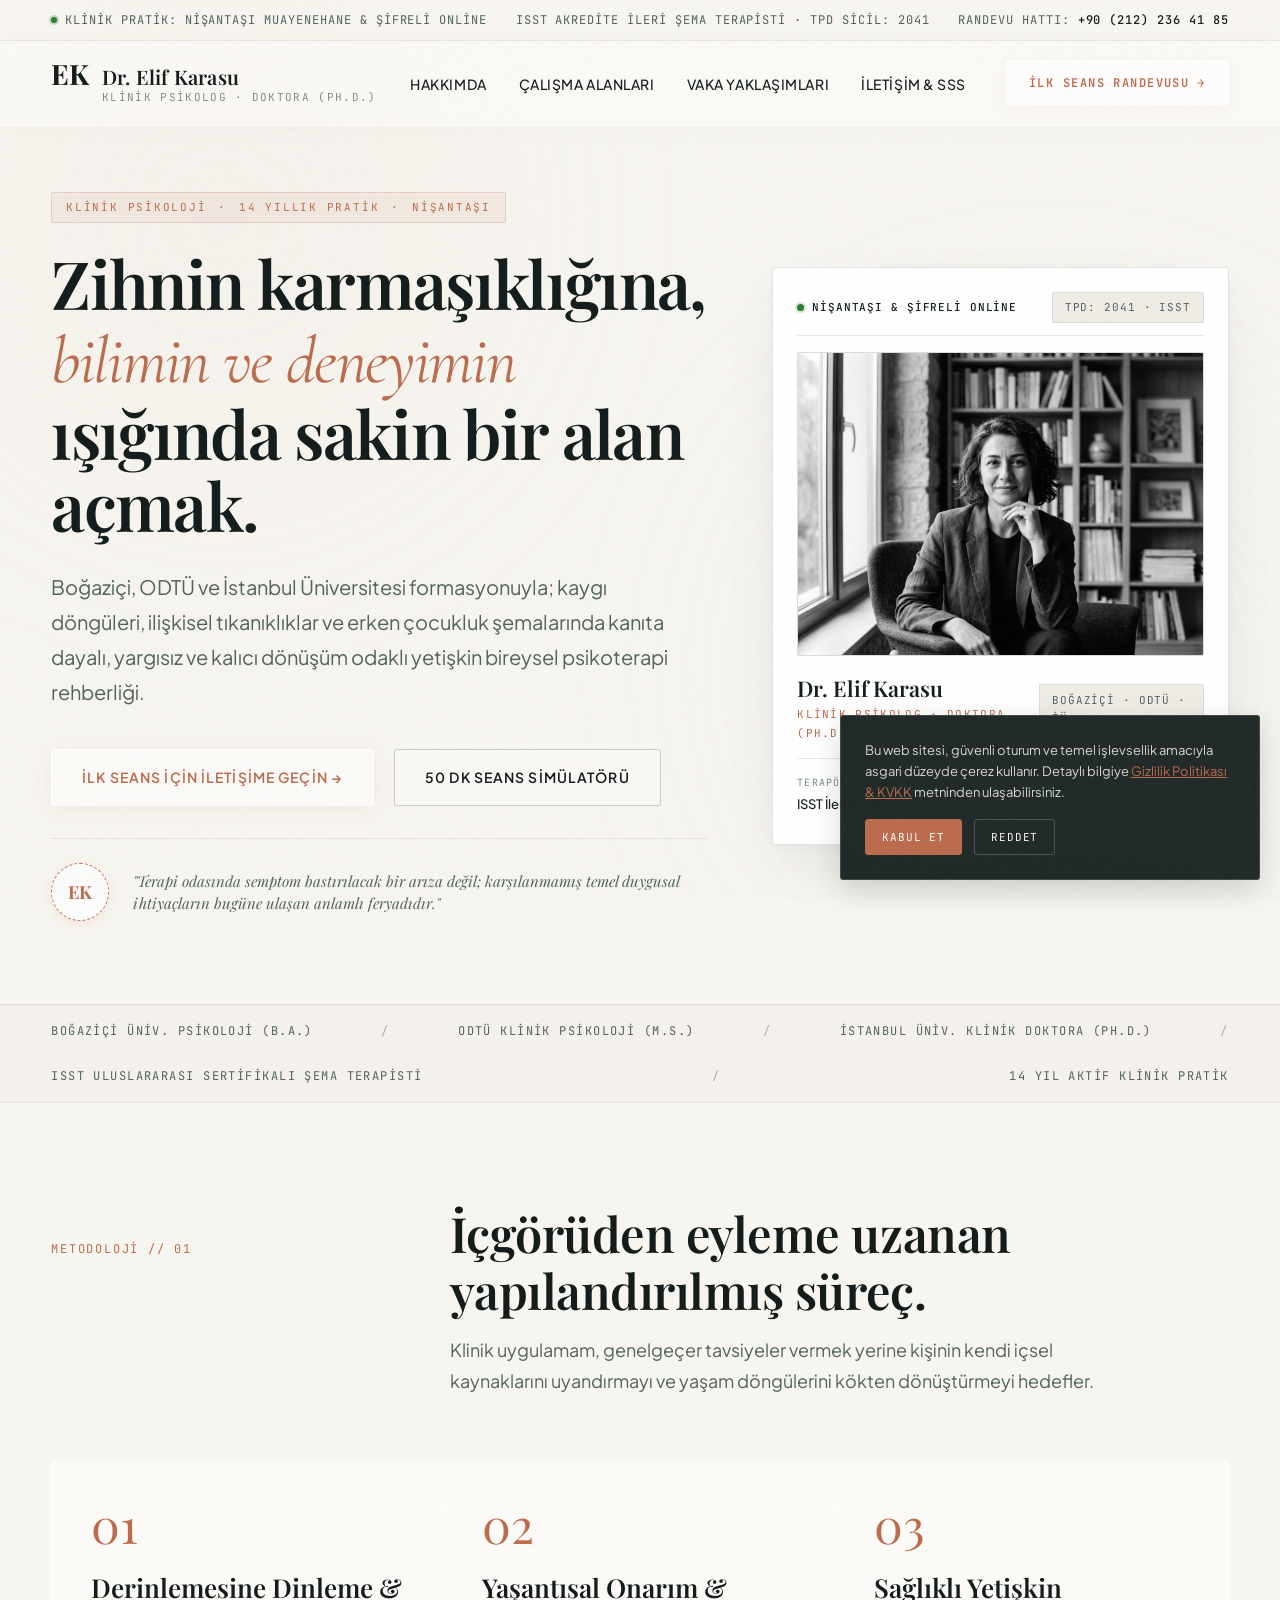
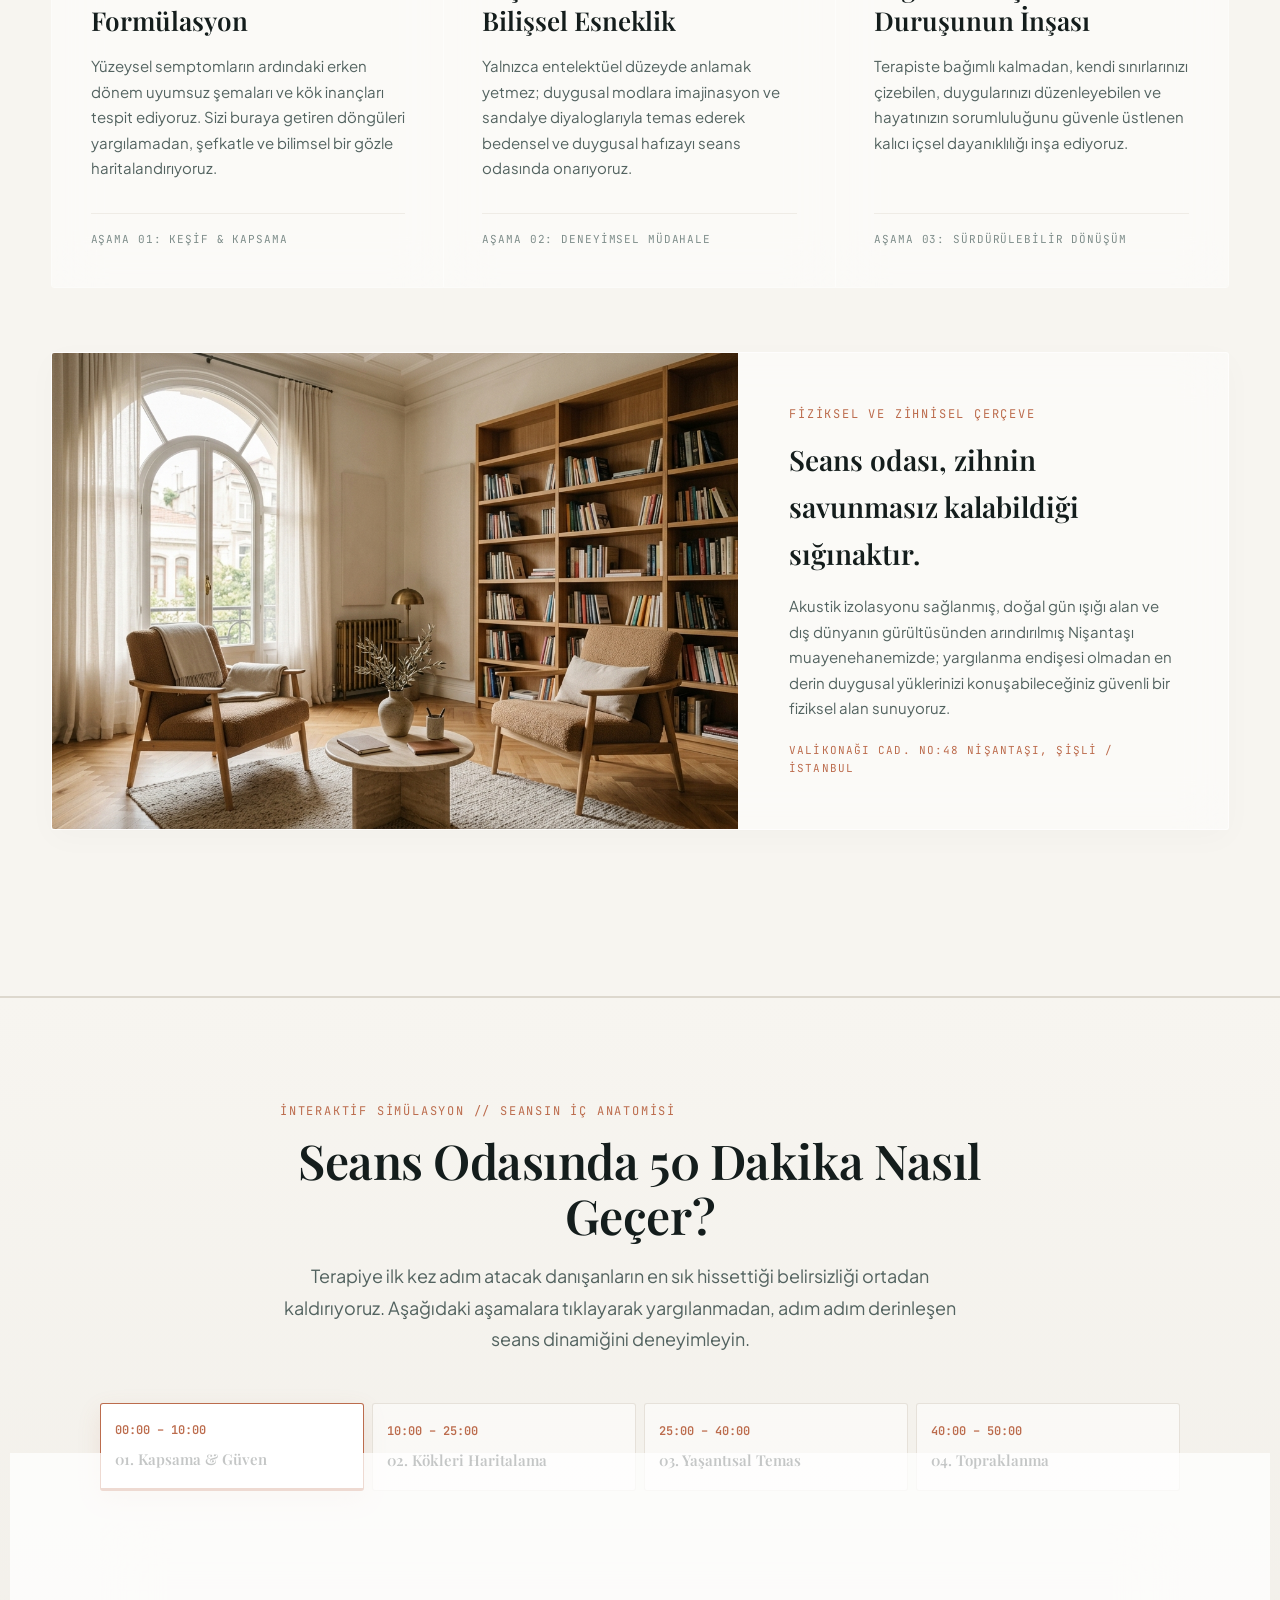
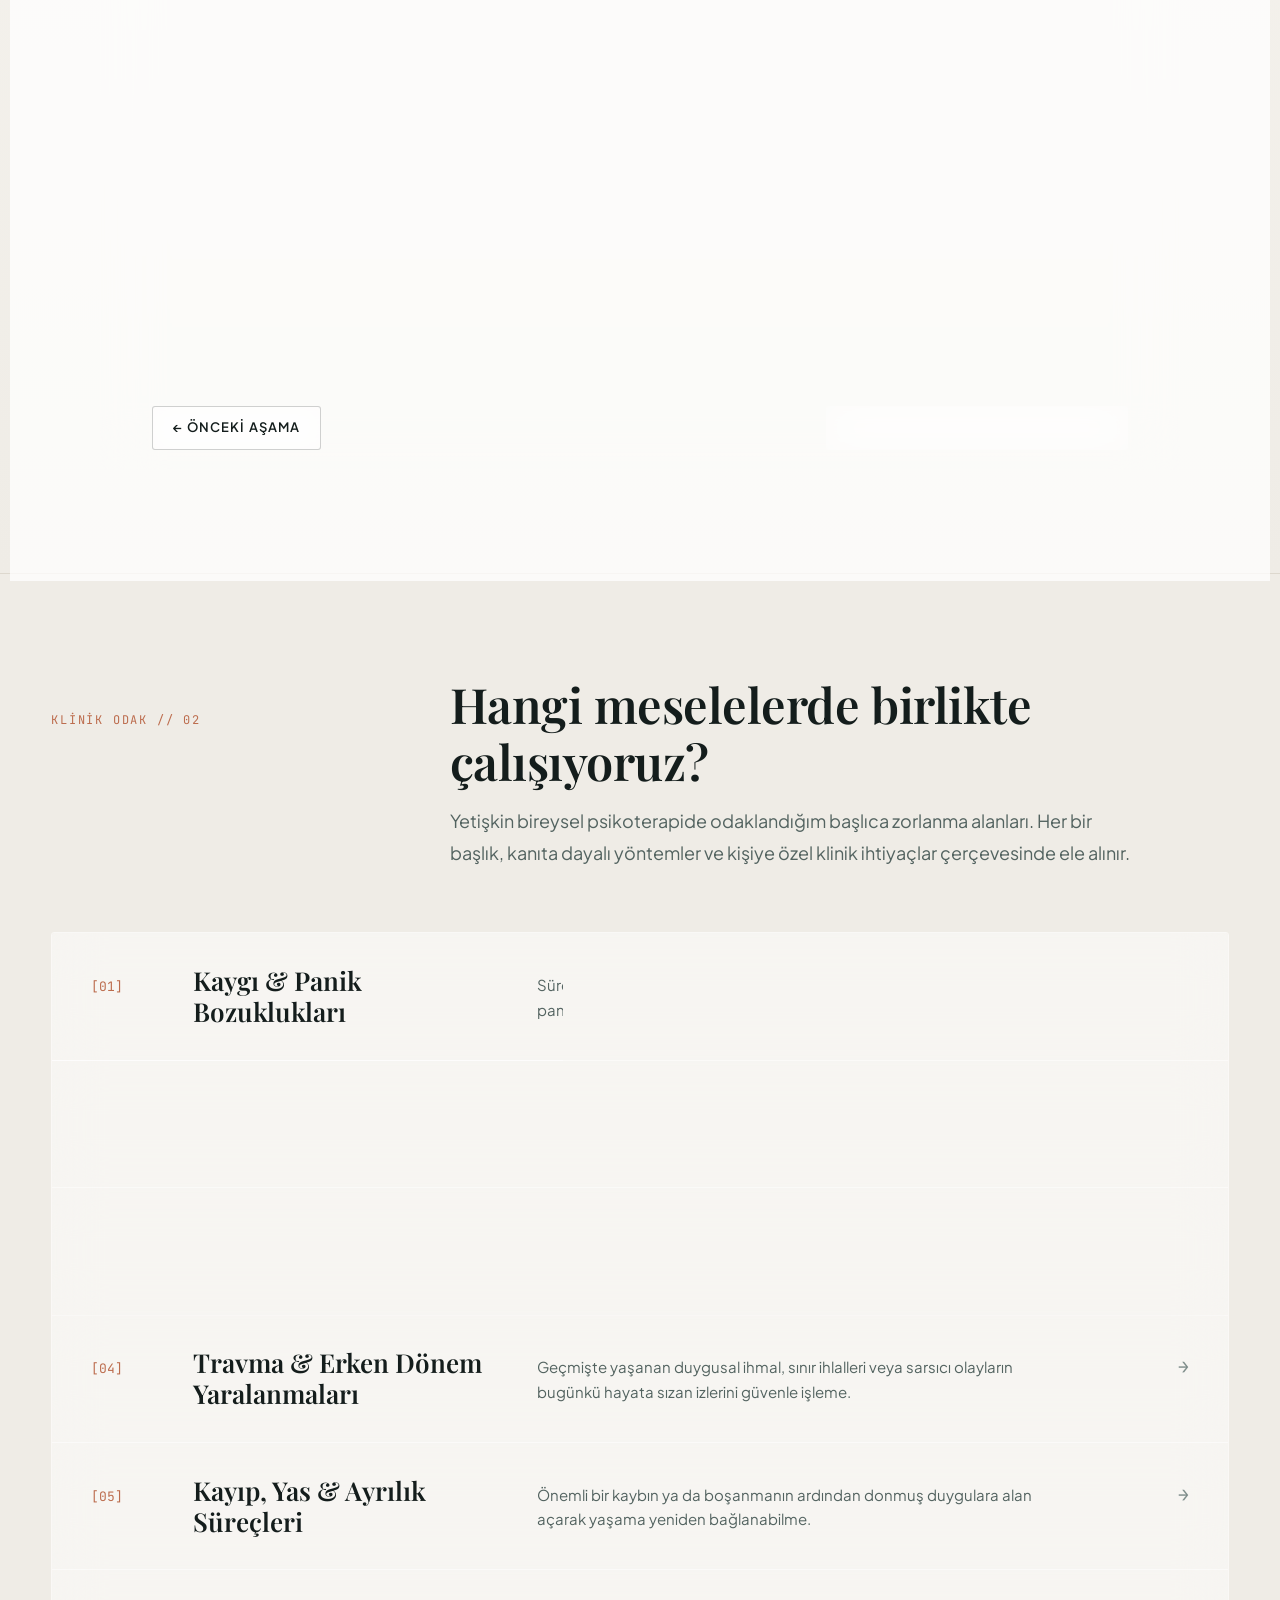
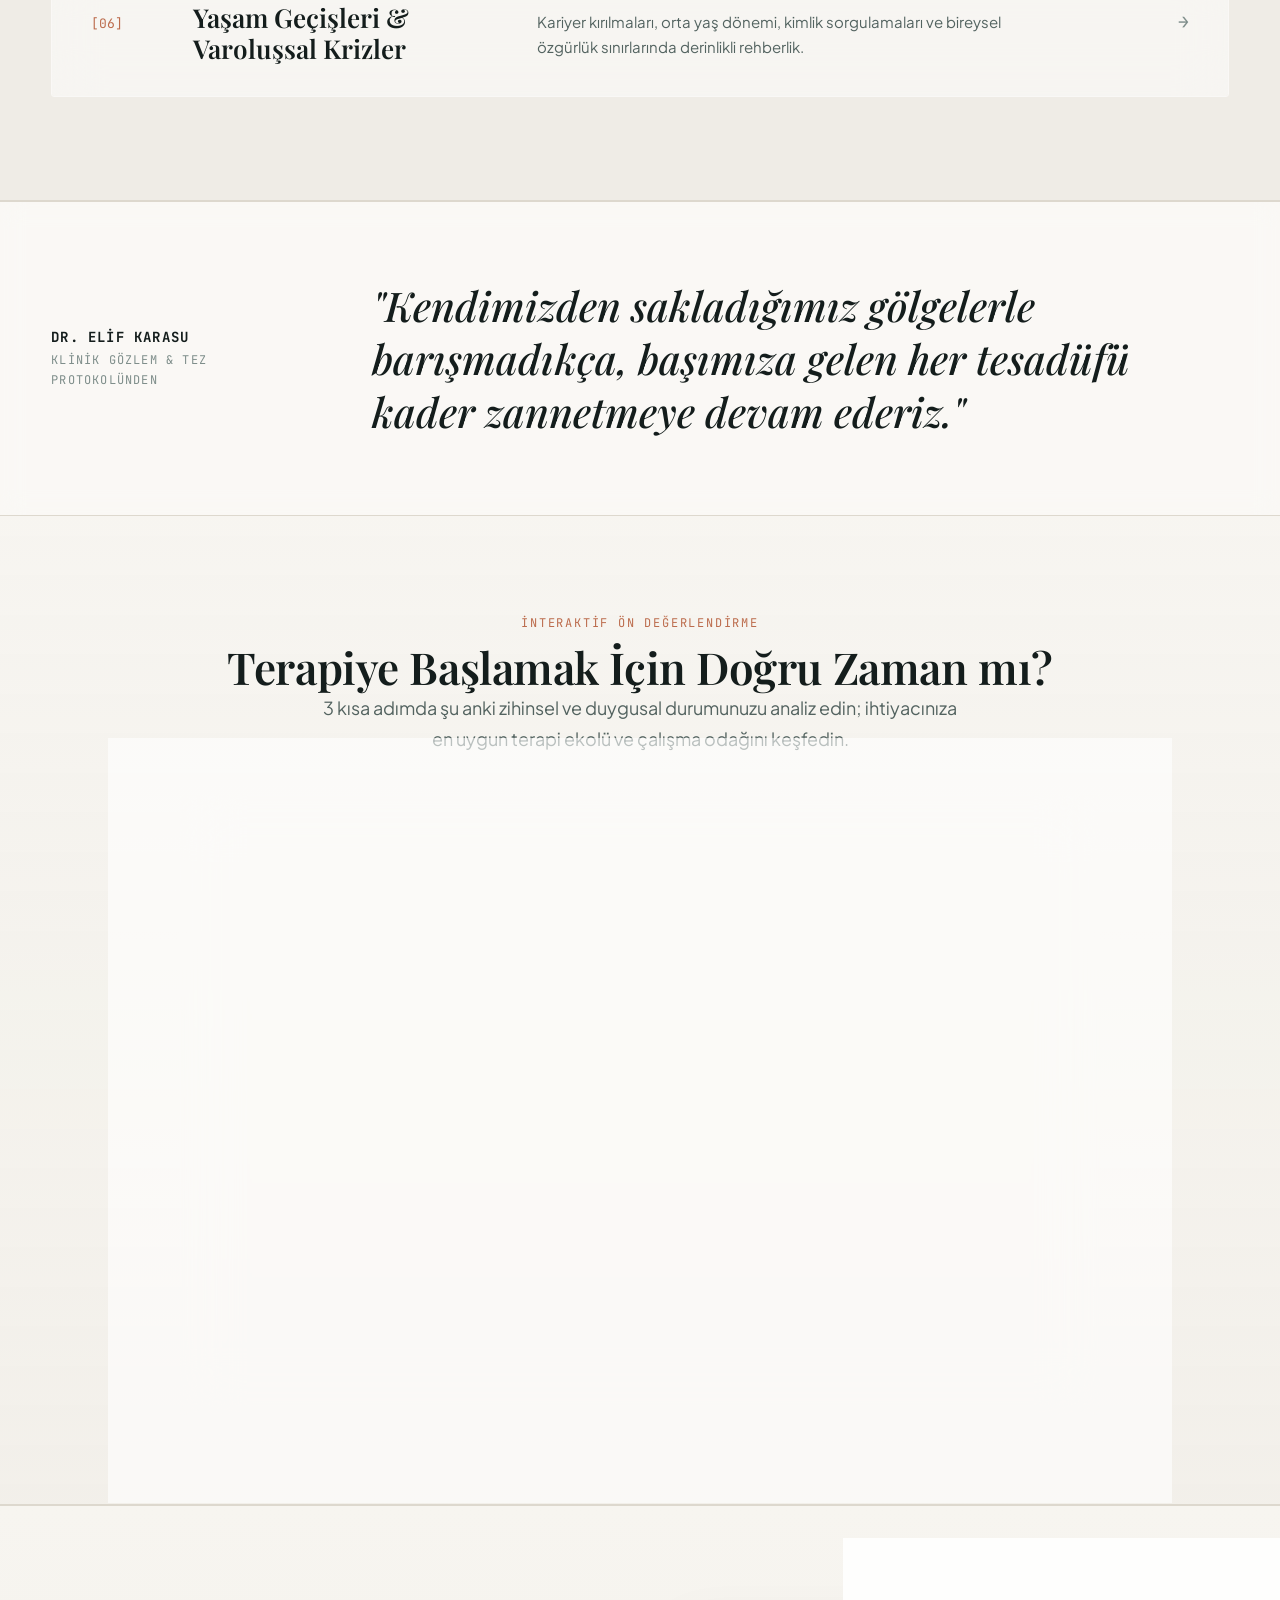
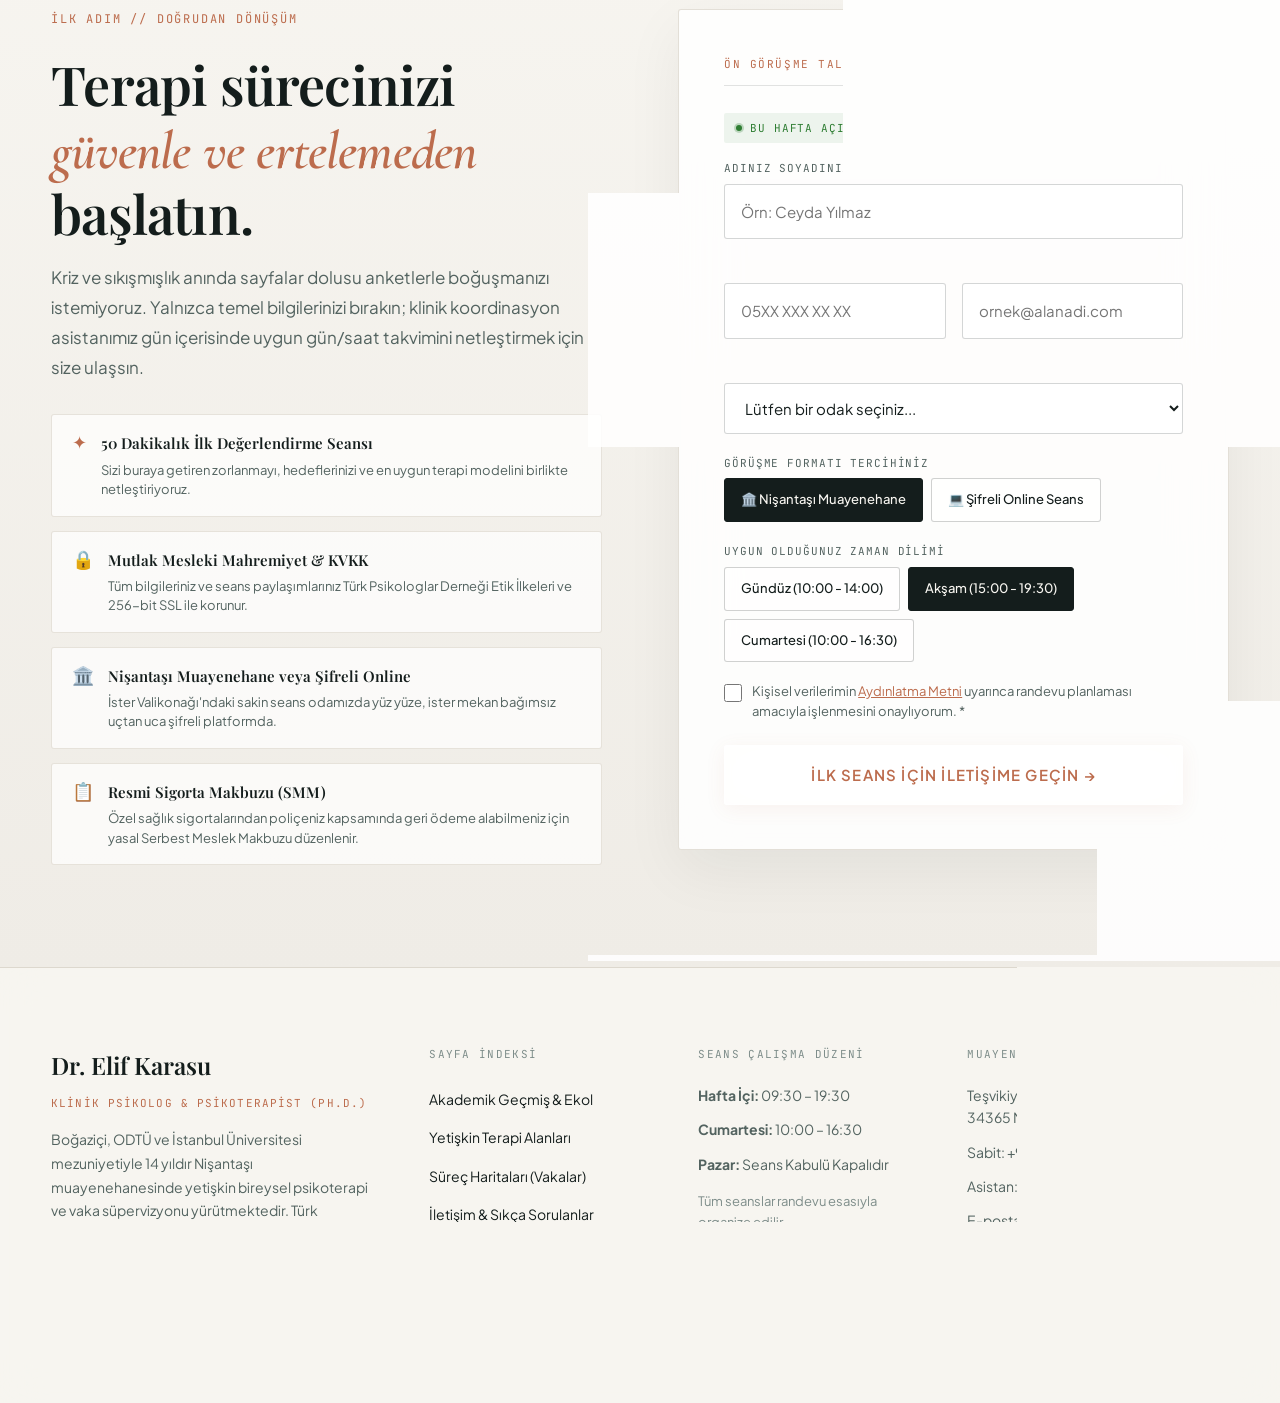
<file: index.html>
<!DOCTYPE html>
<html lang="tr">
<head>
  <meta charset="UTF-8">
  <meta name="viewport" content="width=device-width, initial-scale=1.0">
  <meta http-equiv="X-Content-Type-Options" content="nosniff">
  <meta http-equiv="X-Frame-Options" content="DENY">
  <meta name="referrer" content="strict-origin-when-cross-origin">
  
  <title>Dr. Elif Karasu | Kıdemli Klinik Psikolog & Şema Terapisti — Nişantaşı, İstanbul</title>
  <meta name="description" content="Kıdemli Klinik Psikolog Dr. Elif Karasu (Ph.D.). 14 yıllık klinik tecrübe, Boğaziçi-ODTÜ-İÜ akademik geçmişi ve ISST akreditasyonu ile Nişantaşı'nda yetişkin bireysel psikoterapi.">
  <link rel="canonical" href="https://www.elifkarasu.com/index.html">
  
  <!-- Open Graph / Meta -->
  <meta property="og:type" content="website">
  <meta property="og:title" content="Dr. Elif Karasu | Kıdemli Klinik Psikolog — Bireysel Psikoterapi">
  <meta property="og:description" content="Zihnin karmaşıklığına bilimin ve klinik deneyimin ışığında sakin, etik ve dönüştürücü bir alan açmak.">
  <meta property="og:url" content="https://www.elifkarasu.com/index.html">
  <meta property="og:locale" content="tr_TR">
  <meta property="og:site_name" content="Dr. Elif Karasu - Klinik Psikolog">
  
  <link rel="icon" type="image/svg+xml" href="favicon.svg">
  <link rel="manifest" href="site.webmanifest">
  
  <!-- Fonts & Stylesheet -->
  <link rel="preconnect" href="https://fonts.googleapis.com">
  <link rel="preconnect" href="https://fonts.gstatic.com" crossorigin>
  <link rel="stylesheet" href="css/style.css">
  
  <!-- Structured Data JSON-LD (MedicalBusiness) -->
  <script type="application/ld+json">
  {
    "@context": "https://schema.org",
    "@type": "MedicalBusiness",
    "name": "Dr. Elif Karasu — Klinik Psikoloji & Psikoterapi",
    "image": "https://www.elifkarasu.com/favicon.svg",
    "description": "Kıdemli Klinik Psikolog Dr. Elif Karasu, 14 yıllık klinik deneyimiyle Nişantaşı muayenehanesinde yetişkin bireysel psikoterapi ve Şema Terapi seansları yürütmektedir.",
    "url": "https://www.elifkarasu.com/index.html",
    "telephone": "+902122364185",
    "email": "iletisim@elifkarasu.com",
    "address": {
      "@type": "PostalAddress",
      "streetAddress": "Teşvikiye Cad. Belkıs Apt. No: 28/4",
      "addressLocality": "Nişantaşı, Şişli",
      "addressRegion": "İstanbul",
      "postalCode": "34365",
      "addressCountry": "TR"
    },
    "geo": {
      "@type": "GeoCoordinates",
      "latitude": 41.0504,
      "longitude": 28.9942
    },
    "openingHoursSpecification": [
      {
        "@type": "OpeningHoursSpecification",
        "dayOfWeek": ["Monday", "Tuesday", "Wednesday", "Thursday", "Friday"],
        "opens": "09:30",
        "closes": "19:30"
      },
      {
        "@type": "OpeningHoursSpecification",
        "dayOfWeek": ["Saturday"],
        "opens": "10:00",
        "closes": "16:30"
      }
    ],
    "priceRange": "₺₺₺",
    "medicalSpecialty": "Psychology"
  }
  </script>
  <script>
    try {
      if (sessionStorage.getItem("splash_shown_v1") === "true" || window.matchMedia("(prefers-reduced-motion: reduce)").matches) {
        document.documentElement.classList.add("splash-skip");
      }
    } catch (e) {}
  </script>
</head>
<body>
  <!-- EDITORIAL SPLASH SCREEN (ÖN YÜKLEME EKRANI) - CINEMATIC -->
  <div id="splash-screen" class="splash-screen" aria-hidden="true">
    <button type="button" class="splash-skip-btn" id="splash-skip-btn" aria-label="Giriş ekranını geç">
      <span>Atla</span>
      <kbd>ESC</kbd>
    </button>
    <div class="splash-inner">
      <div class="splash-emblem">
        <div class="splash-emblem-ring"></div>
        <span class="splash-emblem-text">EK</span>
      </div>
      <span class="splash-kicker">KLİNİK PSİKOLOJİ · İSTANBUL</span>
      <h2 class="splash-motto">zihnin sakin alanı&hellip;</h2>
      <span class="splash-author">Dr. Elif Karasu · Ph.D.</span>
      
      <div class="splash-progress-track" aria-hidden="true">
        <div class="splash-progress-bar"></div>
      </div>
      <div class="splash-counter-label" id="splash-counter">00%</div>
    </div>
  </div>

  <!-- AMBIENT GLOW (DERİNLİK IŞIKLARI) -->
  <div class="ambient-glow" aria-hidden="true">
    <div class="ambient-glow__light-1"></div>
    <div class="ambient-glow__light-2"></div>
  </div>
  <a href="#main-content" class="skip-link">Doğrudan ana içeriğe geç</a>
  <div class="nav-overlay" id="nav-overlay"></div>

  <!-- TOP RUNNING MASTHEAD BAR -->
  <aside class="top-meta-bar" aria-label="Klinik çalışma durumu ve lokasyon">
    <div class="container top-meta-inner">
      <div class="meta-status">
        <span class="status-dot"></span>
        <span>Klinik Pratik: Nişantaşı Muayenehane & Şifreli Online</span>
      </div>
      <div>
        <span>ISST Akredite İleri Şema Terapisti · TPD Sicil: 2041</span>
      </div>
      <div>
        <span>Randevu Hattı: <a href="tel:+902122364185" style="color: var(--text-main); font-weight: 500;">+90 (212) 236 41 85</a></span>
      </div>
    </div>
  </aside>

  <!-- MAIN EDITORIAL HEADER -->
  <header class="site-header" id="site-header">
    <div class="container header-inner">
      <a href="index.html" class="logo-lockup" aria-label="Ana Sayfa — Dr. Elif Karasu">
        <span class="logo-monogram">EK</span>
        <div class="logo-titles">
          <span class="logo-name">Dr. Elif Karasu</span>
          <span class="logo-sub">Klinik Psikolog · Doktora (Ph.D.)</span>
        </div>
      </a>

      <nav class="main-nav" id="main-nav" aria-label="Ana menü navigasyonu">
        <ul class="nav-links">
          <li><a href="hakkimda.html" class="nav-link">Hakkımda</a></li>
          <li><a href="calisma-alanlari.html" class="nav-link">Çalışma Alanları</a></li>
          <li><a href="vaka-yaklasimlari.html" class="nav-link">Vaka Yaklaşımları</a></li>
          <li><a href="iletisim.html" class="nav-link">İletişim & SSS</a></li>
        </ul>

        <a href="#ilk-seans" class="nav-cta">
          <span>İlk Seans Randevusu</span>
          <span aria-hidden="true">→</span>
        </a>
      </nav>

      <button class="menu-toggle" id="menu-toggle" aria-expanded="false" aria-controls="main-nav" aria-label="Navigasyon menüsünü aç">
        <span></span>
        <span></span>
        <span></span>
      </button>
    </div>
  </header>

  <main id="main-content" role="main">
    <!-- HERO: LUXURY EDITORIAL ART DIRECTION & ASYMMETRIC SPREAD -->
    <section class="hero-editorial--luxury">
      <div class="container">
        <div class="hero-spread-grid">
          <!-- Sol Kolon: Editoryal Tipografi ve Bildiri -->
          <div class="hero-content">
            <div class="hero-editorial-badge">
              <span>KLİNİK PSİKOLOJİ</span>
              <span>·</span>
              <span>14 YILLIK PRATİK</span>
              <span>·</span>
              <span>NİŞANTAŞI</span>
            </div>
            <h1 class="hero-headline--massive">
              Zihnin karmaşıklığına, <em>bilimin ve deneyimin</em> ışığında sakin bir alan açmak.
            </h1>
            <p class="hero-lead">
              Boğaziçi, ODTÜ ve İstanbul Üniversitesi formasyonuyla; kaygı döngüleri, ilişkisel tıkanıklıklar ve erken çocukluk şemalarında kanıta dayalı, yargısız ve kalıcı dönüşüm odaklı yetişkin bireysel psikoterapi rehberliği.
            </p>
            <div class="hero-action-group">
              <a href="#ilk-seans" class="btn btn-primary">İlk Seans İçin İletişime Geçin →</a>
              <a href="#seans-deneyimi" class="btn btn-secondary">50 Dk Seans Simülatörü</a>
            </div>

            <!-- Signature Quote Box with Seal -->
            <div class="hero-quote-signature">
              <div class="signature-seal" aria-hidden="true">EK</div>
              <p class="signature-text">
                "Terapi odasında semptom bastırılacak bir arıza değil; karşılanmamış temel duygusal ihtiyaçların bugüne ulaşan anlamlı feryadıdır."
              </p>
            </div>
          </div>

          <!-- Sağ Kolon: Exhibition-Grade Portrait Presentation (100% Okunabilir & Taşmasız) -->
          <div class="portrait-presentation-col">
            <div class="portrait-exhibition-frame">
              <div class="portrait-frame-topbar">
                <div class="status-indicator-inline">
                  <span class="pulse-indicator"></span>
                  <span>Nişantaşı & Şifreli Online</span>
                </div>
                <span class="portrait-degree-pill">TPD: 2041 · ISST</span>
              </div>

              <div class="portrait-img-wrap">
                <img src="assets/images/dr-elif-karasu.jpg" alt="Dr. Elif Karasu — Klinik Psikolog Portresi" width="480" height="580" loading="eager">
              </div>

              <div class="portrait-exhibition-meta">
                <div>
                  <h2 class="portrait-exhibition-title">Dr. Elif Karasu</h2>
                  <p class="portrait-exhibition-sub">Klinik Psikolog · Doktora (Ph.D.)</p>
                </div>
                <div class="portrait-degree-pill">
                  Boğaziçi · ODTÜ · İÜ
                </div>
              </div>

              <div class="portrait-specs-compact">
                <div class="spec-compact-item">
                  <span class="spec-c-label">TERAPÖTİK EKOL</span>
                  <span class="spec-c-val">ISST İleri Şema & BDT</span>
                </div>
                <div class="spec-compact-item">
                  <span class="spec-c-label">SEANS SÜRESİ</span>
                  <span class="spec-c-val">50 Dk · Bireysel Seans</span>
                </div>
              </div>
            </div>
          </div>
        </div>
      </div>
    </section>

    <!-- CREDENTIALS TICKER -->
    <section class="credentials-bar" aria-label="Akademik sertifikasyonlar">
      <div class="container">
        <div class="credentials-list">
          <div class="cred-item">Boğaziçi Üniv. Psikoloji (B.A.)</div>
          <span class="cred-sep">/</span>
          <div class="cred-item">ODTÜ Klinik Psikoloji (M.S.)</div>
          <span class="cred-sep">/</span>
          <div class="cred-item">İstanbul Üniv. Klinik Doktora (Ph.D.)</div>
          <span class="cred-sep">/</span>
          <div class="cred-item">ISST Uluslararası Sertifikalı Şema Terapisti</div>
          <span class="cred-sep">/</span>
          <div class="cred-item">14 Yıl Aktif Klinik Pratik</div>
        </div>
      </div>
    </section>

    <!-- 02. SECTION: KLİNİK YAKLAŞIMIN ÜÇ SACAYAĞI -->
    <section class="editorial-section">
      <div class="container">
        <div class="section-head-split">
          <div class="section-tag">METODOLOJİ // 01</div>
          <div>
            <h2 class="section-title-serif">İçgörüden eyleme uzanan yapılandırılmış süreç.</h2>
            <p class="section-desc-lead">
              Klinik uygulamam, genelgeçer tavsiyeler vermek yerine kişinin kendi içsel kaynaklarını uyandırmayı ve yaşam döngülerini kökten dönüştürmeyi hedefler.
            </p>
          </div>
        </div>

        <div class="approach-matrix">
          <article class="matrix-col fade-in delay-1">
            <div>
              <div class="matrix-num">01</div>
              <h3 class="matrix-title">Derinlemesine Dinleme & Formülasyon</h3>
              <p class="matrix-body">
                Yüzeysel semptomların ardındaki erken dönem uyumsuz şemaları ve kök inançları tespit ediyoruz. Sizi buraya getiren döngüleri yargılamadan, şefkatle ve bilimsel bir gözle haritalandırıyoruz.
              </p>
            </div>
            <div class="matrix-footnote">AŞAMA 01: KEŞİF & KAPSAMA</div>
          </article>

          <article class="matrix-col fade-in delay-2">
            <div>
              <div class="matrix-num">02</div>
              <h3 class="matrix-title">Yaşantısal Onarım & Bilişsel Esneklik</h3>
              <p class="matrix-body">
                Yalnızca entelektüel düzeyde anlamak yetmez; duygusal modlara imajinasyon ve sandalye diyaloglarıyla temas ederek bedensel ve duygusal hafızayı seans odasında onarıyoruz.
              </p>
            </div>
            <div class="matrix-footnote">AŞAMA 02: DENEYİMSEL MÜDAHALE</div>
          </article>

          <article class="matrix-col fade-in delay-3">
            <div>
              <div class="matrix-num">03</div>
              <h3 class="matrix-title">Sağlıklı Yetişkin Duruşunun İnşası</h3>
              <p class="matrix-body">
                Terapiste bağımlı kalmadan, kendi sınırlarınızı çizebilen, duygularınızı düzenleyebilen ve hayatınızın sorumluluğunu güvenle üstlenen kalıcı içsel dayanıklılığı inşa ediyoruz.
              </p>
            </div>
            <div class="matrix-footnote">AŞAMA 03: SÜRDÜRÜLEBİLİR DÖNÜŞÜM</div>
          </article>
        </div>

        <!-- KLİNİK ÇALIŞMA MEKANI: NİŞANTAŞI MUAYENEHANE -->
        <div class="room-feature-banner">
          <div class="room-feature-grid">
            <img src="assets/images/nisantasi-klinik-oda.jpg" alt="Nişantaşı Klinik Terapi Odası — Huzurlu, Akustik İzolasyonlu Danışan Alanı" class="room-feature-img" loading="lazy" width="700" height="480">
            <div class="room-feature-text">
              <div class="section-tag" style="margin-bottom: 0.75rem;">FİZİKSEL VE ZİHNİSEL ÇERÇEVE</div>
              <h3 style="font-family: var(--font-serif); font-size: 1.75rem; margin-bottom: 1rem; color: var(--text-main); font-weight: 600;">Seans odası, zihnin savunmasız kalabildiği sığınaktır.</h3>
              <p style="font-size: 0.9375rem; line-height: 1.7; color: var(--text-muted); margin-bottom: 1.25rem;">
                Akustik izolasyonu sağlanmış, doğal gün ışığı alan ve dış dünyanın gürültüsünden arındırılmış Nişantaşı muayenehanemizde; yargılanma endişesi olmadan en derin duygusal yüklerinizi konuşabileceğiniz güvenli bir fiziksel alan sunuyoruz.
              </p>
              <div style="font-family: var(--font-mono); font-size: 0.6875rem; letter-spacing: 0.1em; color: var(--accent); text-transform: uppercase;">
                Valikonağı Cad. No:48 Nişantaşı, Şişli / İstanbul
              </div>
            </div>
          </div>
        </div>
      </div>
    </section>

    <!-- 03. SECTION: 50 DAKİKALIK SEANS DENEYİMİ SİMÜLATÖRÜ -->
    <section class="session-simulator-section" id="seans-deneyimi">
      <div class="container">
        <div class="sim-container">
          <div class="sim-header">
            <div class="section-tag" style="margin-bottom: 0.75rem;">İNTERAKTİF SİMÜLASYON // SEANSIN İÇ ANATOMİSİ</div>
            <h2 class="section-title-serif" style="font-size: clamp(2.125rem, 3.8vw, 3rem); margin-bottom: 1rem;">Seans Odasında 50 Dakika Nasıl Geçer?</h2>
            <p class="section-desc-lead">
              Terapiye ilk kez adım atacak danışanların en sık hissettiği belirsizliği ortadan kaldırıyoruz. Aşağıdaki aşamalara tıklayarak yargılanmadan, adım adım derinleşen seans dinamiğini deneyimleyin.
            </p>
          </div>

          <!-- Time Tabs -->
          <div class="sim-nav" role="tablist" aria-label="Seans aşamaları navigasyonu">
            <button type="button" class="sim-nav-btn active" role="tab" aria-selected="true">
              <span class="sim-nav-time">00:00 – 10:00</span>
              <span class="sim-nav-label">01. Kapsama & Güven</span>
            </button>
            <button type="button" class="sim-nav-btn" role="tab" aria-selected="false">
              <span class="sim-nav-time">10:00 – 25:00</span>
              <span class="sim-nav-label">02. Kökleri Haritalama</span>
            </button>
            <button type="button" class="sim-nav-btn" role="tab" aria-selected="false">
              <span class="sim-nav-time">25:00 – 40:00</span>
              <span class="sim-nav-label">03. Yaşantısal Temas</span>
            </button>
            <button type="button" class="sim-nav-btn" role="tab" aria-selected="false">
              <span class="sim-nav-time">40:00 – 50:00</span>
              <span class="sim-nav-label">04. Topraklanma</span>
            </button>
          </div>

          <!-- Active Viewport Card -->
          <div class="sim-viewport-card">
            <div class="sim-viewport-grid">
              <!-- Sol Sütun: Süreç ve Rol Tanımları -->
              <div class="sim-viewport-left">
                <div>
                  <div class="sim-minute-badge">00:00 – 10:00 · AŞAMA 01</div>
                  <h3 class="sim-stage-title">Kapsama & Güvenli Alanın Kurulması</h3>
                  <p class="sim-stage-desc">
                    Seans kapısı kapanır, dış dünyanın hızı ve gürültüsü kapının ardında bırakılır. Yargılanma korkusu olmadan, terapist ile danışan arasında 'kapsayıcı ve etik sınırları net' bir güven bağı tesis edilir.
                  </p>
                </div>
                <div class="sim-role-tags">
                  <span class="sim-role-tag">Akustik Yalıtım</span>
                  <span class="sim-role-tag">Telefonlar Sessizde</span>
                  <span class="sim-role-tag">Çerçeve Sözleşmesi</span>
                </div>
              </div>

              <!-- Sağ Sütun: Odadaki Diyalog ve Not -->
              <div class="sim-viewport-right">
                <div class="sim-dialogue-box">
                  <div class="sim-dialogue-kicker">İLK ANIN KLİNİK PSİKOLOJİSİ</div>
                  <blockquote class="sim-dialogue-quote">
                    «Bugün buraya gelirken içinizdeki hangi parça en çok duyulmak ve yükünü indirmek istedi?»
                  </blockquote>
                </div>
                <p class="sim-clinician-note">
                  Dr. Elif Karasu Gözlemi: Danışanın ilk dakikalarda hissettiği kaygı son derece doğaldır. Bu aşamada asla aceleci sorular sorulmaz; zihnin kendi ritminde açılmasına saygı gösterilir.
                </p>
              </div>
            </div>

            <!-- Kontrol Butonları -->
            <div class="sim-controls-row">
              <button type="button" id="sim-prev-btn" class="btn btn-secondary" style="min-height: 44px; padding: 0.5rem 1.25rem; font-size: 0.8125rem;" disabled>
                ← Önceki Aşama
              </button>
              <button type="button" id="sim-next-btn" class="btn btn-primary" style="min-height: 44px; padding: 0.5rem 1.5rem; font-size: 0.8125rem;">
                Sonraki Aşama (10:00) →
              </button>
            </div>
          </div>
        </div>
      </div>
    </section>

    <!-- 04. SECTION: ÇALIŞMA ALANLARI EDİTORYAL İNDEKSİ -->
    <section class="editorial-section" style="background-color: var(--bg-subtle);">
      <div class="container">
        <div class="section-head-split">
          <div class="section-tag">KLİNİK ODAK // 02</div>
          <div>
            <h2 class="section-title-serif">Hangi meselelerde birlikte çalışıyoruz?</h2>
            <p class="section-desc-lead">
              Yetişkin bireysel psikoterapide odaklandığım başlıca zorlanma alanları. Her bir başlık, kanıta dayalı yöntemler ve kişiye özel klinik ihtiyaçlar çerçevesinde ele alınır.
            </p>
          </div>
        </div>

        <div class="areas-directory">
          <a href="calisma-alanlari.html#kaygi" class="area-row">
            <span class="area-index">[01]</span>
            <h3 class="area-name">Kaygı & Panik Bozuklukları</h3>
            <p class="area-desc">Sürekli felaket beklentisi, performans endişesi, agorafobi ve bedensel panik belirtilerini anlamlandırma ve yatıştırma.</p>
            <span class="area-arrow">→</span>
          </a>

          <a href="calisma-alanlari.html#depresyon" class="area-row">
            <span class="area-index">[02]</span>
            <h3 class="area-name">Depresyon & Kronik Tükenmişlik</h3>
            <p class="area-desc">Hayattan keyif alamama, kronik yorgunluk, anlamsızlık hissi ve mesleki tükenmişlik döngülerini kırma.</p>
            <span class="area-arrow">→</span>
          </a>

          <a href="calisma-alanlari.html#iliski" class="area-row">
            <span class="area-index">[03]</span>
            <h3 class="area-name">İlişki Dinamikleri & Şemalar</h3>
            <p class="area-desc">Terk edilme korkusu, duygusal yoksunluk, aşırı fedakarlık ve tekrarlayan yıkıcı ilişki kalıplarını dönüştürme.</p>
            <span class="area-arrow">→</span>
          </a>

          <a href="calisma-alanlari.html#travma" class="area-row">
            <span class="area-index">[04]</span>
            <h3 class="area-name">Travma & Erken Dönem Yaralanmaları</h3>
            <p class="area-desc">Geçmişte yaşanan duygusal ihmal, sınır ihlalleri veya sarsıcı olayların bugünkü hayata sızan izlerini güvenle işleme.</p>
            <span class="area-arrow">→</span>
          </a>

          <a href="calisma-alanlari.html#yas" class="area-row">
            <span class="area-index">[05]</span>
            <h3 class="area-name">Kayıp, Yas & Ayrılık Süreçleri</h3>
            <p class="area-desc">Önemli bir kaybın ya da boşanmanın ardından donmuş duygulara alan açarak yaşama yeniden bağlanabilme.</p>
            <span class="area-arrow">→</span>
          </a>

          <a href="calisma-alanlari.html#varolus" class="area-row">
            <span class="area-index">[06]</span>
            <h3 class="area-name">Yaşam Geçişleri & Varoluşsal Krizler</h3>
            <p class="area-desc">Kariyer kırılmaları, orta yaş dönemi, kimlik sorgulamaları ve bireysel özgürlük sınırlarında derinlikli rehberlik.</p>
            <span class="area-arrow">→</span>
          </a>
        </div>
      </div>
    </section>

    <!-- 04. SECTION: EDITORIAL PULL QUOTE SPREAD -->
    <section class="quote-spread">
      <div class="container">
        <div class="quote-inner">
          <div class="quote-citation">
            <strong>DR. ELİF KARASU</strong>
            <span>KLİNİK GÖZLEM & TEZ PROTOKOLÜNDEN</span>
          </div>
          <blockquote class="quote-text-large">
            "Kendimizden sakladığımız gölgelerle barışmadıkça, başımıza gelen her tesadüfü kader zannetmeye devam ederiz."
          </blockquote>
        </div>
      </div>
    </section>

    <!-- 05. SECTION: KLİNİK DEĞERLENDİRME VE HAZIRLIK TESTİ (CRO) -->
    <section class="assessment-section" id="klinik-test">
      <div class="container">
        <div class="assessment-container">
          <div style="text-align: center; margin-bottom: 2.5rem;">
            <span class="section-tag" style="display: inline-block; margin-bottom: 0.5rem;">İNTERAKTİF ÖN DEĞERLENDİRME</span>
            <h2 class="section-title-serif" style="font-size: clamp(2rem, 3.5vw, 2.75rem);">Terapiye Başlamak İçin Doğru Zaman mı?</h2>
            <p class="section-desc-lead" style="max-width: 640px; margin: 0 auto;">
              3 kısa adımda şu anki zihinsel ve duygusal durumunuzu analiz edin; ihtiyacınıza en uygun terapi ekolü ve çalışma odağını keşfedin.
            </p>
          </div>

          <div class="assessment-card" id="clinical-assessment">
            <div class="assessment-progress-bar" aria-hidden="true">
              <div class="progress-pill active"></div>
              <div class="progress-pill"></div>
              <div class="progress-pill"></div>
            </div>

            <!-- Adım 1 -->
            <div class="assessment-step active" data-step-index="1">
              <div class="assessment-question-kicker">ADIM 1 / 3 · MEVCUT BELİRTİ VE ZORLANMA</div>
              <h3 class="assessment-question">Son dönemde zihninizi en çok hangi durum meşgul ediyor veya tüketiyor?</h3>
              <div class="assessment-options-grid">
                <button type="button" class="assessment-option-btn" data-step="1" data-value="kaygi" data-category="Kaygı & Panik Bozukluk">
                  <span>Sürekli kötü bir şey olacak hissi, nefes darlığı, çarpıntı veya kontrolü kaybetme korkusu.</span>
                  <span aria-hidden="true">→</span>
                </button>
                <button type="button" class="assessment-option-btn" data-step="1" data-value="depresyon" data-category="Depresyon & Tükenmişlik">
                  <span>Sabahları uyanmakta zorlanma, hiçbir şeyden keyif alamama, derin anlamsızlık ve yorgunluk.</span>
                  <span aria-hidden="true">→</span>
                </button>
                <button type="button" class="assessment-option-btn" data-step="1" data-value="iliski" data-category="İlişki & Bağlanma Sorunları">
                  <span>İlişkilerde terk edilme kaygısı, sınır koyamama, aşırı fedakarlık ve hayır diyememe döngüsü.</span>
                  <span aria-hidden="true">→</span>
                </button>
                <button type="button" class="assessment-option-btn" data-step="1" data-value="travma" data-category="Geçmiş Yaşantılar & Travma">
                  <span>Geçmişte yaşanan kırıcı anıların, duygusal ihmalin veya beklenmedik kayıpların bugüne sızması.</span>
                  <span aria-hidden="true">→</span>
                </button>
              </div>
            </div>

            <!-- Adım 2 -->
            <div class="assessment-step" data-step-index="2">
              <div class="assessment-question-kicker">ADIM 2 / 3 · GÜNLÜK İŞLEVSELLİK</div>
              <h3 class="assessment-question">Bu durum iş, sosyal veya özel yaşamınızın akışını nasıl etkiliyor?</h3>
              <div class="assessment-options-grid">
                <button type="button" class="assessment-option-btn" data-step="2" data-value="yuksek">
                  <span>İşlerimi aksatmaya başladım, sorumluluklarımı yerine getirmekte ciddi şekilde zorlanıyorum.</span>
                  <span aria-hidden="true">→</span>
                </button>
                <button type="button" class="assessment-option-btn" data-step="2" data-value="orta">
                  <span>Dışarıdan idare ediyor gibi görünsem de içeride çok büyük bir zihinsel efor ve tükenmişlik yaşıyorum.</span>
                  <span aria-hidden="true">→</span>
                </button>
                <button type="button" class="assessment-option-btn" data-step="2" data-value="hafif">
                  <span>Belirli kriz anlarında veya belirli insanlarla karşılaştığımda tetiklenip kontrolü kaybediyorum.</span>
                  <span aria-hidden="true">→</span>
                </button>
              </div>
            </div>

            <!-- Adım 3 -->
            <div class="assessment-step" data-step-index="3">
              <div class="assessment-question-kicker">ADIM 3 / 3 · TERAPÖTİK BEKLENTİ</div>
              <h3 class="assessment-question">Psikoterapi sürecinden birincil beklentiniz nedir?</h3>
              <div class="assessment-options-grid">
                <button type="button" class="assessment-option-btn" data-step="3" data-value="beceri">
                  <span>Akut kriz anlarını yönetebileceğim bilimsel ve pratik regülasyon becerileri kazanmak.</span>
                  <span aria-hidden="true">→</span>
                </button>
                <button type="button" class="assessment-option-btn" data-step="3" data-value="koken">
                  <span>Bu kalıpların çocukluğumdaki ve erken dönemimdeki köklerini anlayıp içsel olarak onarmak.</span>
                  <span aria-hidden="true">→</span>
                </button>
                <button type="button" class="assessment-option-btn" data-step="3" data-value="karar">
                  <span>Önemli bir yaşam eşiğinde (ayrılık, kariyer değişimi, kayıp) netlik kazanıp sağlıklı kararlar almak.</span>
                  <span aria-hidden="true">→</span>
                </button>
              </div>
            </div>

            <!-- Sonuç Paneli -->
            <div class="assessment-result">
              <span class="result-badge">KİŞİYE ÖZEL FORMÜLASYON RAPORU</span>
              <h4 class="result-heading">Klinik Öneri: Kaygı & Panik Bozukluk</h4>
              <p class="result-text">
                Deneyimlediğiniz belirtiler, zihnin felaket senaryoları ve bedensel alarm sisteminin aşırı uyarılmasıyla ilişkili görünüyor.
              </p>
              <div style="display: flex; gap: 1rem; flex-wrap: wrap;">
                <button type="button" id="btn-prefill-booking" class="btn btn-primary">
                  Bu Odakla Ön Görüşme Formunu Otomatik Doldur →
                </button>
                <a href="tel:+902122364185" class="btn btn-secondary">
                  Doğrudan Asistanla Görüş
                </a>
              </div>
            </div>
          </div>
        </div>
      </div>
    </section>

    <!-- 06. SECTION: PRIMARY CRO — SÜRTÜNMESİZ DOĞRUDAN BAŞVURU KARTI -->
    <section class="booking-section" id="ilk-seans">
      <div class="container">
        <div class="booking-grid">
          <!-- Sol Açıklama -->
          <div>
            <div class="section-tag" style="color: var(--accent); margin-bottom: 1.5rem;">İLK ADIM // DOĞRUDAN DÖNÜŞÜM</div>
            <h2 class="booking-title">
              Terapi sürecinizi <em>güvenle ve ertelemeden</em> başlatın.
            </h2>
            <p class="booking-copy">
              Kriz ve sıkışmışlık anında sayfalar dolusu anketlerle boğuşmanızı istemiyoruz. Yalnızca temel bilgilerinizi bırakın; klinik koordinasyon asistanımız gün içerisinde uygun gün/saat takvimini netleştirmek için size ulaşsın.
            </p>

            <div class="booking-trust-list">
              <div class="booking-trust-card">
                <span class="booking-trust-icon" aria-hidden="true">✦</span>
                <div>
                  <h3 class="booking-trust-title">50 Dakikalık İlk Değerlendirme Seansı</h3>
                  <p class="booking-trust-desc">Sizi buraya getiren zorlanmayı, hedeflerinizi ve en uygun terapi modelini birlikte netleştiriyoruz.</p>
                </div>
              </div>

              <div class="booking-trust-card">
                <span class="booking-trust-icon" aria-hidden="true">🔒</span>
                <div>
                  <h3 class="booking-trust-title">Mutlak Mesleki Mahremiyet & KVKK</h3>
                  <p class="booking-trust-desc">Tüm bilgileriniz ve seans paylaşımlarınız Türk Psikologlar Derneği Etik İlkeleri ve 256-bit SSL ile korunur.</p>
                </div>
              </div>

              <div class="booking-trust-card">
                <span class="booking-trust-icon" aria-hidden="true">🏛️</span>
                <div>
                  <h3 class="booking-trust-title">Nişantaşı Muayenehane veya Şifreli Online</h3>
                  <p class="booking-trust-desc">İster Valikonağı'ndaki sakin seans odamızda yüz yüze, ister mekan bağımsız uçtan uca şifreli platformda.</p>
                </div>
              </div>

              <div class="booking-trust-card">
                <span class="booking-trust-icon" aria-hidden="true">📋</span>
                <div>
                  <h3 class="booking-trust-title">Resmi Sigorta Makbuzu (SMM)</h3>
                  <p class="booking-trust-desc">Özel sağlık sigortalarından poliçeniz kapsamında geri ödeme alabilmeniz için yasal Serbest Meslek Makbuzu düzenlenir.</p>
                </div>
              </div>
            </div>
          </div>

          <!-- Sağ: Sürtünmesiz Form Kartı -->
          <div class="booking-card">
            <div class="booking-card-head">
              <span>ÖN GÖRÜŞME TALEBİ</span>
              <span>256-BIT SSL ENCRYPTED</span>
            </div>

            <div class="live-slot-badge">
              <span class="status-dot"></span>
              <span>Bu Hafta Açık Kontenjan: 3 Danışan Seansı</span>
            </div>

            <form id="hero-booking-form" action="#" method="POST" novalidate>
              <div class="form-hp" aria-hidden="true" style="display:none;">
                <input type="text" name="website" tabindex="-1" autocomplete="off">
              </div>

              <div class="form-field">
                <label for="book-name" class="field-label">Adınız Soyadınız *</label>
                <input type="text" id="book-name" name="name" class="field-input" required autocomplete="name" placeholder="Örn: Ceyda Yılmaz">
                <span class="field-error-msg">Lütfen adınızı ve soyadınızı belirtiniz.</span>
              </div>

              <div style="display: grid; grid-template-columns: 1fr 1fr; gap: 1rem;">
                <div class="form-field">
                  <label for="book-phone" class="field-label">Telefon Numaranız *</label>
                  <input type="tel" id="book-phone" name="phone" class="field-input" required autocomplete="tel" placeholder="05XX XXX XX XX">
                  <span class="field-error-msg">Geçerli bir telefon giriniz.</span>
                </div>
                <div class="form-field">
                  <label for="book-email" class="field-label">E-posta Adresiniz *</label>
                  <input type="email" id="book-email" name="email" class="field-input" required autocomplete="email" placeholder="ornek@alanadi.com">
                  <span class="field-error-msg">Geçerli bir e-posta giriniz.</span>
                </div>
              </div>

              <div class="form-field">
                <label for="book-interest" class="field-label">Genel Başvuru Alanı *</label>
                <select id="book-interest" name="interest" class="field-select" required>
                  <option value="" disabled selected>Lütfen bir odak seçiniz...</option>
                  <option value="Kaygı & Panik Bozukluk">Kaygı, Panik & Yoğun Endişe</option>
                  <option value="Depresyon & Tükenmişlik">Depresyon, Keyifsizlik & Tükenmişlik</option>
                  <option value="İlişki & Bağlanma Sorunları">İlişki Dinamikleri & Bağlanma</option>
                  <option value="Kayıp, Yas & Ayrılık">Kayıp, Yas & Ayrılık Süreci</option>
                  <option value="Geçmiş Yaşantılar & Travma">Geçmiş Travmalar & Şema Terapi</option>
                  <option value="İlk Seansta Birlikte Belirleme">İlk Seansta Birlikte Belirleme</option>
                </select>
                <span class="field-error-msg">Lütfen bir başvuru konusu seçiniz.</span>
              </div>

              <div class="form-field">
                <label class="field-label">Görüşme Formatı Tercihiniz</label>
                <div class="slot-chips-group" data-multi="false">
                  <input type="hidden" name="format_preference" value="Yüz Yüze (Nişantaşı)">
                  <div class="slot-chip selected" data-value="Yüz Yüze (Nişantaşı)">🏛️ Nişantaşı Muayenehane</div>
                  <div class="slot-chip" data-value="Online (Şifreli Video)">💻 Şifreli Online Seans</div>
                </div>
              </div>

              <div class="form-field">
                <label class="field-label">Uygun Olduğunuz Zaman Dilimi</label>
                <div class="slot-chips-group" data-multi="true">
                  <input type="hidden" name="time_slots" value="Hafta İçi Akşam">
                  <div class="slot-chip" data-value="Hafta İçi Gündüz (10:00 - 14:00)">Gündüz (10:00 - 14:00)</div>
                  <div class="slot-chip selected" data-value="Hafta İçi Akşam (15:00 - 19:30)">Akşam (15:00 - 19:30)</div>
                  <div class="slot-chip" data-value="Cumartesi">Cumartesi (10:00 - 16:30)</div>
                </div>
              </div>

              <div class="field-checkbox-row">
                <input type="checkbox" id="book-kvkk" name="kvkk" required>
                <label for="book-kvkk">
                  Kişisel verilerimin <a href="gizlilik-politikasi.html" target="_blank" rel="noopener">Aydınlatma Metni</a> uyarınca randevu planlaması amacıyla işlenmesini onaylıyorum. *
                </label>
              </div>

              <button type="submit" class="btn btn-primary" style="width: 100%; min-height: 56px; font-size: 0.9375rem;">
                İlk Seans İçin İletişime Geçin →
              </button>

              <div class="form-status" role="alert"></div>
            </form>
          </div>
        </div>
      </div>
    </section>
  </main>

  <!-- MONOGRAPHIC ARCHITECTURAL FOOTER -->
  <footer class="site-footer" role="contentinfo">
    <div class="container">
      <div class="footer-main-grid">
        <!-- Biyografi Kolonu -->
        <div>
          <p class="footer-bio-title">Dr. Elif Karasu</p>
          <p class="footer-bio-sub">Klinik Psikolog & Psikoterapist (Ph.D.)</p>
          <p class="footer-bio-text">
            Boğaziçi, ODTÜ ve İstanbul Üniversitesi mezuniyetiyle 14 yıldır Nişantaşı muayenehanesinde yetişkin bireysel psikoterapi ve vaka süpervizyonu yürütmektedir. Türk Psikologlar Derneği ve ISST üyesidir.
          </p>
        </div>

        <!-- Hızlı Navigasyon -->
        <div>
          <p class="footer-col-header">SAYFA İNDEKSİ</p>
          <ul class="footer-nav-list">
            <li><a href="hakkimda.html">Akademik Geçmiş & Ekol</a></li>
            <li><a href="calisma-alanlari.html">Yetişkin Terapi Alanları</a></li>
            <li><a href="vaka-yaklasimlari.html">Süreç Haritaları (Vakalar)</a></li>
            <li><a href="iletisim.html">İletişim & Sıkça Sorulanlar</a></li>
          </ul>
        </div>

        <!-- Çalışma Saatleri -->
        <div>
          <p class="footer-col-header">SEANS ÇALIŞMA DÜZENİ</p>
          <div class="footer-contact-specs">
            <p><strong>Hafta İçi:</strong> 09:30 – 19:30</p>
            <p><strong>Cumartesi:</strong> 10:00 – 16:30</p>
            <p><strong>Pazar:</strong> Seans Kabulü Kapalıdır</p>
            <p style="font-size: 0.8125rem; color: var(--text-light); margin-top: 4px;">Tüm seanslar randevu esasıyla organize edilir.</p>
          </div>
        </div>

        <!-- Muayenehane Lokasyonu -->
        <div>
          <p class="footer-col-header">MUAYENEHANE & İLETİŞİM</p>
          <div class="footer-contact-specs">
            <p>Teşvikiye Cad. Belkıs Apt. No: 28/4<br>34365 Nişantaşı, Şişli / İstanbul</p>
            <p>Sabit: <a href="tel:+902122364185">+90 (212) 236 41 85</a></p>
            <p>Asistan: <a href="tel:+905324182095">+90 (532) 418 20 95</a></p>
            <p>E-posta: <a href="mailto:iletisim@elifkarasu.com">iletisim@elifkarasu.com</a></p>
          </div>
        </div>
      </div>

      <div class="footer-bottom-row">
        <p>&copy; 2026 Dr. Elif Karasu. Tüm hakları saklıdır. TPD Etik İlkeleri ve KVKK güvencesindedir.</p>
        <div>
          <a href="gizlilik-politikasi.html" style="margin-right: 1.5rem;">Gizlilik Politikası & KVKK</a>
          <a href="sitemap.xml">Site Haritası</a>
        </div>
      </div>
    </div>
  </footer>

  <!-- ÇEREZ BİLDİRİMİ -->
  <div class="cookie-banner" id="cookie-banner" role="dialog" aria-label="Çerez bildirimi">
    <p class="cookie-text">
      Bu web sitesi, güvenli oturum ve temel işlevsellik amacıyla asgari düzeyde çerez kullanır. Detaylı bilgiye <a href="gizlilik-politikasi.html">Gizlilik Politikası & KVKK</a> metninden ulaşabilirsiniz.
    </p>
    <div class="cookie-actions">
      <button class="cookie-btn cookie-btn-accept" id="cookie-accept">Kabul Et</button>
      <button class="cookie-btn cookie-btn-reject" id="cookie-reject">Reddet</button>
    </div>
  </div>

  <script src="js/main.js"></script>
</body>
</html>
</file>
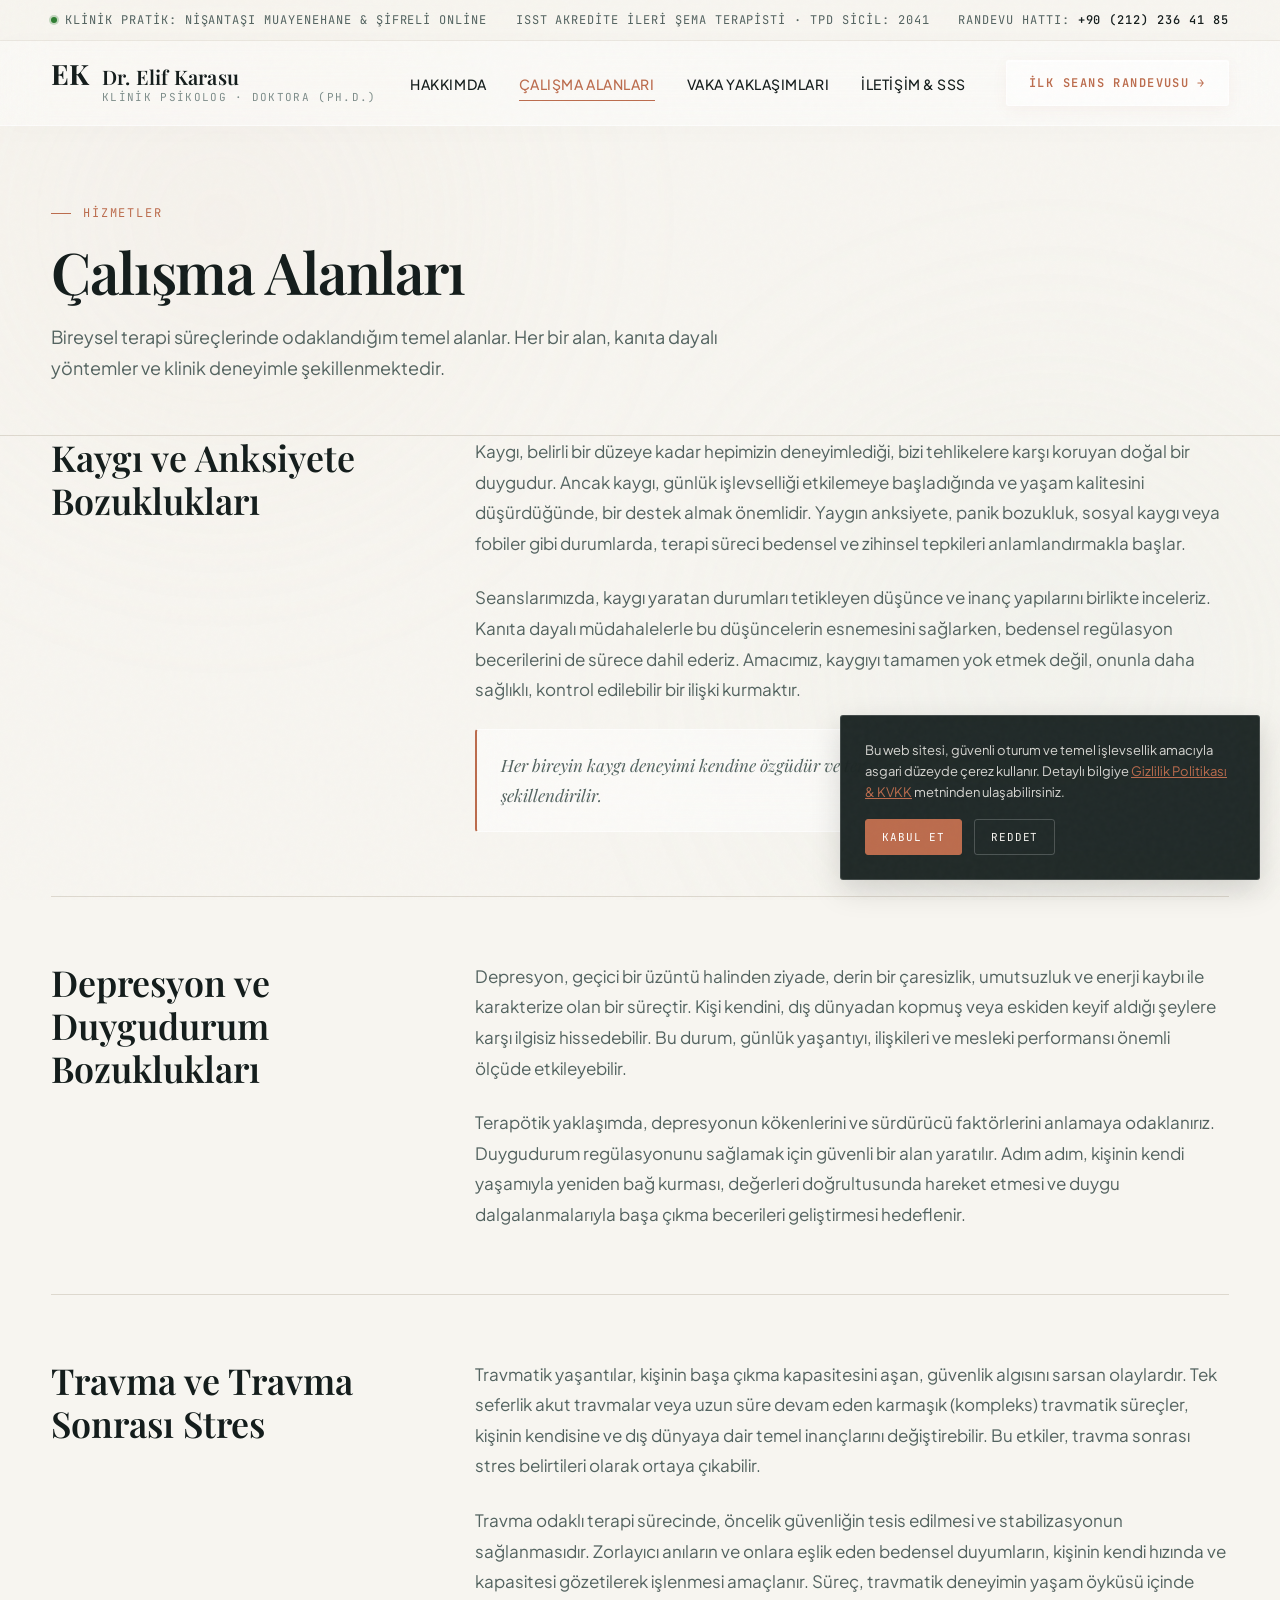
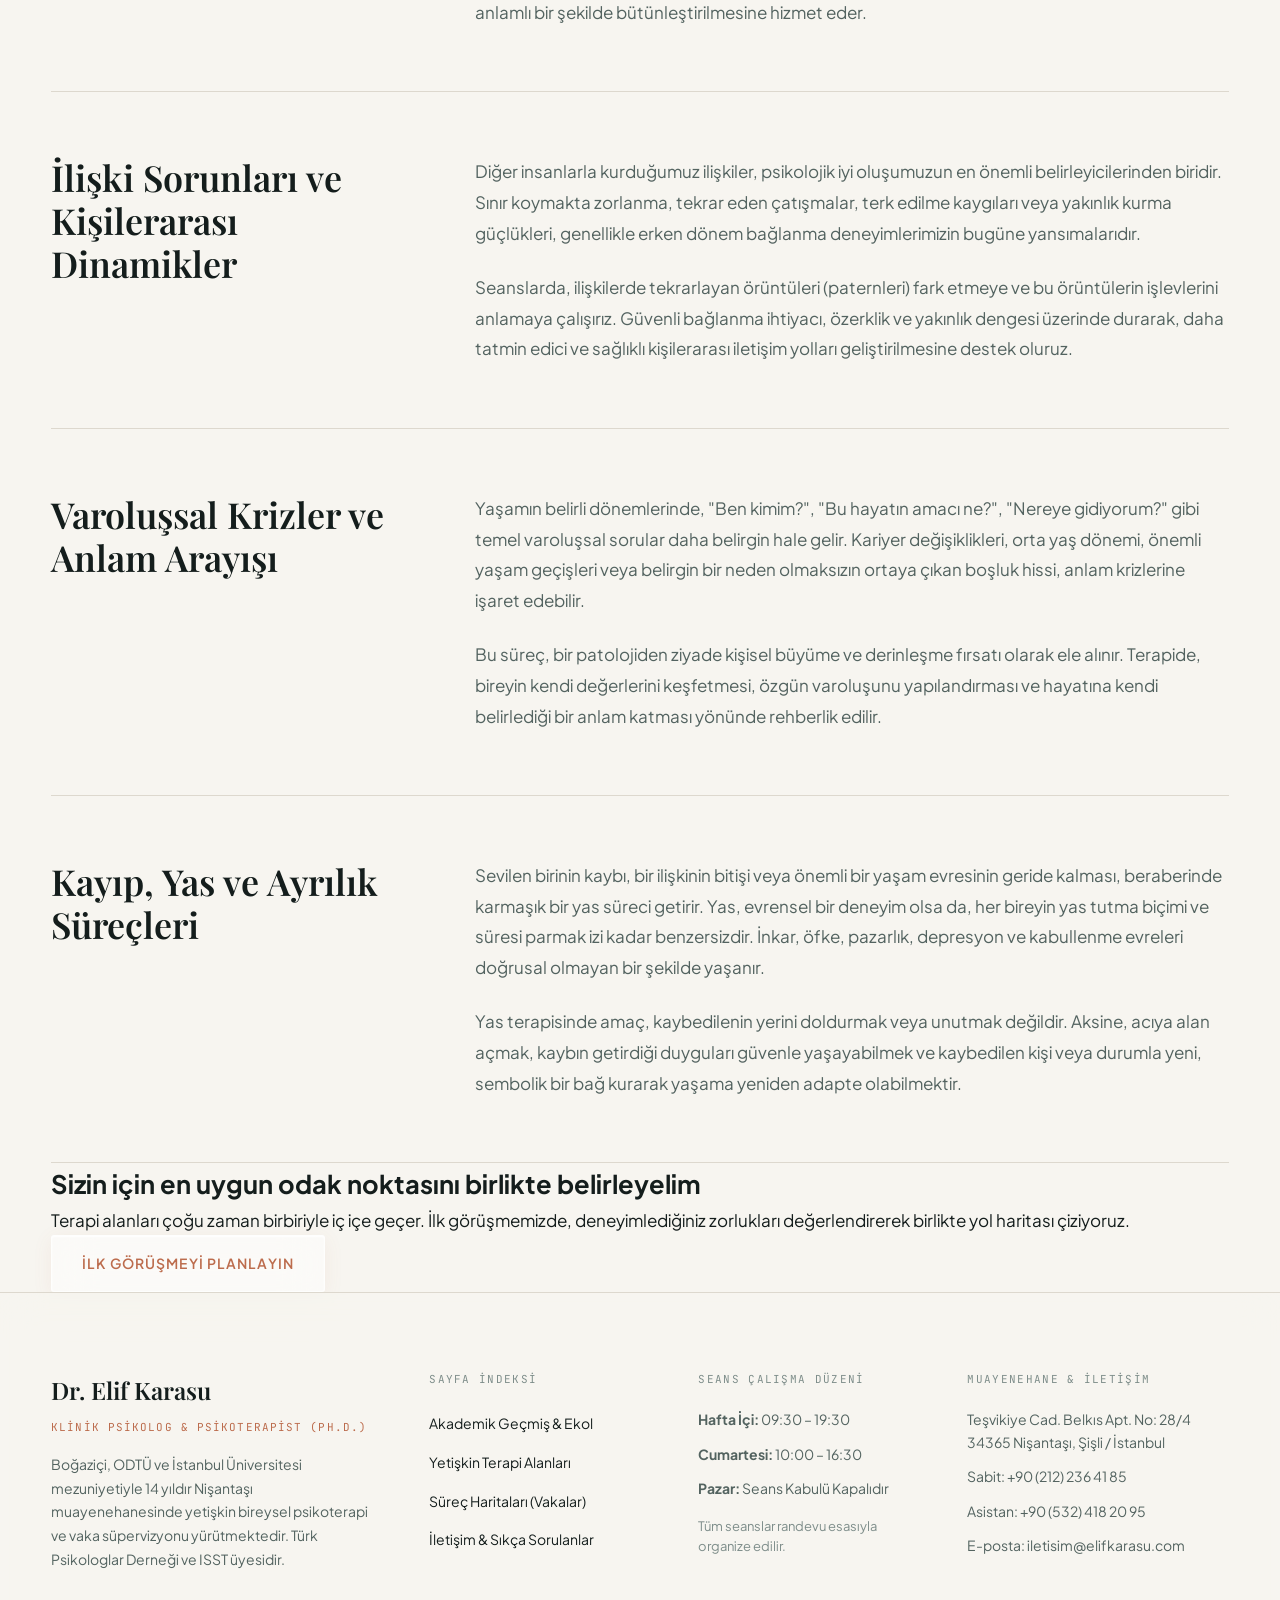
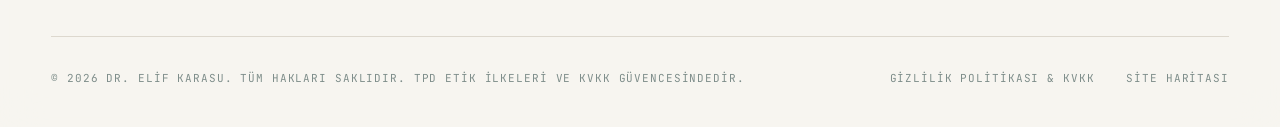
<file: calisma-alanlari.html>
<!DOCTYPE html>
<html lang="tr">
<head>
<meta charset="UTF-8">
<meta name="viewport" content="width=device-width, initial-scale=1.0">
<meta http-equiv="X-Content-Type-Options" content="nosniff">
<meta http-equiv="X-Frame-Options" content="DENY">
<meta name="referrer" content="strict-origin-when-cross-origin">
<title>Çalışma Alanları — Dr. Elif Karasu | Klinik Psikolog</title>
<meta name="description" content="Dr. Elif Karasu'nun kaygı bozuklukları, depresyon, travma, ilişki sorunları ve varoluşsal krizler alanlarındaki bireysel terapi hizmetleri.">
<link rel="canonical" href="https://www.elifkarasu.com/calisma-alanlari.html">
<meta property="og:type" content="website">
<meta property="og:locale" content="tr_TR">
<meta property="og:site_name" content="Dr. Elif Karasu - Klinik Psikolog">
<link rel="preconnect" href="https://fonts.googleapis.com">
<link rel="preconnect" href="https://fonts.gstatic.com" crossorigin>
<link href="https://fonts.googleapis.com/css2?family=Inter:wght@400;500;600;700&family=Playfair+Display:ital,wght@0,400;0,600;0,700;1,400&display=swap" rel="stylesheet">
<link rel="stylesheet" href="css/style.css">
  <link rel="icon" type="image/svg+xml" href="favicon.svg">
  <link rel="manifest" href="site.webmanifest">
  <script>
    try {
      if (sessionStorage.getItem("splash_shown_v1") === "true" || window.matchMedia("(prefers-reduced-motion: reduce)").matches) {
        document.documentElement.classList.add("splash-skip");
      }
    } catch (e) {}
  </script>
</head>
<body>
  <!-- EDITORIAL SPLASH SCREEN (ÖN YÜKLEME EKRANI) - CINEMATIC -->
  <div id="splash-screen" class="splash-screen" aria-hidden="true">
    <button type="button" class="splash-skip-btn" id="splash-skip-btn" aria-label="Giriş ekranını geç">
      <span>Atla</span>
      <kbd>ESC</kbd>
    </button>
    <div class="splash-inner">
      <div class="splash-emblem">
        <div class="splash-emblem-ring"></div>
        <span class="splash-emblem-text">EK</span>
      </div>
      <span class="splash-kicker">KLİNİK PSİKOLOJİ · İSTANBUL</span>
      <h2 class="splash-motto">zihnin sakin alanı&hellip;</h2>
      <span class="splash-author">Dr. Elif Karasu · Ph.D.</span>
      
      <div class="splash-progress-track" aria-hidden="true">
        <div class="splash-progress-bar"></div>
      </div>
      <div class="splash-counter-label" id="splash-counter">00%</div>
    </div>
  </div>

  <!-- AMBIENT GLOW (DERİNLİK IŞIKLARI) -->
  <div class="ambient-glow" aria-hidden="true">
    <div class="ambient-glow__light-1"></div>
    <div class="ambient-glow__light-2"></div>
  </div>
  <a href="#main-content" class="skip-link">Doğrudan ana içeriğe geç</a>
  <div class="nav-overlay" id="nav-overlay"></div>

  <!-- TOP RUNNING MASTHEAD BAR -->
  <aside class="top-meta-bar" aria-label="Klinik çalışma durumu ve lokasyon">
    <div class="container top-meta-inner">
      <div class="meta-status">
        <span class="status-dot"></span>
        <span>Klinik Pratik: Nişantaşı Muayenehane & Şifreli Online</span>
      </div>
      <div>
        <span>ISST Akredite İleri Şema Terapisti · TPD Sicil: 2041</span>
      </div>
      <div>
        <span>Randevu Hattı: <a href="tel:+902122364185" style="color: var(--text-main); font-weight: 500;">+90 (212) 236 41 85</a></span>
      </div>
    </div>
  </aside>

  <!-- MAIN EDITORIAL HEADER -->
  <header class="site-header" id="site-header">
    <div class="container header-inner">
      <a href="index.html" class="logo-lockup" aria-label="Ana Sayfa — Dr. Elif Karasu">
        <span class="logo-monogram">EK</span>
        <div class="logo-titles">
          <span class="logo-name">Dr. Elif Karasu</span>
          <span class="logo-sub">Klinik Psikolog · Doktora (Ph.D.)</span>
        </div>
      </a>

      <nav class="main-nav" id="main-nav" aria-label="Ana menü navigasyonu">
        <ul class="nav-links">
          <li><a href="hakkimda.html" class="nav-link">Hakkımda</a></li>
          <li><a href="calisma-alanlari.html" class="nav-link active">Çalışma Alanları</a></li>
          <li><a href="vaka-yaklasimlari.html" class="nav-link">Vaka Yaklaşımları</a></li>
          <li><a href="iletisim.html" class="nav-link">İletişim & SSS</a></li>
        </ul>

        <a href="iletisim.html" class="nav-cta">
          <span>İlk Seans Randevusu</span>
          <span aria-hidden="true">→</span>
        </a>
      </nav>

      <button class="menu-toggle" id="menu-toggle" aria-expanded="false" aria-controls="main-nav" aria-label="Navigasyon menüsünü aç">
        <span></span>
        <span></span>
        <span></span>
      </button>
    </div>
  </header>

  <main id="main-content">
  <section class="page-header">
    <div class="container">
      <p class="page-header__label">HİZMETLER</p>
      <h1 class="page-header__title">Çalışma Alanları</h1>
      <p class="page-header__desc">Bireysel terapi süreçlerinde odaklandığım temel alanlar. Her bir alan, kanıta dayalı yöntemler ve klinik deneyimle şekillenmektedir.</p>
    </div>
  </section>

  <section class="section service-list">
    <div class="container">
      
      <article class="service-item fade-in-up" id="kaygi">
        <div class="service-item__name">
          <h2>Kaygı ve Anksiyete Bozuklukları</h2>
        </div>
        <div class="service-item__body">
          <p>Kaygı, belirli bir düzeye kadar hepimizin deneyimlediği, bizi tehlikelere karşı koruyan doğal bir duygudur. Ancak kaygı, günlük işlevselliği etkilemeye başladığında ve yaşam kalitesini düşürdüğünde, bir destek almak önemlidir. Yaygın anksiyete, panik bozukluk, sosyal kaygı veya fobiler gibi durumlarda, terapi süreci bedensel ve zihinsel tepkileri anlamlandırmakla başlar.</p>
          <p>Seanslarımızda, kaygı yaratan durumları tetikleyen düşünce ve inanç yapılarını birlikte inceleriz. Kanıta dayalı müdahalelerle bu düşüncelerin esnemesini sağlarken, bedensel regülasyon becerilerini de sürece dahil ederiz. Amacımız, kaygıyı tamamen yok etmek değil, onunla daha sağlıklı, kontrol edilebilir bir ilişki kurmaktır.</p>
          <p class="service-note">Her bireyin kaygı deneyimi kendine özgüdür ve terapi süreci de bu biricik yapıya uygun olarak şekillendirilir.</p>
        </div>
      </article>

      <article class="service-item fade-in-up" id="depresyon">
        <div class="service-item__name">
          <h2>Depresyon ve Duygudurum Bozuklukları</h2>
        </div>
        <div class="service-item__body">
          <p>Depresyon, geçici bir üzüntü halinden ziyade, derin bir çaresizlik, umutsuzluk ve enerji kaybı ile karakterize olan bir süreçtir. Kişi kendini, dış dünyadan kopmuş veya eskiden keyif aldığı şeylere karşı ilgisiz hissedebilir. Bu durum, günlük yaşantıyı, ilişkileri ve mesleki performansı önemli ölçüde etkileyebilir.</p>
          <p>Terapötik yaklaşımda, depresyonun kökenlerini ve sürdürücü faktörlerini anlamaya odaklanırız. Duygudurum regülasyonunu sağlamak için güvenli bir alan yaratılır. Adım adım, kişinin kendi yaşamıyla yeniden bağ kurması, değerleri doğrultusunda hareket etmesi ve duygu dalgalanmalarıyla başa çıkma becerileri geliştirmesi hedeflenir.</p>
        </div>
      </article>

      <article class="service-item fade-in-up" id="travma">
        <div class="service-item__name">
          <h2>Travma ve Travma Sonrası Stres</h2>
        </div>
        <div class="service-item__body">
          <p>Travmatik yaşantılar, kişinin başa çıkma kapasitesini aşan, güvenlik algısını sarsan olaylardır. Tek seferlik akut travmalar veya uzun süre devam eden karmaşık (kompleks) travmatik süreçler, kişinin kendisine ve dış dünyaya dair temel inançlarını değiştirebilir. Bu etkiler, travma sonrası stres belirtileri olarak ortaya çıkabilir.</p>
          <p>Travma odaklı terapi sürecinde, öncelik güvenliğin tesis edilmesi ve stabilizasyonun sağlanmasıdır. Zorlayıcı anıların ve onlara eşlik eden bedensel duyumların, kişinin kendi hızında ve kapasitesi gözetilerek işlenmesi amaçlanır. Süreç, travmatik deneyimin yaşam öyküsü içinde anlamlı bir şekilde bütünleştirilmesine hizmet eder.</p>
        </div>
      </article>

      <article class="service-item fade-in-up" id="iliski">
        <div class="service-item__name">
          <h2>İlişki Sorunları ve Kişilerarası Dinamikler</h2>
        </div>
        <div class="service-item__body">
          <p>Diğer insanlarla kurduğumuz ilişkiler, psikolojik iyi oluşumuzun en önemli belirleyicilerinden biridir. Sınır koymakta zorlanma, tekrar eden çatışmalar, terk edilme kaygıları veya yakınlık kurma güçlükleri, genellikle erken dönem bağlanma deneyimlerimizin bugüne yansımalarıdır.</p>
          <p>Seanslarda, ilişkilerde tekrarlayan örüntüleri (paternleri) fark etmeye ve bu örüntülerin işlevlerini anlamaya çalışırız. Güvenli bağlanma ihtiyacı, özerklik ve yakınlık dengesi üzerinde durarak, daha tatmin edici ve sağlıklı kişilerarası iletişim yolları geliştirilmesine destek oluruz.</p>
        </div>
      </article>

      <article class="service-item fade-in-up" id="varolus">
        <div class="service-item__name">
          <h2>Varoluşsal Krizler ve Anlam Arayışı</h2>
        </div>
        <div class="service-item__body">
          <p>Yaşamın belirli dönemlerinde, "Ben kimim?", "Bu hayatın amacı ne?", "Nereye gidiyorum?" gibi temel varoluşsal sorular daha belirgin hale gelir. Kariyer değişiklikleri, orta yaş dönemi, önemli yaşam geçişleri veya belirgin bir neden olmaksızın ortaya çıkan boşluk hissi, anlam krizlerine işaret edebilir.</p>
          <p>Bu süreç, bir patolojiden ziyade kişisel büyüme ve derinleşme fırsatı olarak ele alınır. Terapide, bireyin kendi değerlerini keşfetmesi, özgün varoluşunu yapılandırması ve hayatına kendi belirlediği bir anlam katması yönünde rehberlik edilir.</p>
        </div>
      </article>

      <article class="service-item fade-in-up" id="yas">
        <div class="service-item__name">
          <h2>Kayıp, Yas ve Ayrılık Süreçleri</h2>
        </div>
        <div class="service-item__body">
          <p>Sevilen birinin kaybı, bir ilişkinin bitişi veya önemli bir yaşam evresinin geride kalması, beraberinde karmaşık bir yas süreci getirir. Yas, evrensel bir deneyim olsa da, her bireyin yas tutma biçimi ve süresi parmak izi kadar benzersizdir. İnkar, öfke, pazarlık, depresyon ve kabullenme evreleri doğrusal olmayan bir şekilde yaşanır.</p>
          <p>Yas terapisinde amaç, kaybedilenin yerini doldurmak veya unutmak değildir. Aksine, acıya alan açmak, kaybın getirdiği duyguları güvenle yaşayabilmek ve kaybedilen kişi veya durumla yeni, sembolik bir bağ kurarak yaşama yeniden adapte olabilmektir.</p>
        </div>
      </article>

    </div>
  </section>

  <section class="cta-banner fade-in-up">
    <div class="container">
      <div class="cta-banner__inner">
        <div>
          <h2 class="cta-banner__title">Sizin için en uygun odak noktasını birlikte belirleyelim</h2>
          <p class="cta-banner__text">Terapi alanları çoğu zaman birbiriyle iç içe geçer. İlk görüşmemizde, deneyimlediğiniz zorlukları değerlendirerek birlikte yol haritası çiziyoruz.</p>
        </div>
        <div class="cta-banner__action">
          <a href="iletisim.html" class="btn btn-primary">İlk Görüşmeyi Planlayın</a>
        </div>
      </div>
    </div>
  </section>
</main>

<!-- MONOGRAPHIC ARCHITECTURAL FOOTER -->
  <footer class="site-footer" role="contentinfo">
    <div class="container">
      <div class="footer-main-grid">
        <!-- Biyografi Kolonu -->
        <div>
          <p class="footer-bio-title">Dr. Elif Karasu</p>
          <p class="footer-bio-sub">Klinik Psikolog & Psikoterapist (Ph.D.)</p>
          <p class="footer-bio-text">
            Boğaziçi, ODTÜ ve İstanbul Üniversitesi mezuniyetiyle 14 yıldır Nişantaşı muayenehanesinde yetişkin bireysel psikoterapi ve vaka süpervizyonu yürütmektedir. Türk Psikologlar Derneği ve ISST üyesidir.
          </p>
        </div>

        <!-- Hızlı Navigasyon -->
        <div>
          <p class="footer-col-header">SAYFA İNDEKSİ</p>
          <ul class="footer-nav-list">
            <li><a href="hakkimda.html">Akademik Geçmiş & Ekol</a></li>
            <li><a href="calisma-alanlari.html">Yetişkin Terapi Alanları</a></li>
            <li><a href="vaka-yaklasimlari.html">Süreç Haritaları (Vakalar)</a></li>
            <li><a href="iletisim.html">İletişim & Sıkça Sorulanlar</a></li>
          </ul>
        </div>

        <!-- Çalışma Saatleri -->
        <div>
          <p class="footer-col-header">SEANS ÇALIŞMA DÜZENİ</p>
          <div class="footer-contact-specs">
            <p><strong>Hafta İçi:</strong> 09:30 – 19:30</p>
            <p><strong>Cumartesi:</strong> 10:00 – 16:30</p>
            <p><strong>Pazar:</strong> Seans Kabulü Kapalıdır</p>
            <p style="font-size: 0.8125rem; color: var(--text-light); margin-top: 4px;">Tüm seanslar randevu esasıyla organize edilir.</p>
          </div>
        </div>

        <!-- Muayenehane Lokasyonu -->
        <div>
          <p class="footer-col-header">MUAYENEHANE & İLETİŞİM</p>
          <div class="footer-contact-specs">
            <p>Teşvikiye Cad. Belkıs Apt. No: 28/4<br>34365 Nişantaşı, Şişli / İstanbul</p>
            <p>Sabit: <a href="tel:+902122364185">+90 (212) 236 41 85</a></p>
            <p>Asistan: <a href="tel:+905324182095">+90 (532) 418 20 95</a></p>
            <p>E-posta: <a href="mailto:iletisim@elifkarasu.com">iletisim@elifkarasu.com</a></p>
          </div>
        </div>
      </div>

      <div class="footer-bottom-row">
        <p>&copy; 2026 Dr. Elif Karasu. Tüm hakları saklıdır. TPD Etik İlkeleri ve KVKK güvencesindedir.</p>
        <div>
          <a href="gizlilik-politikasi.html" style="margin-right: 1.5rem;">Gizlilik Politikası & KVKK</a>
          <a href="sitemap.xml">Site Haritası</a>
        </div>
      </div>
    </div>
  </footer>

  <!-- ÇEREZ BİLDİRİMİ -->
  <div class="cookie-banner" id="cookie-banner" role="dialog" aria-label="Çerez bildirimi">
    <p class="cookie-text">
      Bu web sitesi, güvenli oturum ve temel işlevsellik amacıyla asgari düzeyde çerez kullanır. Detaylı bilgiye <a href="gizlilik-politikasi.html">Gizlilik Politikası & KVKK</a> metninden ulaşabilirsiniz.
    </p>
    <div class="cookie-actions">
      <button class="cookie-btn cookie-btn-accept" id="cookie-accept">Kabul Et</button>
      <button class="cookie-btn cookie-btn-reject" id="cookie-reject">Reddet</button>
    </div>
  </div>

  <script src="js/main.js"></script>
</body>
</html>
</file>
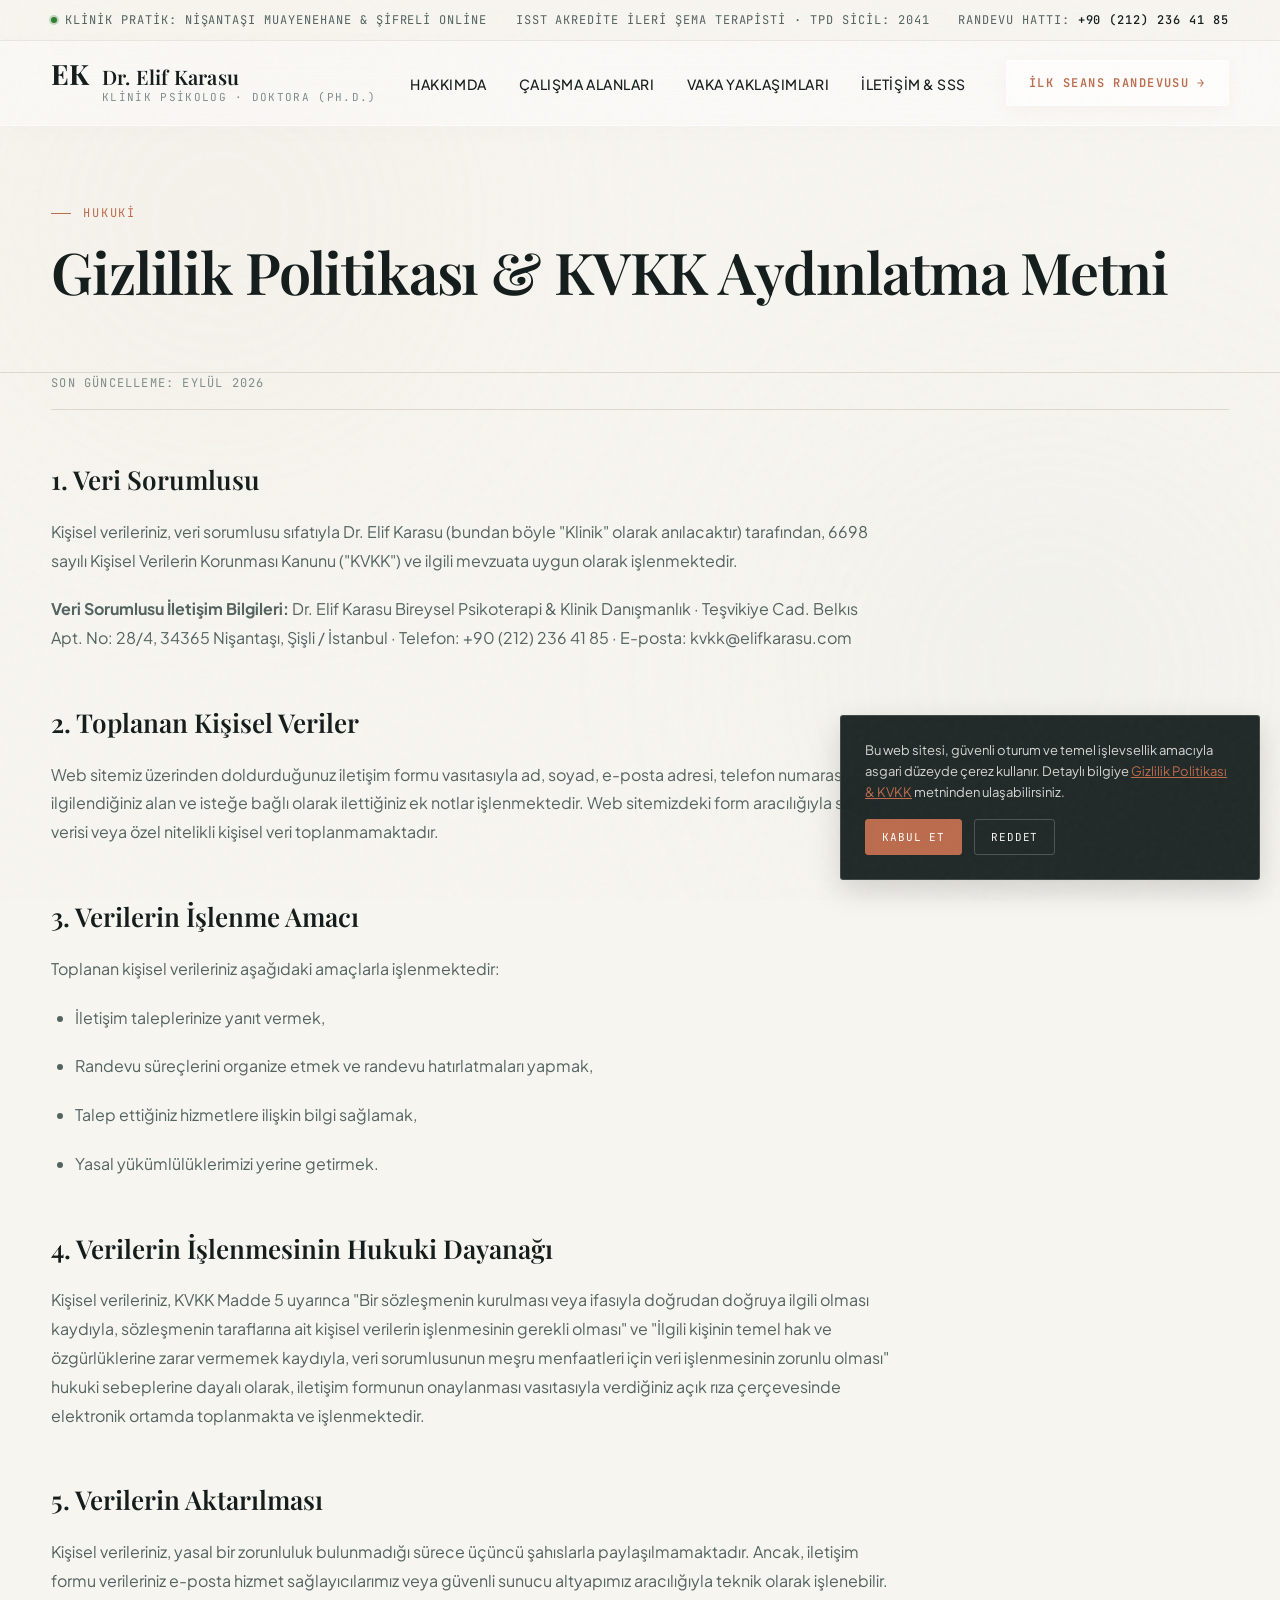
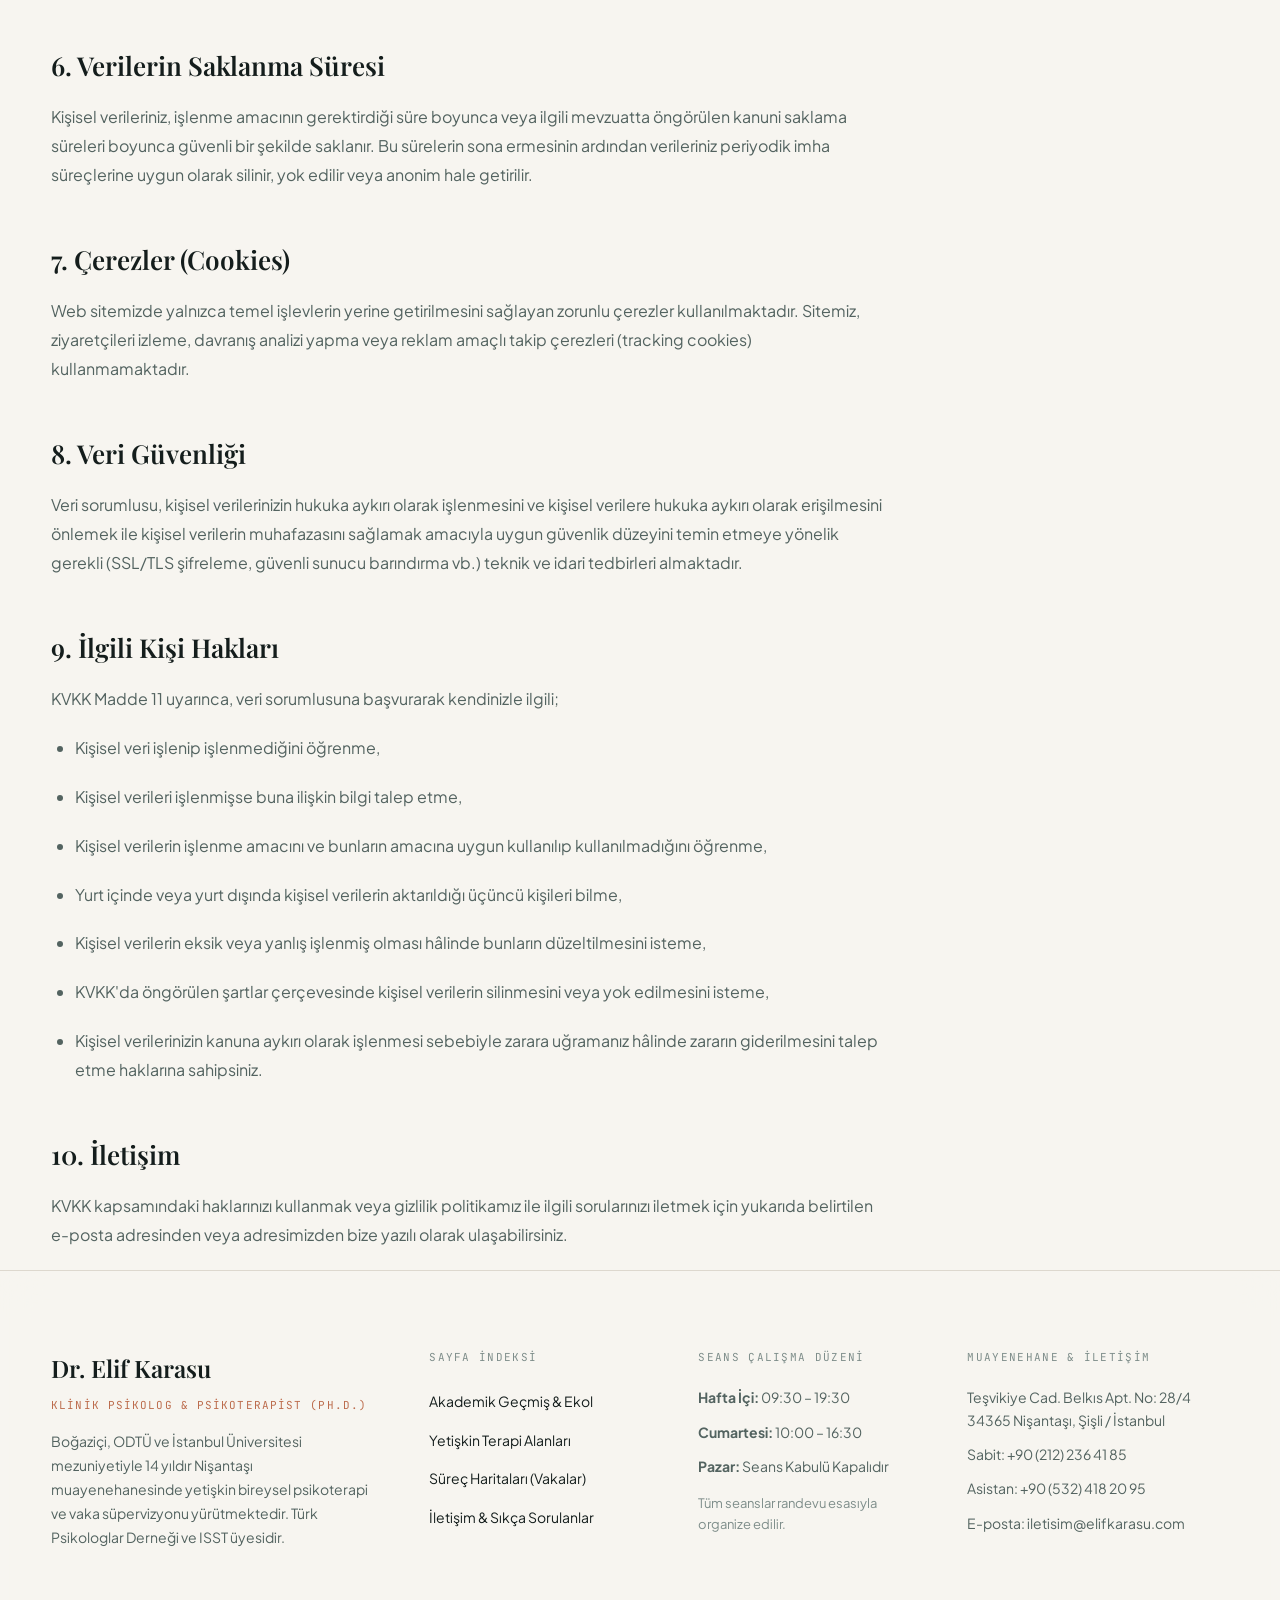
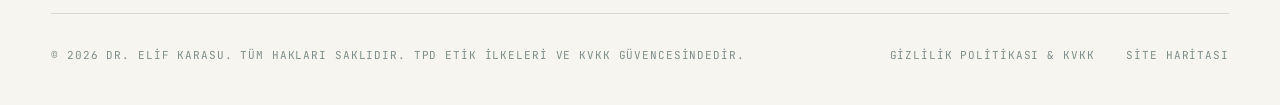
<file: gizlilik-politikasi.html>
<!DOCTYPE html>
<html lang="tr">
<head>
  <meta charset="UTF-8">
  <meta name="viewport" content="width=device-width, initial-scale=1.0">
  <title>Gizlilik Politikası & KVKK — Dr. Elif Karasu</title>
  <meta name="description" content="Dr. Elif Karasu'nun kişisel verilerin korunması, KVKK ve GDPR uyumlu gizlilik politikası.">
  <meta http-equiv="X-Content-Type-Options" content="nosniff">
  <meta http-equiv="X-Frame-Options" content="DENY">
  <meta name="referrer" content="strict-origin-when-cross-origin">
  <link rel="canonical" href="https://www.elifkarasu.com/gizlilik-politikasi.html">
  <meta property="og:type" content="website">
  <meta property="og:locale" content="tr_TR">
  <meta property="og:site_name" content="Dr. Elif Karasu - Klinik Psikolog">
  <link rel="preconnect" href="https://fonts.googleapis.com">
  <link rel="preconnect" href="https://fonts.gstatic.com" crossorigin>
  <link href="https://fonts.googleapis.com/css2?family=Inter:wght@400;500;600;700&family=Playfair+Display:ital,wght@0,400;0,600;0,700;1,400&display=swap" rel="stylesheet">
  <link rel="stylesheet" href="css/style.css">
  <link rel="icon" type="image/svg+xml" href="favicon.svg">
  <link rel="manifest" href="site.webmanifest">
  <script>
    try {
      if (sessionStorage.getItem("splash_shown_v1") === "true" || window.matchMedia("(prefers-reduced-motion: reduce)").matches) {
        document.documentElement.classList.add("splash-skip");
      }
    } catch (e) {}
  </script>
</head>
<body>
  <!-- EDITORIAL SPLASH SCREEN (ÖN YÜKLEME EKRANI) -->
  <div id="splash-screen" class="splash-screen" aria-hidden="true">
    <div class="splash-inner">
      <span class="splash-kicker">KLİNİK PSİKOLOJİ</span>
      <h2 class="splash-motto">zihnin sakin alanı&hellip;</h2>
      <span class="splash-author">Dr. Elif Karasu</span>
    </div>
  </div>

  <!-- AMBIENT GLOW (DERİNLİK IŞIKLARI) -->
  <div class="ambient-glow" aria-hidden="true">
    <div class="ambient-glow__light-1"></div>
    <div class="ambient-glow__light-2"></div>
  </div>
  <a href="#main-content" class="skip-link">Doğrudan ana içeriğe geç</a>
  <div class="nav-overlay" id="nav-overlay"></div>

  <!-- TOP RUNNING MASTHEAD BAR -->
  <aside class="top-meta-bar" aria-label="Klinik çalışma durumu ve lokasyon">
    <div class="container top-meta-inner">
      <div class="meta-status">
        <span class="status-dot"></span>
        <span>Klinik Pratik: Nişantaşı Muayenehane & Şifreli Online</span>
      </div>
      <div>
        <span>ISST Akredite İleri Şema Terapisti · TPD Sicil: 2041</span>
      </div>
      <div>
        <span>Randevu Hattı: <a href="tel:+902122364185" style="color: var(--text-main); font-weight: 500;">+90 (212) 236 41 85</a></span>
      </div>
    </div>
  </aside>

  <!-- MAIN EDITORIAL HEADER -->
  <header class="site-header" id="site-header">
    <div class="container header-inner">
      <a href="index.html" class="logo-lockup" aria-label="Ana Sayfa — Dr. Elif Karasu">
        <span class="logo-monogram">EK</span>
        <div class="logo-titles">
          <span class="logo-name">Dr. Elif Karasu</span>
          <span class="logo-sub">Klinik Psikolog · Doktora (Ph.D.)</span>
        </div>
      </a>

      <nav class="main-nav" id="main-nav" aria-label="Ana menü navigasyonu">
        <ul class="nav-links">
          <li><a href="hakkimda.html" class="nav-link">Hakkımda</a></li>
          <li><a href="calisma-alanlari.html" class="nav-link">Çalışma Alanları</a></li>
          <li><a href="vaka-yaklasimlari.html" class="nav-link">Vaka Yaklaşımları</a></li>
          <li><a href="iletisim.html" class="nav-link">İletişim & SSS</a></li>
        </ul>
        <a href="iletisim.html" class="nav-cta">
          <span>İlk Seans Randevusu</span>
          <span aria-hidden="true">→</span>
        </a>
      </nav>

      <button class="menu-toggle" id="menu-toggle" aria-expanded="false" aria-controls="main-nav" aria-label="Navigasyon menüsünü aç">
        <span></span>
        <span></span>
        <span></span>
      </button>
    </div>
  </header>

  <main id="main-content" class="fade-in-up">
    <section class="page-header">
      <div class="container">
        <span class="page-header__label">HUKUKİ</span>
        <h1 class="page-header__title">Gizlilik Politikası & KVKK Aydınlatma Metni</h1>
      </div>
    </section>

    <section class="section">
      <div class="container">
        <p class="legal-meta">Son güncelleme: Eylül 2026</p>
        <div class="legal-content">
          <h2>1. Veri Sorumlusu</h2>
          <p>Kişisel verileriniz, veri sorumlusu sıfatıyla Dr. Elif Karasu (bundan böyle "Klinik" olarak anılacaktır) tarafından, 6698 sayılı Kişisel Verilerin Korunması Kanunu ("KVKK") ve ilgili mevzuata uygun olarak işlenmektedir.</p>
          <p><strong>Veri Sorumlusu İletişim Bilgileri:</strong> Dr. Elif Karasu Bireysel Psikoterapi & Klinik Danışmanlık · Teşvikiye Cad. Belkıs Apt. No: 28/4, 34365 Nişantaşı, Şişli / İstanbul · Telefon: +90 (212) 236 41 85 · E-posta: <a href="mailto:kvkk@elifkarasu.com">kvkk@elifkarasu.com</a></p>

          <h2>2. Toplanan Kişisel Veriler</h2>
          <p>Web sitemiz üzerinden doldurduğunuz iletişim formu vasıtasıyla ad, soyad, e-posta adresi, telefon numarası, ilgilendiğiniz alan ve isteğe bağlı olarak ilettiğiniz ek notlar işlenmektedir. Web sitemizdeki form aracılığıyla sağlık verisi veya özel nitelikli kişisel veri toplanmamaktadır.</p>

          <h2>3. Verilerin İşlenme Amacı</h2>
          <p>Toplanan kişisel verileriniz aşağıdaki amaçlarla işlenmektedir:</p>
          <ul>
            <li>İletişim taleplerinize yanıt vermek,</li>
            <li>Randevu süreçlerini organize etmek ve randevu hatırlatmaları yapmak,</li>
            <li>Talep ettiğiniz hizmetlere ilişkin bilgi sağlamak,</li>
            <li>Yasal yükümlülüklerimizi yerine getirmek.</li>
          </ul>

          <h2>4. Verilerin İşlenmesinin Hukuki Dayanağı</h2>
          <p>Kişisel verileriniz, KVKK Madde 5 uyarınca "Bir sözleşmenin kurulması veya ifasıyla doğrudan doğruya ilgili olması kaydıyla, sözleşmenin taraflarına ait kişisel verilerin işlenmesinin gerekli olması" ve "İlgili kişinin temel hak ve özgürlüklerine zarar vermemek kaydıyla, veri sorumlusunun meşru menfaatleri için veri işlenmesinin zorunlu olması" hukuki sebeplerine dayalı olarak, iletişim formunun onaylanması vasıtasıyla verdiğiniz açık rıza çerçevesinde elektronik ortamda toplanmakta ve işlenmektedir.</p>

          <h2>5. Verilerin Aktarılması</h2>
          <p>Kişisel verileriniz, yasal bir zorunluluk bulunmadığı sürece üçüncü şahıslarla paylaşılmamaktadır. Ancak, iletişim formu verileriniz e-posta hizmet sağlayıcılarımız veya güvenli sunucu altyapımız aracılığıyla teknik olarak işlenebilir.</p>

          <h2>6. Verilerin Saklanma Süresi</h2>
          <p>Kişisel verileriniz, işlenme amacının gerektirdiği süre boyunca veya ilgili mevzuatta öngörülen kanuni saklama süreleri boyunca güvenli bir şekilde saklanır. Bu sürelerin sona ermesinin ardından verileriniz periyodik imha süreçlerine uygun olarak silinir, yok edilir veya anonim hale getirilir.</p>

          <h2>7. Çerezler (Cookies)</h2>
          <p>Web sitemizde yalnızca temel işlevlerin yerine getirilmesini sağlayan zorunlu çerezler kullanılmaktadır. Sitemiz, ziyaretçileri izleme, davranış analizi yapma veya reklam amaçlı takip çerezleri (tracking cookies) kullanmamaktadır.</p>

          <h2>8. Veri Güvenliği</h2>
          <p>Veri sorumlusu, kişisel verilerinizin hukuka aykırı olarak işlenmesini ve kişisel verilere hukuka aykırı olarak erişilmesini önlemek ile kişisel verilerin muhafazasını sağlamak amacıyla uygun güvenlik düzeyini temin etmeye yönelik gerekli (SSL/TLS şifreleme, güvenli sunucu barındırma vb.) teknik ve idari tedbirleri almaktadır.</p>

          <h2>9. İlgili Kişi Hakları</h2>
          <p>KVKK Madde 11 uyarınca, veri sorumlusuna başvurarak kendinizle ilgili;</p>
          <ul>
            <li>Kişisel veri işlenip işlenmediğini öğrenme,</li>
            <li>Kişisel verileri işlenmişse buna ilişkin bilgi talep etme,</li>
            <li>Kişisel verilerin işlenme amacını ve bunların amacına uygun kullanılıp kullanılmadığını öğrenme,</li>
            <li>Yurt içinde veya yurt dışında kişisel verilerin aktarıldığı üçüncü kişileri bilme,</li>
            <li>Kişisel verilerin eksik veya yanlış işlenmiş olması hâlinde bunların düzeltilmesini isteme,</li>
            <li>KVKK'da öngörülen şartlar çerçevesinde kişisel verilerin silinmesini veya yok edilmesini isteme,</li>
            <li>Kişisel verilerinizin kanuna aykırı olarak işlenmesi sebebiyle zarara uğramanız hâlinde zararın giderilmesini talep etme haklarına sahipsiniz.</li>
          </ul>

          <h2>10. İletişim</h2>
          <p>KVKK kapsamındaki haklarınızı kullanmak veya gizlilik politikamız ile ilgili sorularınızı iletmek için yukarıda belirtilen e-posta adresinden veya adresimizden bize yazılı olarak ulaşabilirsiniz.</p>
        </div>
      </div>
    </section>
  </main>

  <!-- MONOGRAPHIC ARCHITECTURAL FOOTER -->
  <footer class="site-footer" role="contentinfo">
    <div class="container">
      <div class="footer-main-grid">
        <!-- Biyografi Kolonu -->
        <div>
          <p class="footer-bio-title">Dr. Elif Karasu</p>
          <p class="footer-bio-sub">Klinik Psikolog & Psikoterapist (Ph.D.)</p>
          <p class="footer-bio-text">
            Boğaziçi, ODTÜ ve İstanbul Üniversitesi mezuniyetiyle 14 yıldır Nişantaşı muayenehanesinde yetişkin bireysel psikoterapi ve vaka süpervizyonu yürütmektedir. Türk Psikologlar Derneği ve ISST üyesidir.
          </p>
        </div>

        <!-- Hızlı Navigasyon -->
        <div>
          <p class="footer-col-header">SAYFA İNDEKSİ</p>
          <ul class="footer-nav-list">
            <li><a href="hakkimda.html">Akademik Geçmiş & Ekol</a></li>
            <li><a href="calisma-alanlari.html">Yetişkin Terapi Alanları</a></li>
            <li><a href="vaka-yaklasimlari.html">Süreç Haritaları (Vakalar)</a></li>
            <li><a href="iletisim.html">İletişim & Sıkça Sorulanlar</a></li>
          </ul>
        </div>

        <!-- Çalışma Saatleri -->
        <div>
          <p class="footer-col-header">SEANS ÇALIŞMA DÜZENİ</p>
          <div class="footer-contact-specs">
            <p><strong>Hafta İçi:</strong> 09:30 – 19:30</p>
            <p><strong>Cumartesi:</strong> 10:00 – 16:30</p>
            <p><strong>Pazar:</strong> Seans Kabulü Kapalıdır</p>
            <p style="font-size: 0.8125rem; color: var(--text-light); margin-top: 4px;">Tüm seanslar randevu esasıyla organize edilir.</p>
          </div>
        </div>

        <!-- Muayenehane Lokasyonu -->
        <div>
          <p class="footer-col-header">MUAYENEHANE & İLETİŞİM</p>
          <div class="footer-contact-specs">
            <p>Teşvikiye Cad. Belkıs Apt. No: 28/4<br>34365 Nişantaşı, Şişli / İstanbul</p>
            <p>Sabit: <a href="tel:+902122364185">+90 (212) 236 41 85</a></p>
            <p>Asistan: <a href="tel:+905324182095">+90 (532) 418 20 95</a></p>
            <p>E-posta: <a href="mailto:iletisim@elifkarasu.com">iletisim@elifkarasu.com</a></p>
          </div>
        </div>
      </div>

      <div class="footer-bottom-row">
        <p>&copy; 2026 Dr. Elif Karasu. Tüm hakları saklıdır. TPD Etik İlkeleri ve KVKK güvencesindedir.</p>
        <div>
          <a href="gizlilik-politikasi.html" style="margin-right: 1.5rem;">Gizlilik Politikası & KVKK</a>
          <a href="sitemap.xml">Site Haritası</a>
        </div>
      </div>
    </div>
  </footer>

  <!-- ÇEREZ BİLDİRİMİ -->
  <div class="cookie-banner" id="cookie-banner" role="dialog" aria-label="Çerez bildirimi">
    <p class="cookie-text">
      Bu web sitesi, güvenli oturum ve temel işlevsellik amacıyla asgari düzeyde çerez kullanır. Detaylı bilgiye <a href="gizlilik-politikasi.html">Gizlilik Politikası & KVKK</a> metninden ulaşabilirsiniz.
    </p>
    <div class="cookie-actions">
      <button class="cookie-btn cookie-btn-accept" id="cookie-accept">Kabul Et</button>
      <button class="cookie-btn cookie-btn-reject" id="cookie-reject">Reddet</button>
    </div>
  </div>

  <script src="js/main.js"></script>
</body>
</html>
</file>
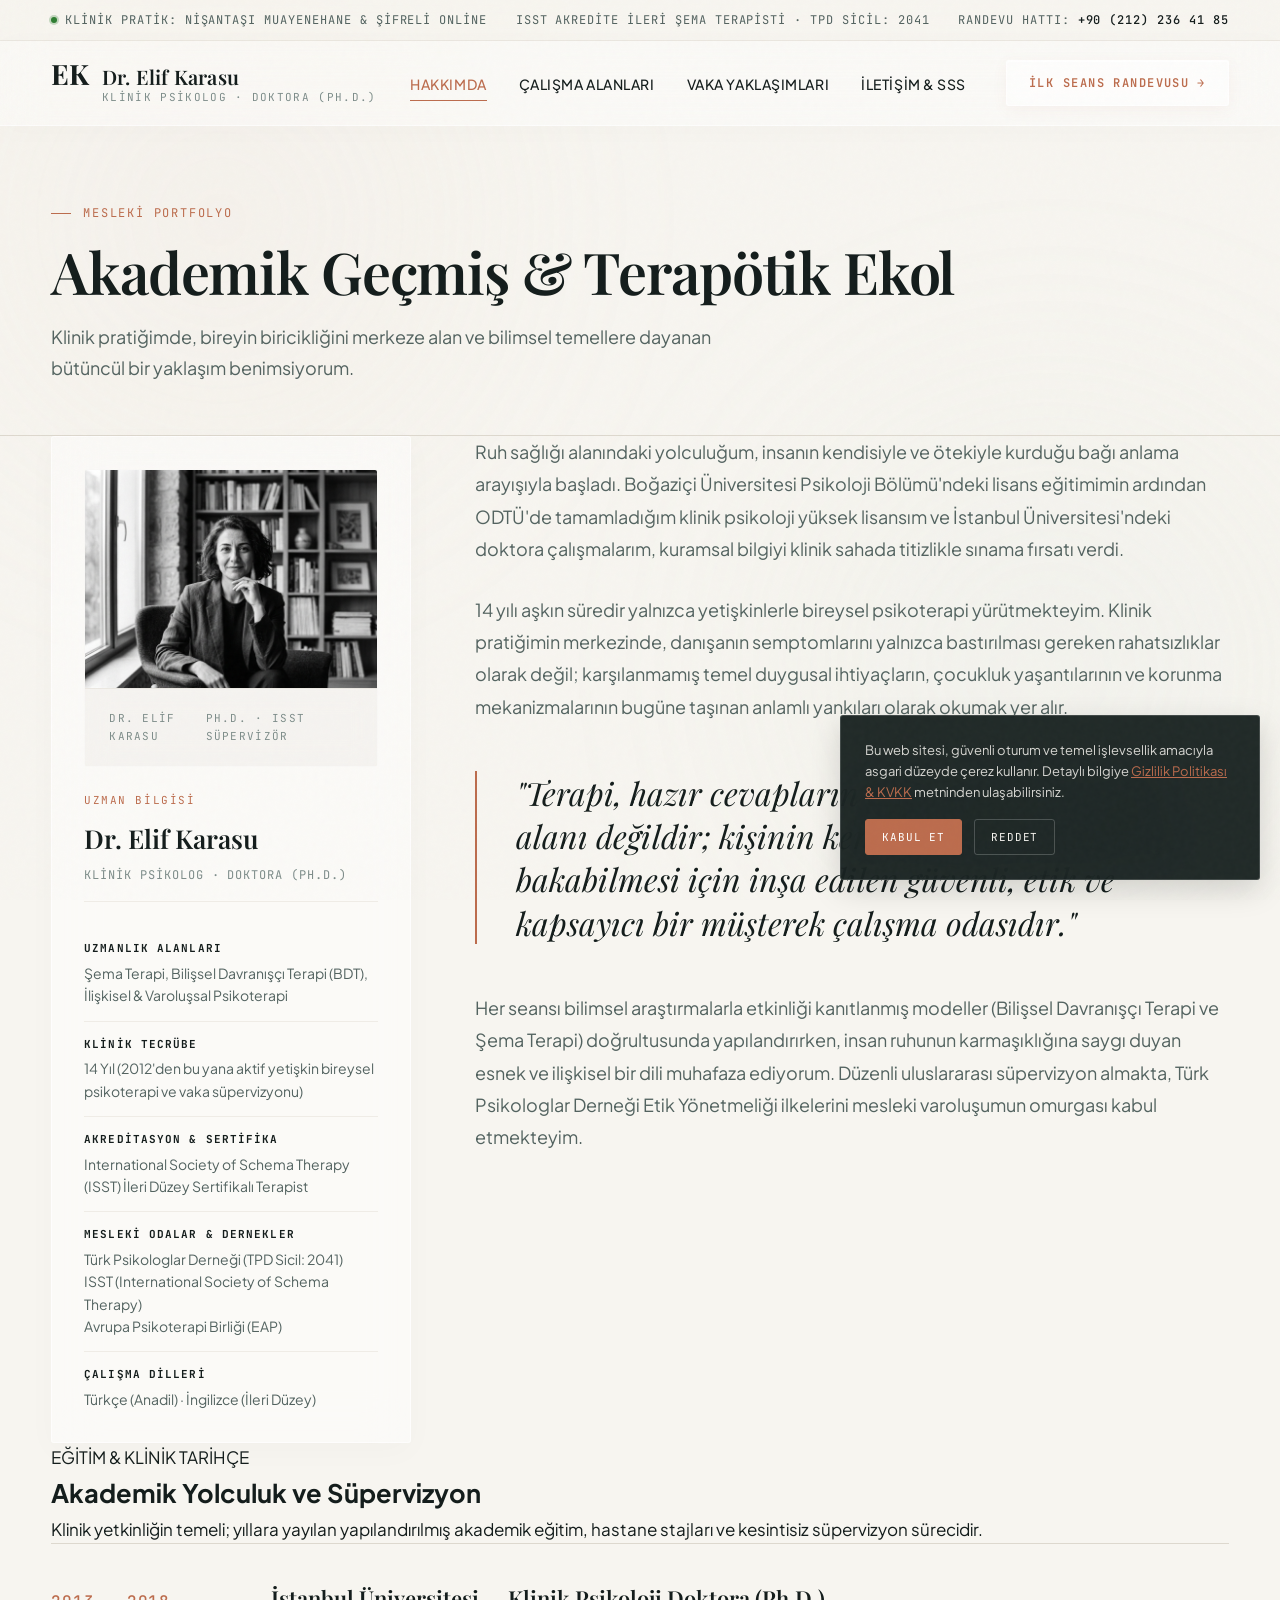
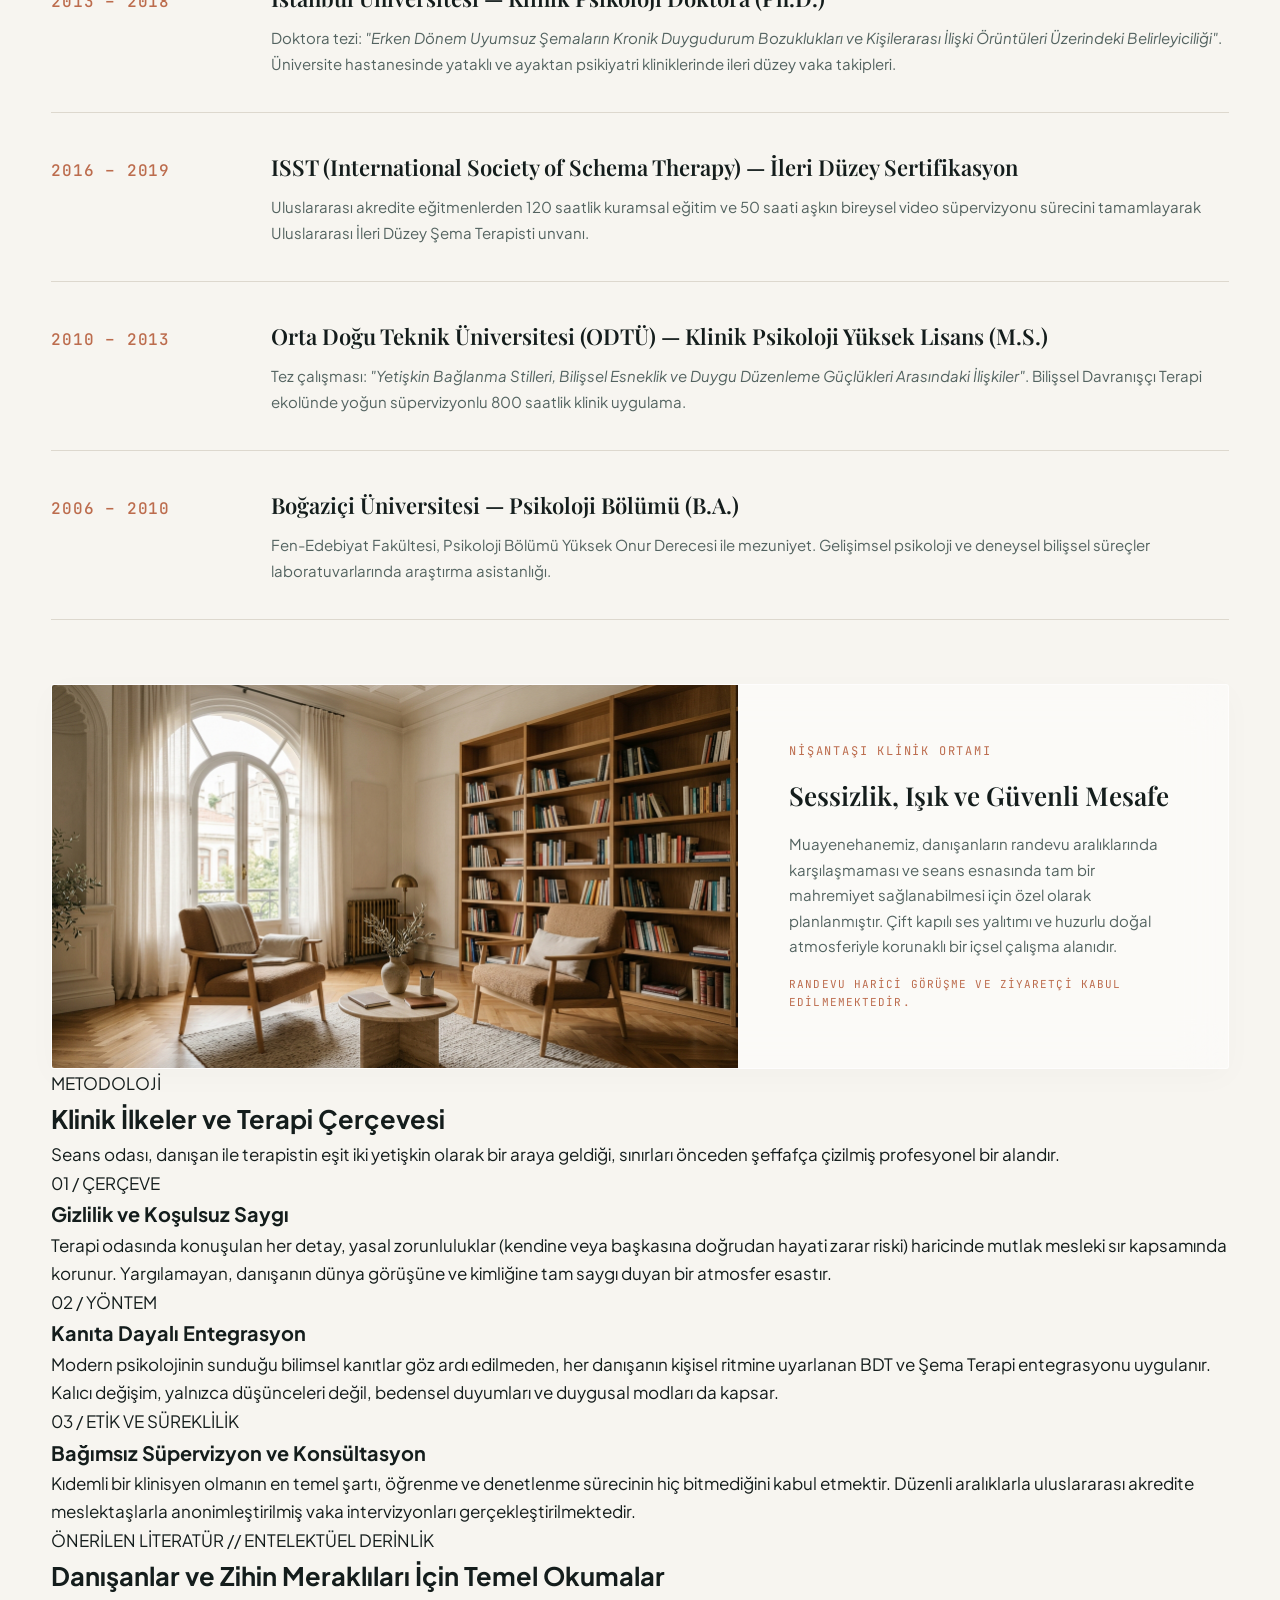
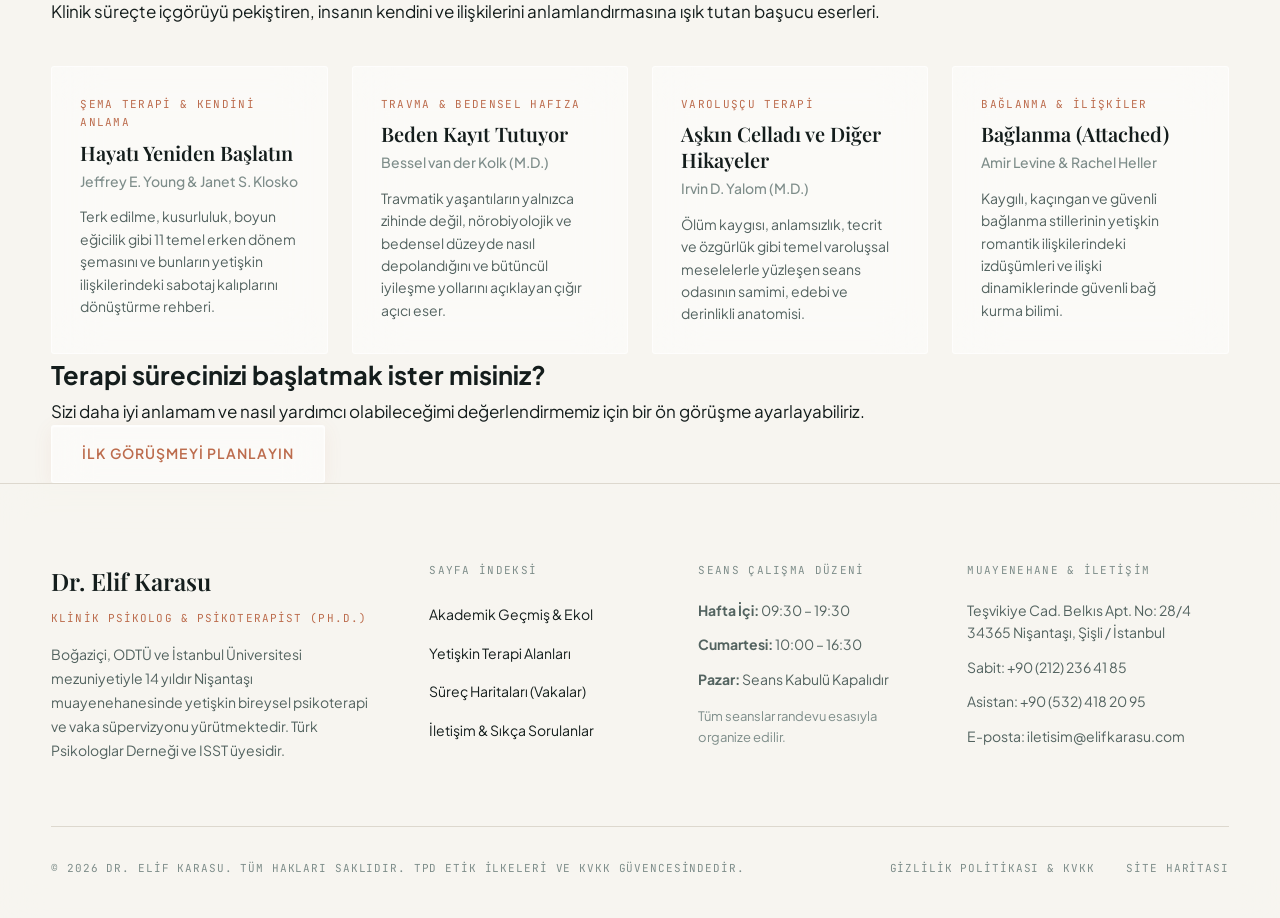
<file: hakkimda.html>
<!DOCTYPE html>
<html lang="tr">
<head>
  <meta charset="UTF-8">
  <meta name="viewport" content="width=device-width, initial-scale=1.0">
  <meta http-equiv="X-Content-Type-Options" content="nosniff">
  <meta http-equiv="X-Frame-Options" content="DENY">
  <meta name="referrer" content="strict-origin-when-cross-origin">
  <title>Hakkımda & Akademik Geçmiş — Dr. Elif Karasu | Klinik Psikolog</title>
  <meta name="description" content="Kıdemli Klinik Psikolog Dr. Elif Karasu'nun Boğaziçi, ODTÜ ve İstanbul Üniversitesi kökenli 14 yıllık akademik eğitimi, ISST şema terapi uzmanlığı ve klinik felsefesi.">
  <link rel="canonical" href="https://www.elifkarasu.com/hakkimda.html">
  <meta property="og:type" content="profile">
  <meta property="og:title" content="Hakkımda & Akademik Geçmiş — Dr. Elif Karasu">
  <meta property="og:description" content="14 yıllık klinik tecrübe, kanıta dayalı yöntemler ve mesleki etik sınırlarında bireysel psikoterapi anlayışı.">
  <meta property="og:url" content="https://www.elifkarasu.com/hakkimda.html">
  <meta property="og:locale" content="tr_TR">
  <meta property="og:site_name" content="Dr. Elif Karasu - Klinik Psikolog">
  <link rel="icon" type="image/svg+xml" href="favicon.svg">
  <link rel="manifest" href="site.webmanifest">
  <link rel="preconnect" href="https://fonts.googleapis.com">
  <link rel="preconnect" href="https://fonts.gstatic.com" crossorigin>
  <link href="https://fonts.googleapis.com/css2?family=Inter:wght@400;500;600;700&family=Playfair+Display:ital,wght@0,400;0,600;0,700;1,400&display=swap" rel="stylesheet">
  <link rel="stylesheet" href="css/style.css">
  <script>
    try {
      if (sessionStorage.getItem("splash_shown_v1") === "true" || window.matchMedia("(prefers-reduced-motion: reduce)").matches) {
        document.documentElement.classList.add("splash-skip");
      }
    } catch (e) {}
  </script>
</head>
<body>
  <!-- EDITORIAL SPLASH SCREEN (ÖN YÜKLEME EKRANI) - CINEMATIC -->
  <div id="splash-screen" class="splash-screen" aria-hidden="true">
    <button type="button" class="splash-skip-btn" id="splash-skip-btn" aria-label="Giriş ekranını geç">
      <span>Atla</span>
      <kbd>ESC</kbd>
    </button>
    <div class="splash-inner">
      <div class="splash-emblem">
        <div class="splash-emblem-ring"></div>
        <span class="splash-emblem-text">EK</span>
      </div>
      <span class="splash-kicker">KLİNİK PSİKOLOJİ · İSTANBUL</span>
      <h2 class="splash-motto">zihnin sakin alanı&hellip;</h2>
      <span class="splash-author">Dr. Elif Karasu · Ph.D.</span>
      
      <div class="splash-progress-track" aria-hidden="true">
        <div class="splash-progress-bar"></div>
      </div>
      <div class="splash-counter-label" id="splash-counter">00%</div>
    </div>
  </div>

  <!-- AMBIENT GLOW (DERİNLİK IŞIKLARI) -->
  <div class="ambient-glow" aria-hidden="true">
    <div class="ambient-glow__light-1"></div>
    <div class="ambient-glow__light-2"></div>
  </div>
  <a href="#main-content" class="skip-link">Doğrudan ana içeriğe geç</a>
  <div class="nav-overlay" id="nav-overlay"></div>

  <!-- TOP RUNNING MASTHEAD BAR -->
  <aside class="top-meta-bar" aria-label="Klinik çalışma durumu ve lokasyon">
    <div class="container top-meta-inner">
      <div class="meta-status">
        <span class="status-dot"></span>
        <span>Klinik Pratik: Nişantaşı Muayenehane & Şifreli Online</span>
      </div>
      <div>
        <span>ISST Akredite İleri Şema Terapisti · TPD Sicil: 2041</span>
      </div>
      <div>
        <span>Randevu Hattı: <a href="tel:+902122364185" style="color: var(--text-main); font-weight: 500;">+90 (212) 236 41 85</a></span>
      </div>
    </div>
  </aside>

  <!-- MAIN EDITORIAL HEADER -->
  <header class="site-header" id="site-header">
    <div class="container header-inner">
      <a href="index.html" class="logo-lockup" aria-label="Ana Sayfa — Dr. Elif Karasu">
        <span class="logo-monogram">EK</span>
        <div class="logo-titles">
          <span class="logo-name">Dr. Elif Karasu</span>
          <span class="logo-sub">Klinik Psikolog · Doktora (Ph.D.)</span>
        </div>
      </a>

      <nav class="main-nav" id="main-nav" aria-label="Ana menü navigasyonu">
        <ul class="nav-links">
          <li><a href="hakkimda.html" class="nav-link active">Hakkımda</a></li>
          <li><a href="calisma-alanlari.html" class="nav-link">Çalışma Alanları</a></li>
          <li><a href="vaka-yaklasimlari.html" class="nav-link">Vaka Yaklaşımları</a></li>
          <li><a href="iletisim.html" class="nav-link">İletişim & SSS</a></li>
        </ul>

        <a href="iletisim.html" class="nav-cta">
          <span>İlk Seans Randevusu</span>
          <span aria-hidden="true">→</span>
        </a>
      </nav>

      <button class="menu-toggle" id="menu-toggle" aria-expanded="false" aria-controls="main-nav" aria-label="Navigasyon menüsünü aç">
        <span></span>
        <span></span>
        <span></span>
      </button>
    </div>
  </header>

  <main id="main-content" role="main">
    <section class="page-header">
      <div class="container">
        <p class="page-header__label">MESLEKİ PORTFOLYO</p>
        <h1 class="page-header__title">Akademik Geçmiş & Terapötik Ekol</h1>
        <p class="page-header__desc">Klinik pratiğimde, bireyin biricikliğini merkeze alan ve bilimsel temellere dayanan bütüncül bir yaklaşım benimsiyorum.</p>
      </div>
    </section>

    <section class="section">
      <div class="container">
        <div class="about-intro">
          <aside class="about-sidebar">
            <div class="portrait-editorial" style="margin-bottom: 1.5rem;">
              <img src="assets/images/dr-elif-karasu.jpg" alt="Dr. Elif Karasu — Klinik Psikolog Portresi" width="480" height="580" loading="eager">
              <div class="portrait-caption">
                <span class="portrait-name">Dr. Elif Karasu</span>
                <span class="portrait-role">Ph.D. · ISST Süpervizör</span>
              </div>
            </div>

            <p class="about-sidebar__label">UZMAN BİLGİSİ</p>
            <h2 class="about-sidebar__name">Dr. Elif Karasu</h2>
            <p class="about-sidebar__title">Klinik Psikolog · Doktora (Ph.D.)</p>
            <div>
              <div class="about-sidebar__detail">
                <strong>Uzmanlık Alanları</strong>
                Şema Terapi, Bilişsel Davranışçı Terapi (BDT), İlişkisel & Varoluşsal Psikoterapi
              </div>
              <div class="about-sidebar__detail">
                <strong>Klinik Tecrübe</strong>
                14 Yıl (2012'den bu yana aktif yetişkin bireysel psikoterapi ve vaka süpervizyonu)
              </div>
              <div class="about-sidebar__detail">
                <strong>Akreditasyon & Sertifika</strong>
                International Society of Schema Therapy (ISST) İleri Düzey Sertifikalı Terapist
              </div>
              <div class="about-sidebar__detail">
                <strong>Mesleki Odalar & Dernekler</strong>
                Türk Psikologlar Derneği (TPD Sicil: 2041)<br>
                ISST (International Society of Schema Therapy)<br>
                Avrupa Psikoterapi Birliği (EAP)
              </div>
              <div class="about-sidebar__detail">
                <strong>Çalışma Dilleri</strong>
                Türkçe (Anadil) · İngilizce (İleri Düzey)
              </div>
            </div>
          </aside>
          
          <div class="about-content">
            <p>Ruh sağlığı alanındaki yolculuğum, insanın kendisiyle ve ötekiyle kurduğu bağı anlama arayışıyla başladı. Boğaziçi Üniversitesi Psikoloji Bölümü'ndeki lisans eğitimimin ardından ODTÜ'de tamamladığım klinik psikoloji yüksek lisansım ve İstanbul Üniversitesi'ndeki doktora çalışmalarım, kuramsal bilgiyi klinik sahada titizlikle sınama fırsatı verdi.</p>
            <p>14 yılı aşkın süredir yalnızca yetişkinlerle bireysel psikoterapi yürütmekteyim. Klinik pratiğimin merkezinde, danışanın semptomlarını yalnızca bastırılması gereken rahatsızlıklar olarak değil; karşılanmamış temel duygusal ihtiyaçların, çocukluk yaşantılarının ve korunma mekanizmalarının bugüne taşınan anlamlı yankıları olarak okumak yer alır.</p>
            
            <blockquote class="pull-quote fade-in-up">
              "Terapi, hazır cevapların dikte edildiği bir öğüt alanı değildir; kişinin kendi hakikatine dürüstçe bakabilmesi için inşa edilen güvenli, etik ve kapsayıcı bir müşterek çalışma odasıdır."
            </blockquote>
            
            <p>Her seansı bilimsel araştırmalarla etkinliği kanıtlanmış modeller (Bilişsel Davranışçı Terapi ve Şema Terapi) doğrultusunda yapılandırırken, insan ruhunun karmaşıklığına saygı duyan esnek ve ilişkisel bir dili muhafaza ediyorum. Düzenli uluslararası süpervizyon almakta, Türk Psikologlar Derneği Etik Yönetmeliği ilkelerini mesleki varoluşumun omurgası kabul etmekteyim.</p>
          </div>
        </div>
      </div>
    </section>

    <section class="section section--alt">
      <div class="container fade-in-up">
        <p class="section-label">EĞİTİM & KLİNİK TARİHÇE</p>
        <h2 class="section-title">Akademik Yolculuk ve Süpervizyon</h2>
        <p class="section-desc">Klinik yetkinliğin temeli; yıllara yayılan yapılandırılmış akademik eğitim, hastane stajları ve kesintisiz süpervizyon sürecidir.</p>
        
        <div class="timeline" style="margin-top: var(--space-6);">
          <div class="timeline-item fade-in-up">
            <div class="timeline-year">2013 – 2018</div>
            <div>
              <h3 class="timeline-title">İstanbul Üniversitesi — Klinik Psikoloji Doktora (Ph.D.)</h3>
              <p class="timeline-desc">Doktora tezi: <em>"Erken Dönem Uyumsuz Şemaların Kronik Duygudurum Bozuklukları ve Kişilerarası İlişki Örüntüleri Üzerindeki Belirleyiciliği"</em>. Üniversite hastanesinde yataklı ve ayaktan psikiyatri kliniklerinde ileri düzey vaka takipleri.</p>
            </div>
          </div>
          <div class="timeline-item fade-in-up">
            <div class="timeline-year">2016 – 2019</div>
            <div>
              <h3 class="timeline-title">ISST (International Society of Schema Therapy) — İleri Düzey Sertifikasyon</h3>
              <p class="timeline-desc">Uluslararası akredite eğitmenlerden 120 saatlik kuramsal eğitim ve 50 saati aşkın bireysel video süpervizyonu sürecini tamamlayarak Uluslararası İleri Düzey Şema Terapisti unvanı.</p>
            </div>
          </div>
          <div class="timeline-item fade-in-up">
            <div class="timeline-year">2010 – 2013</div>
            <div>
              <h3 class="timeline-title">Orta Doğu Teknik Üniversitesi (ODTÜ) — Klinik Psikoloji Yüksek Lisans (M.S.)</h3>
              <p class="timeline-desc">Tez çalışması: <em>"Yetişkin Bağlanma Stilleri, Bilişsel Esneklik ve Duygu Düzenleme Güçlükleri Arasındaki İlişkiler"</em>. Bilişsel Davranışçı Terapi ekolünde yoğun süpervizyonlu 800 saatlik klinik uygulama.</p>
            </div>
          </div>
          <div class="timeline-item fade-in-up">
            <div class="timeline-year">2006 – 2010</div>
            <div>
              <h3 class="timeline-title">Boğaziçi Üniversitesi — Psikoloji Bölümü (B.A.)</h3>
              <p class="timeline-desc">Fen-Edebiyat Fakültesi, Psikoloji Bölümü Yüksek Onur Derecesi ile mezuniyet. Gelişimsel psikoloji ve deneysel bilişsel süreçler laboratuvarlarında araştırma asistanlığı.</p>
            </div>
          </div>
        </div>

        <!-- KLİNİK ODA TANITIMI -->
        <div class="room-feature-banner" style="margin-top: 4rem; margin-bottom: 0;">
          <div class="room-feature-grid">
            <img src="assets/images/nisantasi-klinik-oda.jpg" alt="Nişantaşı Terapi Odası — Sessiz, Konforlu ve Mahrem Danışan Mekanı" class="room-feature-img" loading="lazy" width="700" height="480">
            <div class="room-feature-text">
              <div class="section-tag" style="margin-bottom: 0.75rem;">NİŞANTAŞI KLİNİK ORTAMI</div>
              <h3 style="font-family: var(--font-serif); font-size: 1.625rem; margin-bottom: 0.875rem; color: var(--text-main); font-weight: 600;">Sessizlik, Işık ve Güvenli Mesafe</h3>
              <p style="font-size: 0.9375rem; line-height: 1.7; color: var(--text-muted); margin-bottom: 1rem;">
                Muayenehanemiz, danışanların randevu aralıklarında karşılaşmaması ve seans esnasında tam bir mahremiyet sağlanabilmesi için özel olarak planlanmıştır. Çift kapılı ses yalıtımı ve huzurlu doğal atmosferiyle korunaklı bir içsel çalışma alanıdır.
              </p>
              <div style="font-family: var(--font-mono); font-size: 0.6875rem; letter-spacing: 0.1em; color: var(--accent); text-transform: uppercase;">
                Randevu Harici Görüşme ve Ziyaretçi Kabul Edilmemektedir.
              </div>
            </div>
          </div>
        </div>
      </div>
    </section>

    <section class="section">
      <div class="container fade-in-up">
        <p class="section-label">METODOLOJİ</p>
        <div class="editorial-grid editorial-grid--asym" style="align-items: start;">
          <div>
            <h2 class="section-title">Klinik İlkeler ve Terapi Çerçevesi</h2>
            <p class="section-desc">Seans odası, danışan ile terapistin eşit iki yetişkin olarak bir araya geldiği, sınırları önceden şeffafça çizilmiş profesyonel bir alandır.</p>
          </div>
          <div>
            <div class="editorial-item" style="border-top: none; padding-top: 0;">
              <span class="editorial-item__label">01 / ÇERÇEVE</span>
              <h3 class="editorial-item__title">Gizlilik ve Koşulsuz Saygı</h3>
              <p class="editorial-item__text">Terapi odasında konuşulan her detay, yasal zorunluluklar (kendine veya başkasına doğrudan hayati zarar riski) haricinde mutlak mesleki sır kapsamında korunur. Yargılamayan, danışanın dünya görüşüne ve kimliğine tam saygı duyan bir atmosfer esastır.</p>
            </div>
            <div class="editorial-item">
              <span class="editorial-item__label">02 / YÖNTEM</span>
              <h3 class="editorial-item__title">Kanıta Dayalı Entegrasyon</h3>
              <p class="editorial-item__text">Modern psikolojinin sunduğu bilimsel kanıtlar göz ardı edilmeden, her danışanın kişisel ritmine uyarlanan BDT ve Şema Terapi entegrasyonu uygulanır. Kalıcı değişim, yalnızca düşünceleri değil, bedensel duyumları ve duygusal modları da kapsar.</p>
            </div>
            <div class="editorial-item">
              <span class="editorial-item__label">03 / ETİK VE SÜREKLİLİK</span>
              <h3 class="editorial-item__title">Bağımsız Süpervizyon ve Konsültasyon</h3>
              <p class="editorial-item__text">Kıdemli bir klinisyen olmanın en temel şartı, öğrenme ve denetlenme sürecinin hiç bitmediğini kabul etmektir. Düzenli aralıklarla uluslararası akredite meslektaşlarla anonimleştirilmiş vaka intervizyonları gerçekleştirilmektedir.</p>
            </div>
          </div>
        </div>
      </div>
    </section>

    <!-- KÜRATÖRYAL OKUMA LİSTESİ & AKADEMİK YAYINLAR -->
    <section class="section section--alt">
      <div class="container fade-in-up">
        <p class="section-label">ÖNERİLEN LİTERATÜR // ENTELEKTÜEL DERİNLİK</p>
        <h2 class="section-title">Danışanlar ve Zihin Meraklıları İçin Temel Okumalar</h2>
        <p class="section-desc">Klinik süreçte içgörüyü pekiştiren, insanın kendini ve ilişkilerini anlamlandırmasına ışık tutan başucu eserleri.</p>

        <div class="reading-list-grid">
          <article class="book-card">
            <div class="book-tag">ŞEMA TERAPİ & KENDİNİ ANLAMA</div>
            <h3 class="book-title">Hayatı Yeniden Başlatın</h3>
            <div class="book-author">Jeffrey E. Young & Janet S. Klosko</div>
            <p class="book-desc">
              Terk edilme, kusurluluk, boyun eğicilik gibi 11 temel erken dönem şemasını ve bunların yetişkin ilişkilerindeki sabotaj kalıplarını dönüştürme rehberi.
            </p>
          </article>

          <article class="book-card">
            <div class="book-tag">TRAVMA & BEDENSEL HAFIZA</div>
            <h3 class="book-title">Beden Kayıt Tutuyor</h3>
            <div class="book-author">Bessel van der Kolk (M.D.)</div>
            <p class="book-desc">
              Travmatik yaşantıların yalnızca zihinde değil, nörobiyolojik ve bedensel düzeyde nasıl depolandığını ve bütüncül iyileşme yollarını açıklayan çığır açıcı eser.
            </p>
          </article>

          <article class="book-card">
            <div class="book-tag">VAROLUŞÇU TERAPİ</div>
            <h3 class="book-title">Aşkın Celladı ve Diğer Hikayeler</h3>
            <div class="book-author">Irvin D. Yalom (M.D.)</div>
            <p class="book-desc">
              Ölüm kaygısı, anlamsızlık, tecrit ve özgürlük gibi temel varoluşsal meselelerle yüzleşen seans odasının samimi, edebi ve derinlikli anatomisi.
            </p>
          </article>

          <article class="book-card">
            <div class="book-tag">BAĞLANMA & İLİŞKİLER</div>
            <h3 class="book-title">Bağlanma (Attached)</h3>
            <div class="book-author">Amir Levine & Rachel Heller</div>
            <p class="book-desc">
              Kaygılı, kaçıngan ve güvenli bağlanma stillerinin yetişkin romantik ilişkilerindeki izdüşümleri ve ilişki dinamiklerinde güvenli bağ kurma bilimi.
            </p>
          </article>
        </div>
      </div>
    </section>

    <section class="cta-banner fade-in-up">
      <div class="container">
        <div class="cta-banner__inner">
          <div>
            <h2 class="cta-banner__title">Terapi sürecinizi başlatmak ister misiniz?</h2>
            <p class="cta-banner__text">Sizi daha iyi anlamam ve nasıl yardımcı olabileceğimi değerlendirmemiz için bir ön görüşme ayarlayabiliriz.</p>
          </div>
          <div class="cta-banner__action">
            <a href="iletisim.html" class="btn btn-primary">İlk Görüşmeyi Planlayın</a>
          </div>
        </div>
      </div>
    </section>
  </main>

  <!-- MONOGRAPHIC ARCHITECTURAL FOOTER -->
  <footer class="site-footer" role="contentinfo">
    <div class="container">
      <div class="footer-main-grid">
        <!-- Biyografi Kolonu -->
        <div>
          <p class="footer-bio-title">Dr. Elif Karasu</p>
          <p class="footer-bio-sub">Klinik Psikolog & Psikoterapist (Ph.D.)</p>
          <p class="footer-bio-text">
            Boğaziçi, ODTÜ ve İstanbul Üniversitesi mezuniyetiyle 14 yıldır Nişantaşı muayenehanesinde yetişkin bireysel psikoterapi ve vaka süpervizyonu yürütmektedir. Türk Psikologlar Derneği ve ISST üyesidir.
          </p>
        </div>

        <!-- Hızlı Navigasyon -->
        <div>
          <p class="footer-col-header">SAYFA İNDEKSİ</p>
          <ul class="footer-nav-list">
            <li><a href="hakkimda.html">Akademik Geçmiş & Ekol</a></li>
            <li><a href="calisma-alanlari.html">Yetişkin Terapi Alanları</a></li>
            <li><a href="vaka-yaklasimlari.html">Süreç Haritaları (Vakalar)</a></li>
            <li><a href="iletisim.html">İletişim & Sıkça Sorulanlar</a></li>
          </ul>
        </div>

        <!-- Çalışma Saatleri -->
        <div>
          <p class="footer-col-header">SEANS ÇALIŞMA DÜZENİ</p>
          <div class="footer-contact-specs">
            <p><strong>Hafta İçi:</strong> 09:30 – 19:30</p>
            <p><strong>Cumartesi:</strong> 10:00 – 16:30</p>
            <p><strong>Pazar:</strong> Seans Kabulü Kapalıdır</p>
            <p style="font-size: 0.8125rem; color: var(--text-light); margin-top: 4px;">Tüm seanslar randevu esasıyla organize edilir.</p>
          </div>
        </div>

        <!-- Muayenehane Lokasyonu -->
        <div>
          <p class="footer-col-header">MUAYENEHANE & İLETİŞİM</p>
          <div class="footer-contact-specs">
            <p>Teşvikiye Cad. Belkıs Apt. No: 28/4<br>34365 Nişantaşı, Şişli / İstanbul</p>
            <p>Sabit: <a href="tel:+902122364185">+90 (212) 236 41 85</a></p>
            <p>Asistan: <a href="tel:+905324182095">+90 (532) 418 20 95</a></p>
            <p>E-posta: <a href="mailto:iletisim@elifkarasu.com">iletisim@elifkarasu.com</a></p>
          </div>
        </div>
      </div>

      <div class="footer-bottom-row">
        <p>&copy; 2026 Dr. Elif Karasu. Tüm hakları saklıdır. TPD Etik İlkeleri ve KVKK güvencesindedir.</p>
        <div>
          <a href="gizlilik-politikasi.html" style="margin-right: 1.5rem;">Gizlilik Politikası & KVKK</a>
          <a href="sitemap.xml">Site Haritası</a>
        </div>
      </div>
    </div>
  </footer>

  <!-- ÇEREZ BİLDİRİMİ -->
  <div class="cookie-banner" id="cookie-banner" role="dialog" aria-label="Çerez bildirimi">
    <p class="cookie-text">
      Bu web sitesi, güvenli oturum ve temel işlevsellik amacıyla asgari düzeyde çerez kullanır. Detaylı bilgiye <a href="gizlilik-politikasi.html">Gizlilik Politikası & KVKK</a> metninden ulaşabilirsiniz.
    </p>
    <div class="cookie-actions">
      <button class="cookie-btn cookie-btn-accept" id="cookie-accept">Kabul Et</button>
      <button class="cookie-btn cookie-btn-reject" id="cookie-reject">Reddet</button>
    </div>
  </div>

  <script src="js/main.js"></script>
</body>
</html>
</file>
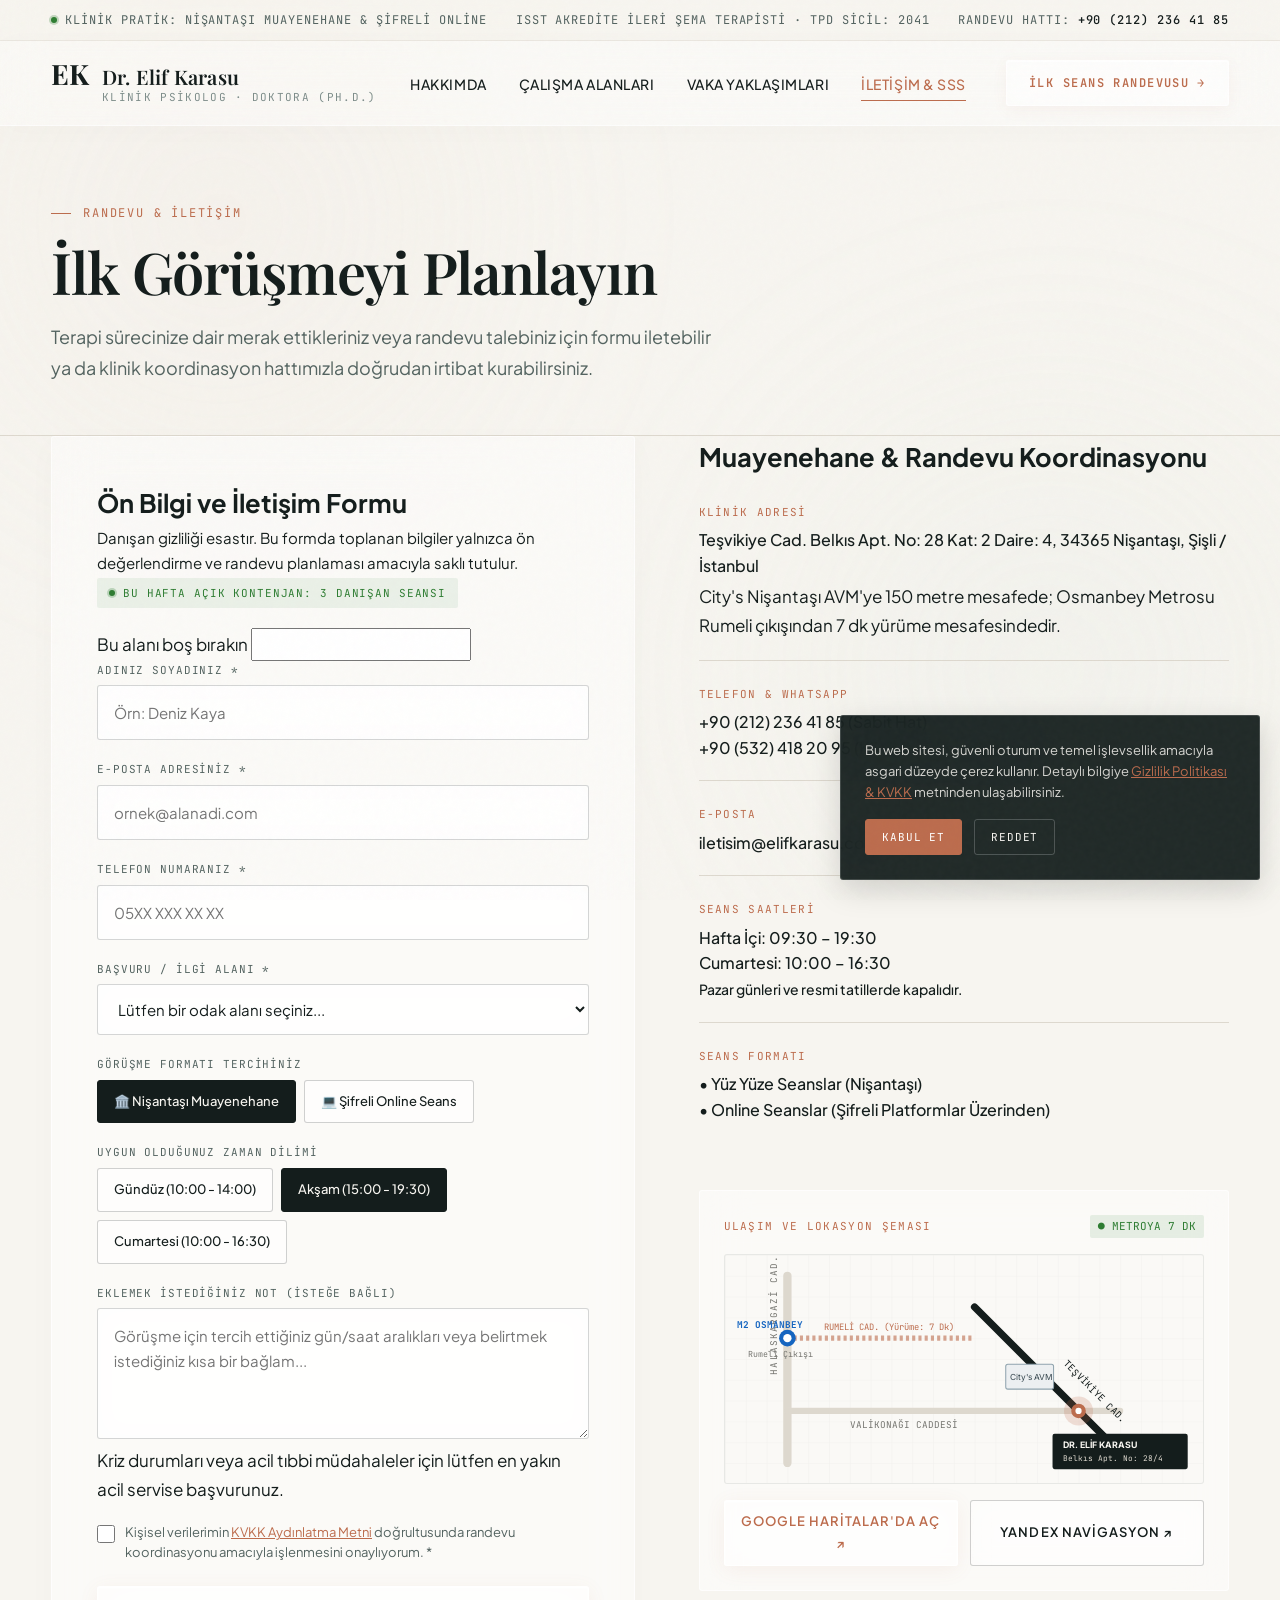
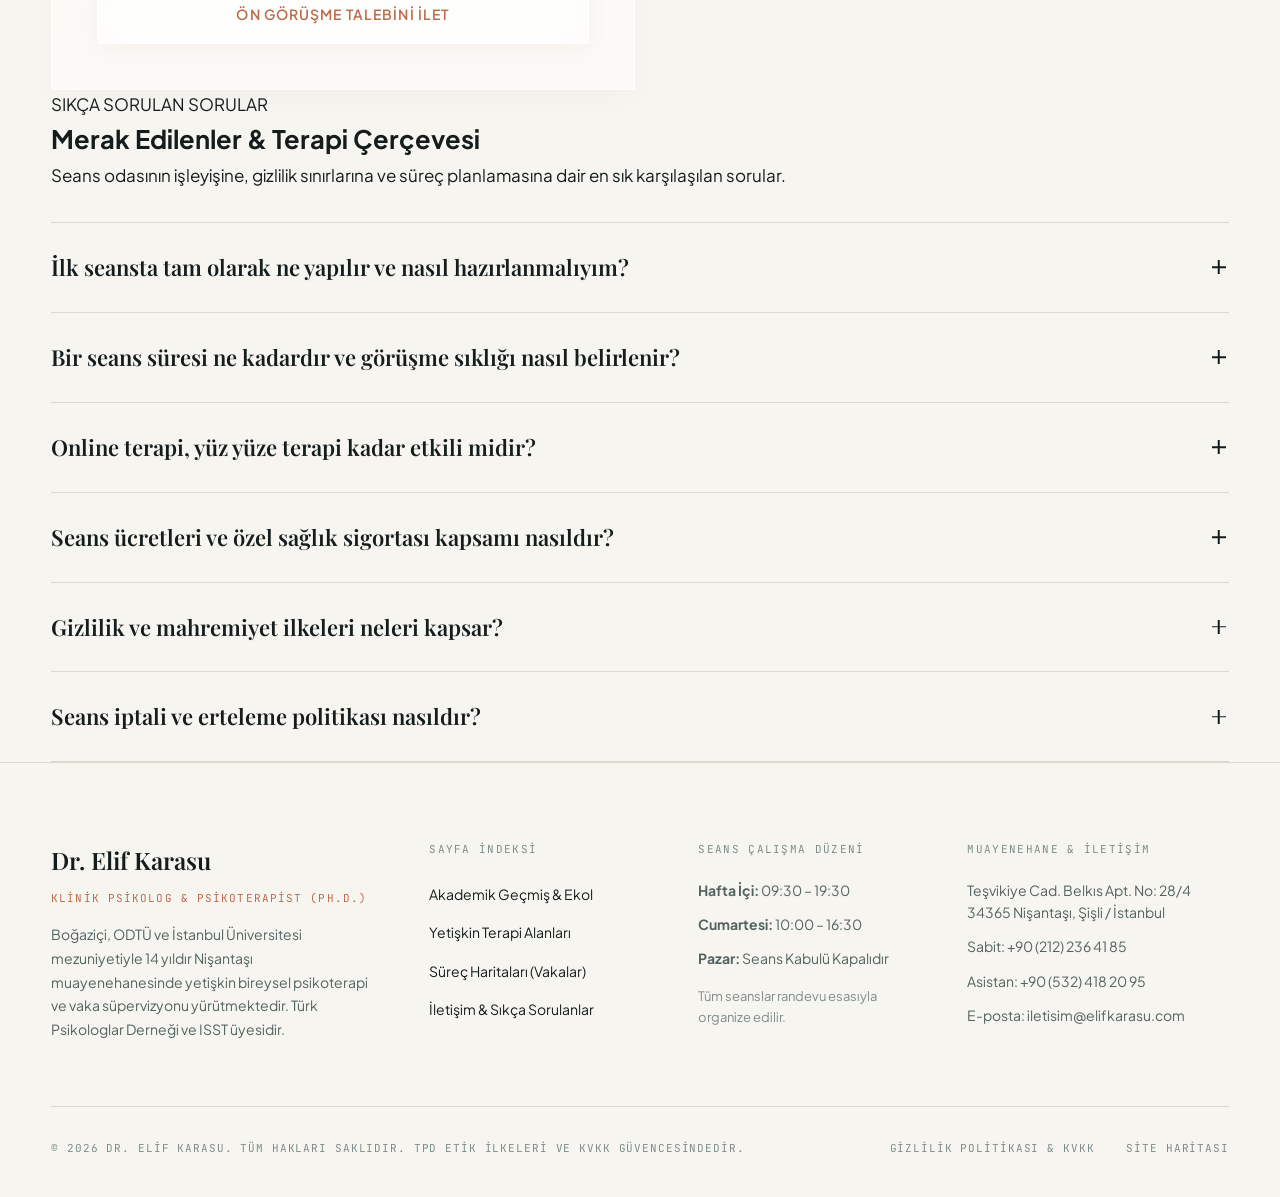
<file: iletisim.html>
<!DOCTYPE html>
<html lang="tr">
<head>
  <meta charset="UTF-8">
  <meta name="viewport" content="width=device-width, initial-scale=1.0">
  <meta http-equiv="X-Content-Type-Options" content="nosniff">
  <meta http-equiv="X-Frame-Options" content="DENY">
  <meta name="referrer" content="strict-origin-when-cross-origin">
  <title>İletişim & İlk Görüşme Talebi — Dr. Elif Karasu | Nişantaşı</title>
  <meta name="description" content="Kıdemli Klinik Psikolog Dr. Elif Karasu'nun Nişantaşı muayenehanesi iletişim bilgileri, ilk seans randevu formu, adres tarifi ve sıkça sorulan sorular.">
  <link rel="canonical" href="https://www.elifkarasu.com/iletisim.html">
  <meta property="og:type" content="website">
  <meta property="og:title" content="İletişim & İlk Görüşme Talebi — Dr. Elif Karasu">
  <meta property="og:description" content="Nişantaşı muayenehanesinde yüz yüze veya güvenli altyapıyla online bireysel psikoterapi için ilk görüşmeyi planlayın.">
  <meta property="og:url" content="https://www.elifkarasu.com/iletisim.html">
  <meta property="og:locale" content="tr_TR">
  <meta property="og:site_name" content="Dr. Elif Karasu - Klinik Psikolog">
  <link rel="icon" type="image/svg+xml" href="favicon.svg">
  <link rel="manifest" href="site.webmanifest">
  <link rel="preconnect" href="https://fonts.googleapis.com">
  <link rel="preconnect" href="https://fonts.gstatic.com" crossorigin>
  <link href="https://fonts.googleapis.com/css2?family=Inter:wght@400;500;600;700&family=Playfair+Display:ital,wght@0,400;0,600;0,700;1,400&display=swap" rel="stylesheet">
  <link rel="stylesheet" href="css/style.css">
  <script>
    try {
      if (sessionStorage.getItem("splash_shown_v1") === "true" || window.matchMedia("(prefers-reduced-motion: reduce)").matches) {
        document.documentElement.classList.add("splash-skip");
      }
    } catch (e) {}
  </script>
</head>
<body>
  <!-- EDITORIAL SPLASH SCREEN (ÖN YÜKLEME EKRANI) - CINEMATIC -->
  <div id="splash-screen" class="splash-screen" aria-hidden="true">
    <button type="button" class="splash-skip-btn" id="splash-skip-btn" aria-label="Giriş ekranını geç">
      <span>Atla</span>
      <kbd>ESC</kbd>
    </button>
    <div class="splash-inner">
      <div class="splash-emblem">
        <div class="splash-emblem-ring"></div>
        <span class="splash-emblem-text">EK</span>
      </div>
      <span class="splash-kicker">KLİNİK PSİKOLOJİ · İSTANBUL</span>
      <h2 class="splash-motto">zihnin sakin alanı&hellip;</h2>
      <span class="splash-author">Dr. Elif Karasu · Ph.D.</span>
      
      <div class="splash-progress-track" aria-hidden="true">
        <div class="splash-progress-bar"></div>
      </div>
      <div class="splash-counter-label" id="splash-counter">00%</div>
    </div>
  </div>

  <!-- AMBIENT GLOW (DERİNLİK IŞIKLARI) -->
  <div class="ambient-glow" aria-hidden="true">
    <div class="ambient-glow__light-1"></div>
    <div class="ambient-glow__light-2"></div>
  </div>
  <a href="#main-content" class="skip-link">Doğrudan ana içeriğe geç</a>
  <div class="nav-overlay" id="nav-overlay"></div>

  <!-- TOP RUNNING MASTHEAD BAR -->
  <aside class="top-meta-bar" aria-label="Klinik çalışma durumu ve lokasyon">
    <div class="container top-meta-inner">
      <div class="meta-status">
        <span class="status-dot"></span>
        <span>Klinik Pratik: Nişantaşı Muayenehane & Şifreli Online</span>
      </div>
      <div>
        <span>ISST Akredite İleri Şema Terapisti · TPD Sicil: 2041</span>
      </div>
      <div>
        <span>Randevu Hattı: <a href="tel:+902122364185" style="color: var(--text-main); font-weight: 500;">+90 (212) 236 41 85</a></span>
      </div>
    </div>
  </aside>

  <!-- MAIN EDITORIAL HEADER -->
  <header class="site-header" id="site-header">
    <div class="container header-inner">
      <a href="index.html" class="logo-lockup" aria-label="Ana Sayfa — Dr. Elif Karasu">
        <span class="logo-monogram">EK</span>
        <div class="logo-titles">
          <span class="logo-name">Dr. Elif Karasu</span>
          <span class="logo-sub">Klinik Psikolog · Doktora (Ph.D.)</span>
        </div>
      </a>

      <nav class="main-nav" id="main-nav" aria-label="Ana menü navigasyonu">
        <ul class="nav-links">
          <li><a href="hakkimda.html" class="nav-link">Hakkımda</a></li>
          <li><a href="calisma-alanlari.html" class="nav-link">Çalışma Alanları</a></li>
          <li><a href="vaka-yaklasimlari.html" class="nav-link">Vaka Yaklaşımları</a></li>
          <li><a href="iletisim.html" class="nav-link active">İletişim & SSS</a></li>
        </ul>

        <a href="iletisim.html" class="nav-cta">
          <span>İlk Seans Randevusu</span>
          <span aria-hidden="true">→</span>
        </a>
      </nav>

      <button class="menu-toggle" id="menu-toggle" aria-expanded="false" aria-controls="main-nav" aria-label="Navigasyon menüsünü aç">
        <span></span>
        <span></span>
        <span></span>
      </button>
    </div>
  </header>

  <main id="main-content" role="main">
    <section class="page-header">
      <div class="container">
        <p class="page-header__label">RANDEVU & İLETİŞİM</p>
        <h1 class="page-header__title">İlk Görüşmeyi Planlayın</h1>
        <p class="page-header__desc">Terapi sürecinize dair merak ettikleriniz veya randevu talebiniz için formu iletebilir ya da klinik koordinasyon hattımızla doğrudan irtibat kurabilirsiniz.</p>
      </div>
    </section>

    <section class="section">
      <div class="container">
        <div class="contact-grid">
          <div class="contact-grid__form">
            <h2 class="heading-md" style="margin-bottom: var(--space-3);">Ön Bilgi ve İletişim Formu</h2>
            <p class="text-muted" style="margin-bottom: var(--space-4); font-size: 0.9375rem;">Danışan gizliliği esastır. Bu formda toplanan bilgiler yalnızca ön değerlendirme ve randevu planlaması amacıyla saklı tutulur.</p>

            <div class="live-slot-badge" style="margin-bottom: 1.25rem;">
              <span class="status-dot"></span>
              <span>Bu Hafta Açık Kontenjan: 3 Danışan Seansı</span>
            </div>

            <form id="contact-form" action="#" method="POST" novalidate>
              <div class="form-hp" aria-hidden="true">
                <label for="website-field">Bu alanı boş bırakın</label>
                <input type="text" id="website-field" name="website" tabindex="-1" autocomplete="off">
              </div>

              <div class="form-group">
                <label for="name" class="form-label">Adınız Soyadınız *</label>
                <input type="text" id="name" name="name" class="form-input" required autocomplete="name" placeholder="Örn: Deniz Kaya">
                <span class="form-error">Lütfen adınızı ve soyadınızı belirtiniz.</span>
              </div>

              <div class="form-group">
                <label for="email" class="form-label">E-posta Adresiniz *</label>
                <input type="email" id="email" name="email" class="form-input" required autocomplete="email" placeholder="ornek@alanadi.com">
                <span class="form-error">Lütfen geçerli bir e-posta adresi giriniz.</span>
              </div>

              <div class="form-group">
                <label for="phone" class="form-label">Telefon Numaranız *</label>
                <input type="tel" id="phone" name="phone" class="form-input" required autocomplete="tel" placeholder="05XX XXX XX XX">
                <span class="form-error">Lütfen geçerli bir telefon numarası giriniz.</span>
              </div>

              <div class="form-group">
                <label for="interest" class="form-label">Başvuru / İlgi Alanı *</label>
                <select id="interest" name="interest" class="form-select" required>
                  <option value="" disabled selected>Lütfen bir odak alanı seçiniz...</option>
                  <option value="Kaygı ve Panik Bozukluk">Kaygı, Panik & Yoğun Endişe</option>
                  <option value="Depresyon ve Tükenmişlik">Depresyon, İsteksizlik & Tükenmişlik</option>
                  <option value="İlişki ve Bağlanma Problemleri">İlişki Dinamikleri & Bağlanma Örüntüleri</option>
                  <option value="Geçmiş Travmatik Yaşantılar">Travmatik Yaşantılar & EMDR / Şema İhtiyacı</option>
                  <option value="Kayıp ve Yas Süreci">Kayıp, Yas & Ayrılık Süreci</option>
                  <option value="Varoluşsal Sıkışmışlık">Yaşam Geçişleri & Anlam Arayışı</option>
                  <option value="Diğer / Emin Değilim">Diğer / İlk Seansta Birlikte Belirleme</option>
                </select>
                <span class="form-error">Lütfen bir başvuru konusu seçiniz.</span>
              </div>

              <div class="form-group">
                <label class="form-label">Görüşme Formatı Tercihiniz</label>
                <div class="slot-chips-group" data-multi="false">
                  <input type="hidden" name="format_preference" value="Yüz Yüze (Nişantaşı)">
                  <div class="slot-chip selected" data-value="Yüz Yüze (Nişantaşı)">🏛️ Nişantaşı Muayenehane</div>
                  <div class="slot-chip" data-value="Online (Şifreli Video)">💻 Şifreli Online Seans</div>
                </div>
              </div>

              <div class="form-group">
                <label class="form-label">Uygun Olduğunuz Zaman Dilimi</label>
                <div class="slot-chips-group" data-multi="true">
                  <input type="hidden" name="time_slots" value="Hafta İçi Akşam">
                  <div class="slot-chip" data-value="Hafta İçi Gündüz (10:00 - 14:00)">Gündüz (10:00 - 14:00)</div>
                  <div class="slot-chip selected" data-value="Hafta İçi Akşam (15:00 - 19:30)">Akşam (15:00 - 19:30)</div>
                  <div class="slot-chip" data-value="Cumartesi">Cumartesi (10:00 - 16:30)</div>
                </div>
              </div>

              <div class="form-group">
                <label for="message" class="form-label">Eklemek İstediğiniz Not (İsteğe Bağlı)</label>
                <textarea id="message" name="message" class="form-textarea" rows="4" placeholder="Görüşme için tercih ettiğiniz gün/saat aralıkları veya belirtmek istediğiniz kısa bir bağlam..."></textarea>
                <span class="form-hint">Kriz durumları veya acil tıbbi müdahaleler için lütfen en yakın acil servise başvurunuz.</span>
              </div>

              <div class="form-group checkbox-group">
                <input type="checkbox" id="kvkk" name="kvkk" required>
                <label for="kvkk">Kişisel verilerimin <a href="gizlilik-politikasi.html" target="_blank" rel="noopener">KVKK Aydınlatma Metni</a> doğrultusunda randevu koordinasyonu amacıyla işlenmesini onaylıyorum. *</label>
                <span class="form-error">Lütfen aydınlatma metnini onaylayınız.</span>
              </div>

              <button type="submit" class="btn btn-primary" style="width: 100%;">Ön Görüşme Talebini İlet</button>
              <div id="form-status" class="form-status"></div>
            </form>
          </div>

          <div class="contact-grid__info">
            <h2 class="heading-md" style="margin-bottom: var(--space-3);">Muayenehane & Randevu Koordinasyonu</h2>

            <div class="contact-info-item">
              <span class="contact-info-item__label">KLİNİK ADRESİ</span>
              <p class="contact-info-item__value">Teşvikiye Cad. Belkıs Apt. No: 28 Kat: 2 Daire: 4, 34365 Nişantaşı, Şişli / İstanbul</p>
              <p class="form-hint" style="margin-top: 4px;">City's Nişantaşı AVM'ye 150 metre mesafede; Osmanbey Metrosu Rumeli çıkışından 7 dk yürüme mesafesindedir.</p>
            </div>

            <div class="contact-info-item">
              <span class="contact-info-item__label">TELEFON & WHATSAPP</span>
              <p class="contact-info-item__value">
                <a href="tel:+902122364185">+90 (212) 236 41 85</a> (Sabit Hat)<br>
                <a href="tel:+905324182095">+90 (532) 418 20 95</a> (Klinik Randevu Asistanı)
              </p>
            </div>

            <div class="contact-info-item">
              <span class="contact-info-item__label">E-POSTA</span>
              <p class="contact-info-item__value">
                <a href="mailto:iletisim@elifkarasu.com">iletisim@elifkarasu.com</a>
              </p>
            </div>

            <div class="contact-info-item">
              <span class="contact-info-item__label">SEANS SAATLERİ</span>
              <p class="contact-info-item__value">
                Hafta İçi: 09:30 – 19:30<br>
                Cumartesi: 10:00 – 16:30<br>
                <span class="text-muted" style="font-size: 0.875rem;">Pazar günleri ve resmi tatillerde kapalıdır.</span>
              </p>
            </div>

            <div class="contact-info-item" style="border-bottom: none;">
              <span class="contact-info-item__label">SEANS FORMATI</span>
              <p class="contact-info-item__value">
                • Yüz Yüze Seanslar (Nişantaşı)<br>
                • Online Seanslar (Şifreli Platformlar Üzerinden)
              </p>
            </div>

            <!-- ARCHITECTURAL TRANSIT VECTOR MAP -->
            <div class="transit-vector-card" style="border: var(--glass-border); background-color: var(--glass-bg); backdrop-filter: var(--glass-blur); border-radius: var(--radius); padding: 1.5rem; margin-top: 1.5rem;">
              <div style="display: flex; justify-content: space-between; align-items: center; margin-bottom: 1rem;">
                <span style="font-family: var(--font-mono); font-size: 0.6875rem; letter-spacing: 0.12em; color: var(--accent); text-transform: uppercase;">ULAŞIM VE LOKASYON ŞEMASI</span>
                <span style="font-family: var(--font-mono); font-size: 0.6875rem; color: #2E7D32; background: rgba(46,125,50,0.1); padding: 2px 8px; border-radius: 2px;">● METROYA 7 DK</span>
              </div>
              
              <svg viewBox="0 0 460 220" width="100%" height="auto" style="border-radius: var(--radius); background: #FAF9F6; border: 1px solid rgba(20,29,28,0.08);" role="img" aria-label="Nişantaşı Muayenehane Ulaşım Krokisi">
                <defs>
                  <pattern id="grid" width="20" height="20" patternUnits="userSpaceOnUse">
                    <path d="M 20 0 L 0 0 0 20" fill="none" stroke="rgba(20,29,28,0.04)" stroke-width="1"/>
                  </pattern>
                </defs>
                <rect width="100%" height="100%" fill="url(#grid)" />
                
                <!-- Halaskargazi / Metro hattı -->
                <line x1="60" y1="20" x2="60" y2="200" stroke="#DDD8CE" stroke-width="8" stroke-linecap="round" />
                <text x="50" y="115" font-family="'JetBrains Mono', monospace" font-size="9" fill="#757570" transform="rotate(-90 50,115)" letter-spacing="1">HALASKARGAZİ CAD.</text>

                <!-- Rumeli Caddesi -->
                <line x1="60" y1="80" x2="240" y2="80" stroke="#BC6C4D" stroke-width="5" stroke-dasharray="3,3" opacity="0.6" />
                <text x="95" y="72" font-family="'JetBrains Mono', monospace" font-size="8.5" fill="#BC6C4D">RUMELİ CAD. (Yürüme: 7 Dk)</text>

                <!-- Valikonağı Caddesi -->
                <line x1="60" y1="150" x2="380" y2="150" stroke="#DDD8CE" stroke-width="6" stroke-linecap="round" />
                <text x="120" y="166" font-family="'JetBrains Mono', monospace" font-size="9" fill="#757570">VALİKONAĞI CADDESİ</text>

                <!-- Teşvikiye Caddesi -->
                <line x1="240" y1="50" x2="380" y2="190" stroke="#141D1C" stroke-width="7" stroke-linecap="round" />
                <text x="325" y="105" font-family="'JetBrains Mono', monospace" font-size="9" fill="#141D1C" transform="rotate(45 325,105)">TEŞVİKİYE CAD.</text>

                <!-- Osmanbey Metro İstasyonu -->
                <circle cx="60" cy="80" r="8" fill="#1565C0" />
                <circle cx="60" cy="80" r="4" fill="#FFFFFF" />
                <text x="12" y="70" font-family="'JetBrains Mono', monospace" font-size="9" font-weight="bold" fill="#1565C0">M2 OSMANBEY</text>
                <text x="22" y="98" font-family="'JetBrains Mono', monospace" font-size="8" fill="#757570">Rumeli Çıkışı</text>

                <!-- City's Nişantaşı -->
                <rect x="270" y="105" width="46" height="24" rx="2" fill="#ECEFF1" stroke="#90A4AE" stroke-width="1" />
                <text x="274" y="120" font-family="'Inter', sans-serif" font-size="8" fill="#37474F">City's AVM</text>

                <!-- Muayenehane Noktası (PIN) -->
                <circle cx="340" cy="150" r="14" fill="rgba(188, 108, 77, 0.2)" />
                <circle cx="340" cy="150" r="7" fill="#BC6C4D" />
                <circle cx="340" cy="150" r="3" fill="#FFFFFF" />
                
                <g transform="translate(315, 172)">
                  <rect width="130" height="34" rx="2" fill="#141D1C" />
                  <text x="10" y="14" font-family="'Inter', sans-serif" font-size="8.5" font-weight="bold" fill="#F7F5F0">DR. ELİF KARASU</text>
                  <text x="10" y="26" font-family="'JetBrains Mono', monospace" font-size="7.5" fill="#DDD8CE">Belkıs Apt. No: 28/4</text>
                </g>
              </svg>

              <div style="display: flex; gap: 0.75rem; margin-top: 1rem;">
                <a href="https://maps.google.com/?q=Tesvikiye+Caddesi+Nisantasi+Istanbul" target="_blank" rel="noopener noreferrer" class="btn btn-primary" style="flex: 1; text-align: center; font-size: 0.8125rem; padding: 0.625rem;">
                  Google Haritalar'da Aç ↗
                </a>
                <a href="https://yandex.com.tr/harita/?text=Tesvikiye+Caddesi+Nisantasi" target="_blank" rel="noopener noreferrer" class="btn btn-secondary" style="flex: 1; text-align: center; font-size: 0.8125rem; padding: 0.625rem;">
                  Yandex Navigasyon ↗
                </a>
              </div>
            </div>
          </div>
        </div>
      </div>
    </section>

    <section class="section section--alt">
      <div class="container">
        <div class="section-header">
          <p class="section-label">SIKÇA SORULAN SORULAR</p>
          <h2 class="section-title">Merak Edilenler & Terapi Çerçevesi</h2>
          <p class="section-desc">Seans odasının işleyişine, gizlilik sınırlarına ve süreç planlamasına dair en sık karşılaşılan sorular.</p>
        </div>
        
        <div class="faq-list">
          <div class="faq-item">
            <button class="faq-question" aria-expanded="false">
              İlk seansta tam olarak ne yapılır ve nasıl hazırlanmalıyım?
              <span class="faq-icon"></span>
            </button>
            <div class="faq-answer">
              <div class="faq-answer__inner">
                İlk görüşme bir "tanışma, klinik formülasyon ve karşılıklı değerlendirme" seansıdır. Herhangi bir ön hazırlık yapmanız veya konunuzu maddeleştirmeniz gerekmez. Sizi şu sıralar en çok zorlayan duygu veya döngüleri konuşuruz; yaşam öykünüzün ana hatlarına değiniriz. Bu görüşmenin sonunda çalışma hedeflerimizi ve hangi ekolün (BDT, Şema vb.) size daha uygun olduğunu netleştirerek seans sıklığını kararlaştırırız.
              </div>
            </div>
          </div>

          <div class="faq-item">
            <button class="faq-question" aria-expanded="false">
              Bir seans süresi ne kadardır ve görüşme sıklığı nasıl belirlenir?
              <span class="faq-icon"></span>
            </button>
            <div class="faq-answer">
              <div class="faq-answer__inner">
                Bireysel terapi seansları standart olarak 50 dakikadır. Terapötik ilişkinin güvenli ve kalıcı bir zemin kazanabilmesi adına başlangıçta haftada 1 seans olarak ilerlenir. Süreç olgunlaştıkça ve danışanın kendi içsel kaynakları pekiştikçe görüşmeler iki haftada bire, ardından aylık takip seanslarına doğru kademeli olarak seyreltilir.
              </div>
            </div>
          </div>

          <div class="faq-item">
            <button class="faq-question" aria-expanded="false">
              Online terapi, yüz yüze terapi kadar etkili midir?
              <span class="faq-icon"></span>
            </button>
            <div class="faq-answer">
              <div class="faq-answer__inner">
                Yapılan çok sayıda uluslararası meta-analiz araştırması, BDT ve Şema Terapi gibi yapılandırılmış yöntemlerin online ortamda yüz yüze terapiyle eşdeğer klinik başarı sağladığını göstermektedir. Şehir dışı veya yurt dışında ikamet eden ya da yoğun seyahat eden danışanlarımızla güvenli, uçtan uca şifrelenmiş video konferans altyapısı üzerinden seanslarımızı yürütmekteyiz.
              </div>
            </div>
          </div>

          <div class="faq-item">
            <button class="faq-question" aria-expanded="false">
              Seans ücretleri ve özel sağlık sigortası kapsamı nasıldır?
              <span class="faq-icon"></span>
            </button>
            <div class="faq-answer">
              <div class="faq-answer__inner">
                Güncel seans ücret tarifesi, randevu koordinasyon asistanımız tarafından ilk temasınızda şeffafça tarafınıza iletilmektedir. Her seansın ardından resmi Serbest Meslek Makbuzu (SMM) e-fatura olarak düzenlenir. Özel sağlık sigortanızın poliçesinde 'Psikoterapi / Ayaktan Ruh Sağlığı' teminatı bulunuyorsa, bu makbuzla sigorta şirketinizden geri ödeme talep edebilirsiniz.
              </div>
            </div>
          </div>

          <div class="faq-item">
            <button class="faq-question" aria-expanded="false">
              Gizlilik ve mahremiyet ilkeleri neleri kapsar?
              <span class="faq-icon"></span>
            </button>
            <div class="faq-answer">
              <div class="faq-answer__inner">
                Seans odasında konuşulan her şey, Türk Psikologlar Derneği Etik Yönetmeliği ve KVKK hükümleri uyarınca mutlak mesleki sır kapsamındadır. Eşiniz, aileniz, işvereniniz veya üçüncü şahıslarla sizin yazılı ve açık onayınız olmaksızın hiçbir bilgi paylaşılmaz. İstisnai tek durum, danışanın kendisine veya bir başkasına doğrudan hayati bir zarar verme riskinin bulunduğu acil kriz anlarıdır.
              </div>
            </div>
          </div>

          <div class="faq-item">
            <button class="faq-question" aria-expanded="false">
              Seans iptali ve erteleme politikası nasıldır?
              <span class="faq-icon"></span>
            </button>
            <div class="faq-answer">
              <div class="faq-answer__inner">
                Planlanan seans saati yalnızca size tahsis edilmektedir. Randevunuzu iptal etmek veya ertelemek istediğinizde, en geç 24 saat öncesinde asistanımıza bilgi vermeniz gerekmektedir. 24 saatten daha kısa sürede yapılan bildirimlerde veya gelinmeyen seanslarda kural olarak seans bedeli tahakkuk ettirilmektedir.
              </div>
            </div>
          </div>
        </div>
      </div>
    </section>
  </main>

  <!-- MONOGRAPHIC ARCHITECTURAL FOOTER -->
  <footer class="site-footer" role="contentinfo">
    <div class="container">
      <div class="footer-main-grid">
        <!-- Biyografi Kolonu -->
        <div>
          <p class="footer-bio-title">Dr. Elif Karasu</p>
          <p class="footer-bio-sub">Klinik Psikolog & Psikoterapist (Ph.D.)</p>
          <p class="footer-bio-text">
            Boğaziçi, ODTÜ ve İstanbul Üniversitesi mezuniyetiyle 14 yıldır Nişantaşı muayenehanesinde yetişkin bireysel psikoterapi ve vaka süpervizyonu yürütmektedir. Türk Psikologlar Derneği ve ISST üyesidir.
          </p>
        </div>

        <!-- Hızlı Navigasyon -->
        <div>
          <p class="footer-col-header">SAYFA İNDEKSİ</p>
          <ul class="footer-nav-list">
            <li><a href="hakkimda.html">Akademik Geçmiş & Ekol</a></li>
            <li><a href="calisma-alanlari.html">Yetişkin Terapi Alanları</a></li>
            <li><a href="vaka-yaklasimlari.html">Süreç Haritaları (Vakalar)</a></li>
            <li><a href="iletisim.html">İletişim & Sıkça Sorulanlar</a></li>
          </ul>
        </div>

        <!-- Çalışma Saatleri -->
        <div>
          <p class="footer-col-header">SEANS ÇALIŞMA DÜZENİ</p>
          <div class="footer-contact-specs">
            <p><strong>Hafta İçi:</strong> 09:30 – 19:30</p>
            <p><strong>Cumartesi:</strong> 10:00 – 16:30</p>
            <p><strong>Pazar:</strong> Seans Kabulü Kapalıdır</p>
            <p style="font-size: 0.8125rem; color: var(--text-light); margin-top: 4px;">Tüm seanslar randevu esasıyla organize edilir.</p>
          </div>
        </div>

        <!-- Muayenehane Lokasyonu -->
        <div>
          <p class="footer-col-header">MUAYENEHANE & İLETİŞİM</p>
          <div class="footer-contact-specs">
            <p>Teşvikiye Cad. Belkıs Apt. No: 28/4<br>34365 Nişantaşı, Şişli / İstanbul</p>
            <p>Sabit: <a href="tel:+902122364185">+90 (212) 236 41 85</a></p>
            <p>Asistan: <a href="tel:+905324182095">+90 (532) 418 20 95</a></p>
            <p>E-posta: <a href="mailto:iletisim@elifkarasu.com">iletisim@elifkarasu.com</a></p>
          </div>
        </div>
      </div>

      <div class="footer-bottom-row">
        <p>&copy; 2026 Dr. Elif Karasu. Tüm hakları saklıdır. TPD Etik İlkeleri ve KVKK güvencesindedir.</p>
        <div>
          <a href="gizlilik-politikasi.html" style="margin-right: 1.5rem;">Gizlilik Politikası & KVKK</a>
          <a href="sitemap.xml">Site Haritası</a>
        </div>
      </div>
    </div>
  </footer>

  <!-- ÇEREZ BİLDİRİMİ -->
  <div class="cookie-banner" id="cookie-banner" role="dialog" aria-label="Çerez bildirimi">
    <p class="cookie-text">
      Bu web sitesi, güvenli oturum ve temel işlevsellik amacıyla asgari düzeyde çerez kullanır. Detaylı bilgiye <a href="gizlilik-politikasi.html">Gizlilik Politikası & KVKK</a> metninden ulaşabilirsiniz.
    </p>
    <div class="cookie-actions">
      <button class="cookie-btn cookie-btn-accept" id="cookie-accept">Kabul Et</button>
      <button class="cookie-btn cookie-btn-reject" id="cookie-reject">Reddet</button>
    </div>
  </div>

  <script src="js/main.js"></script>
</body>
</html>
</file>
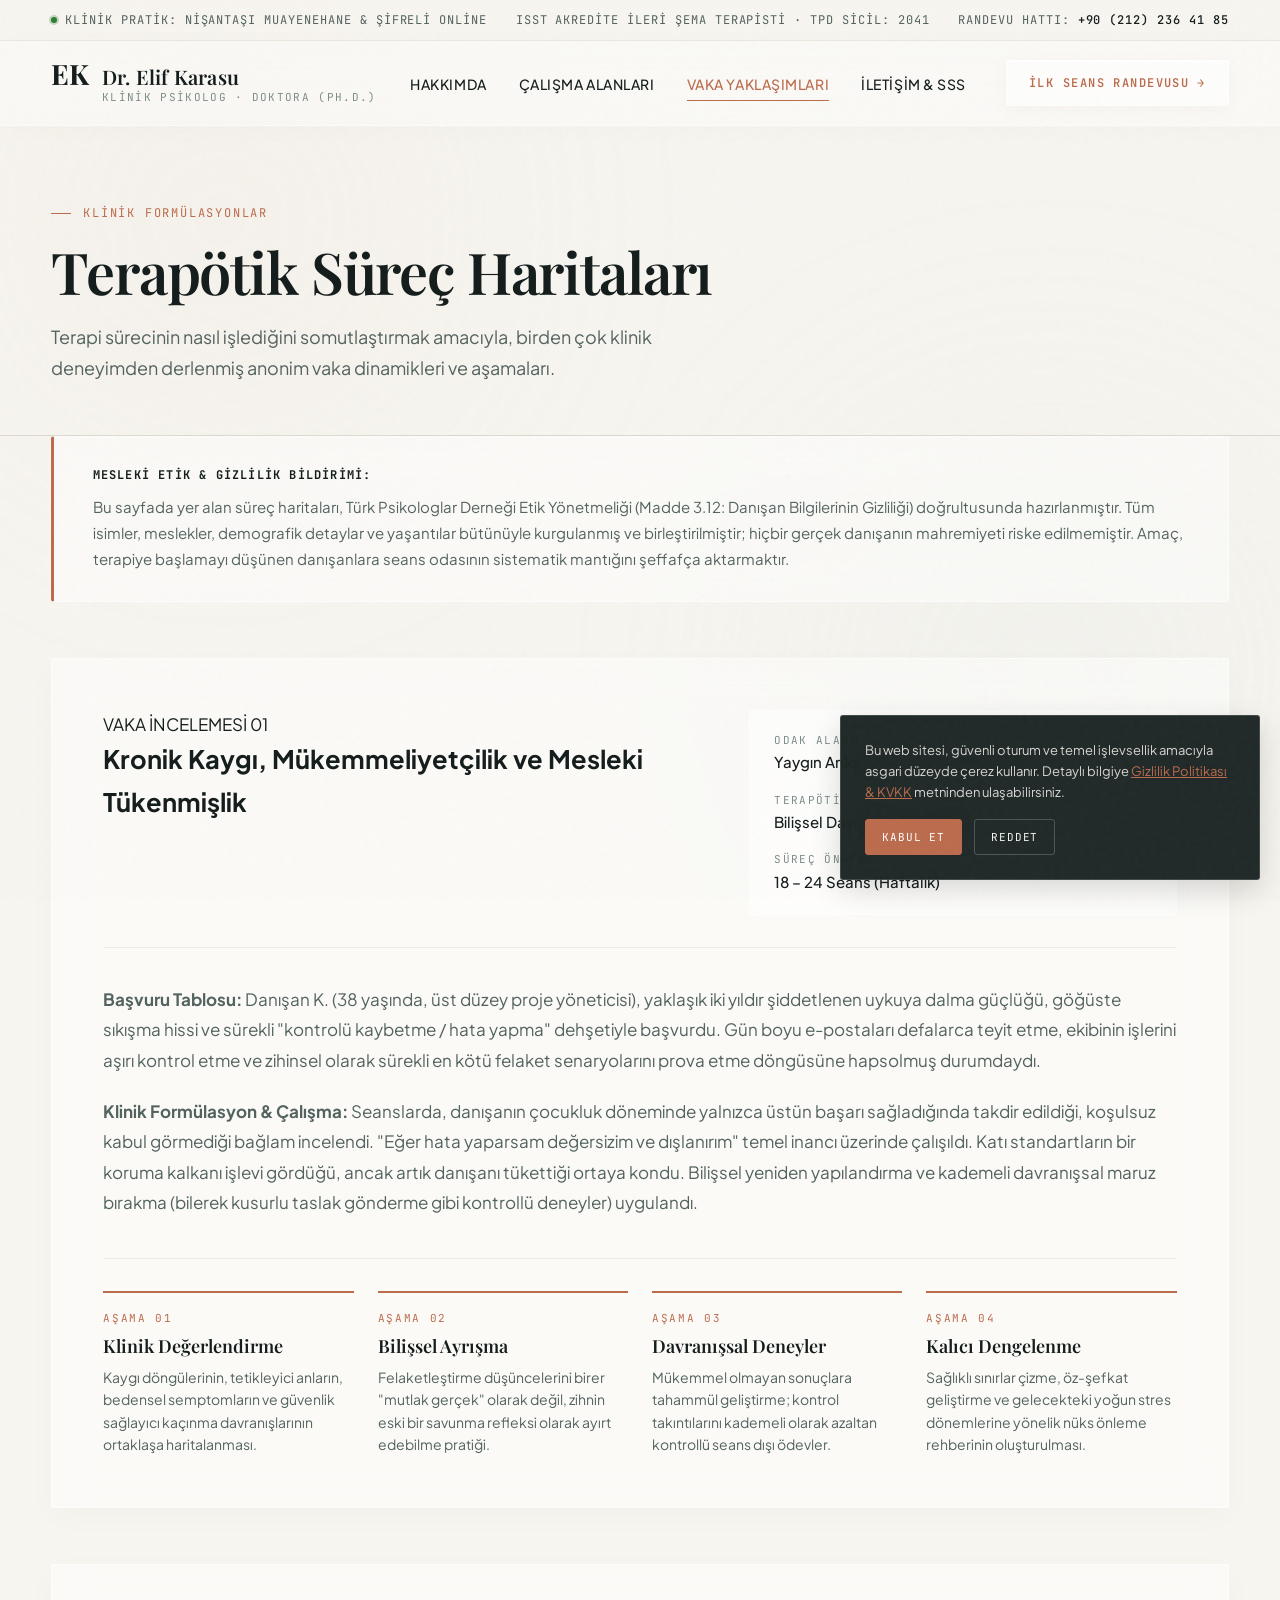
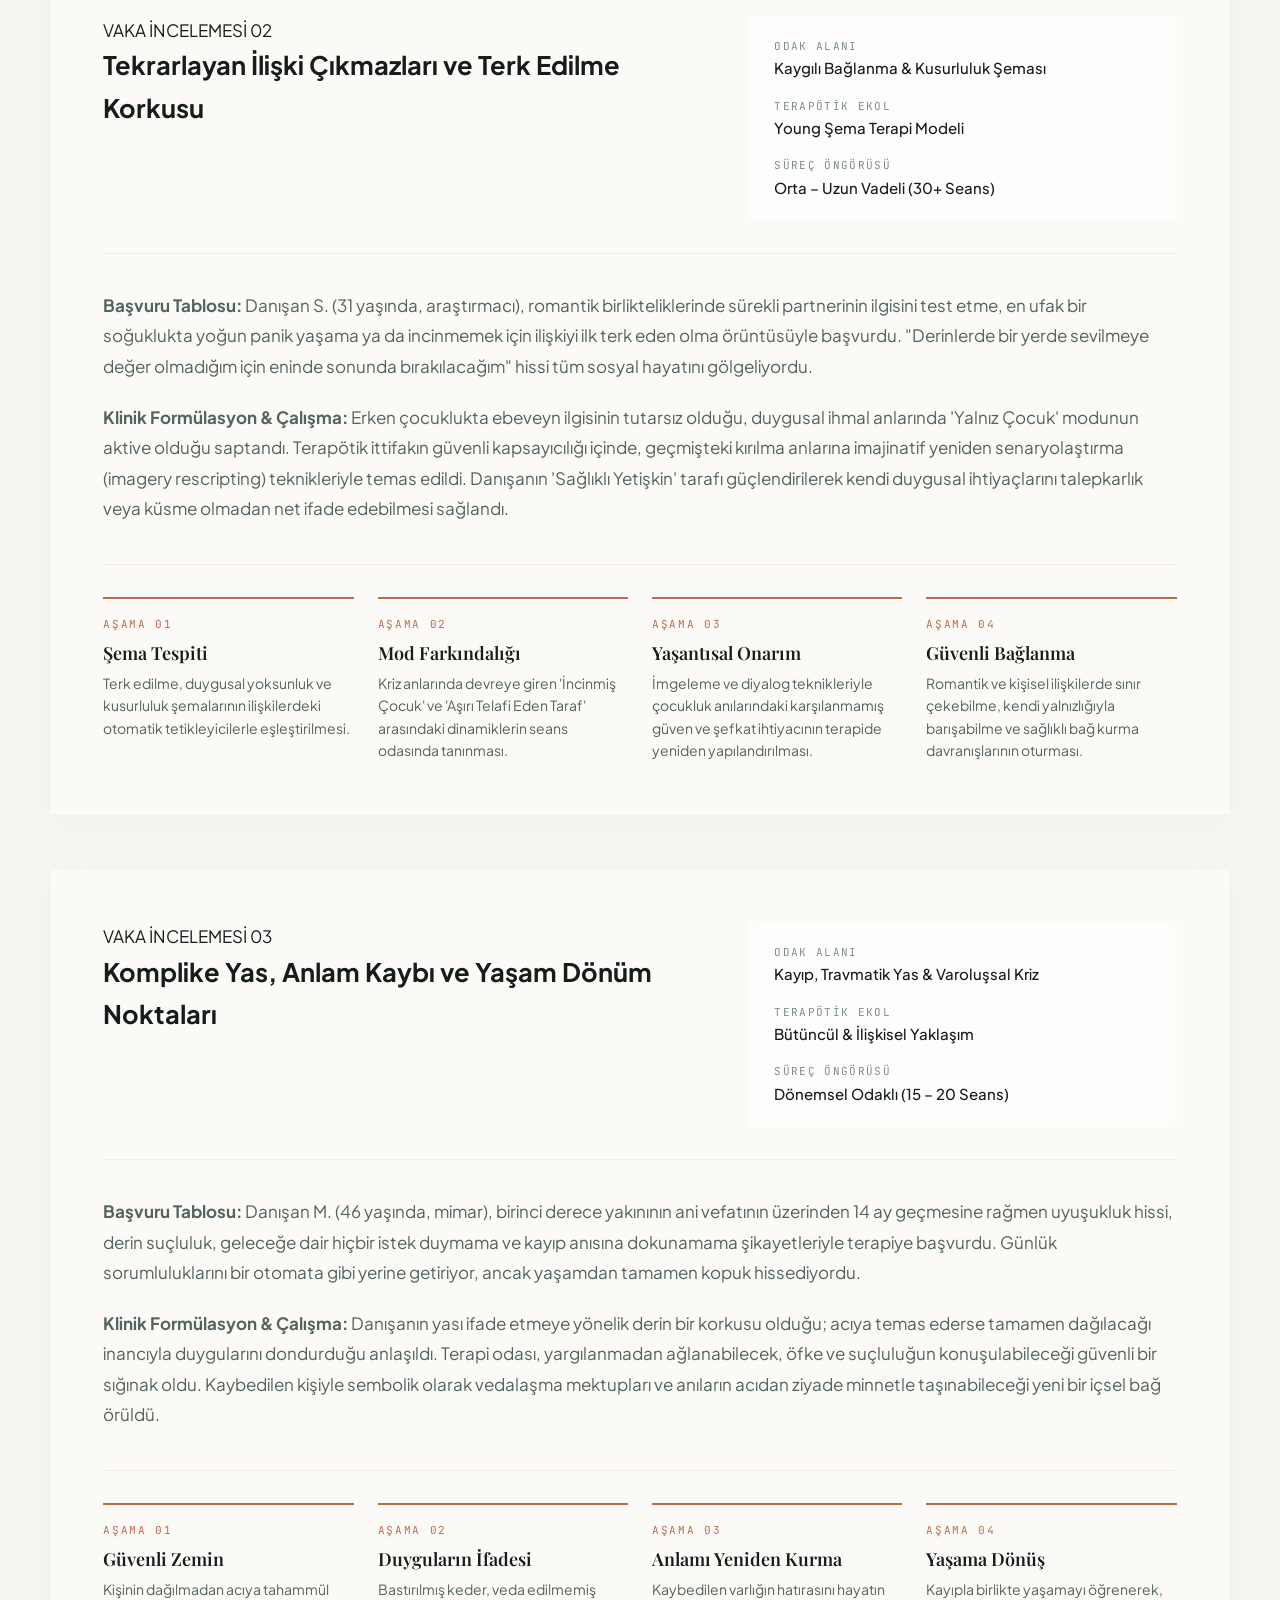
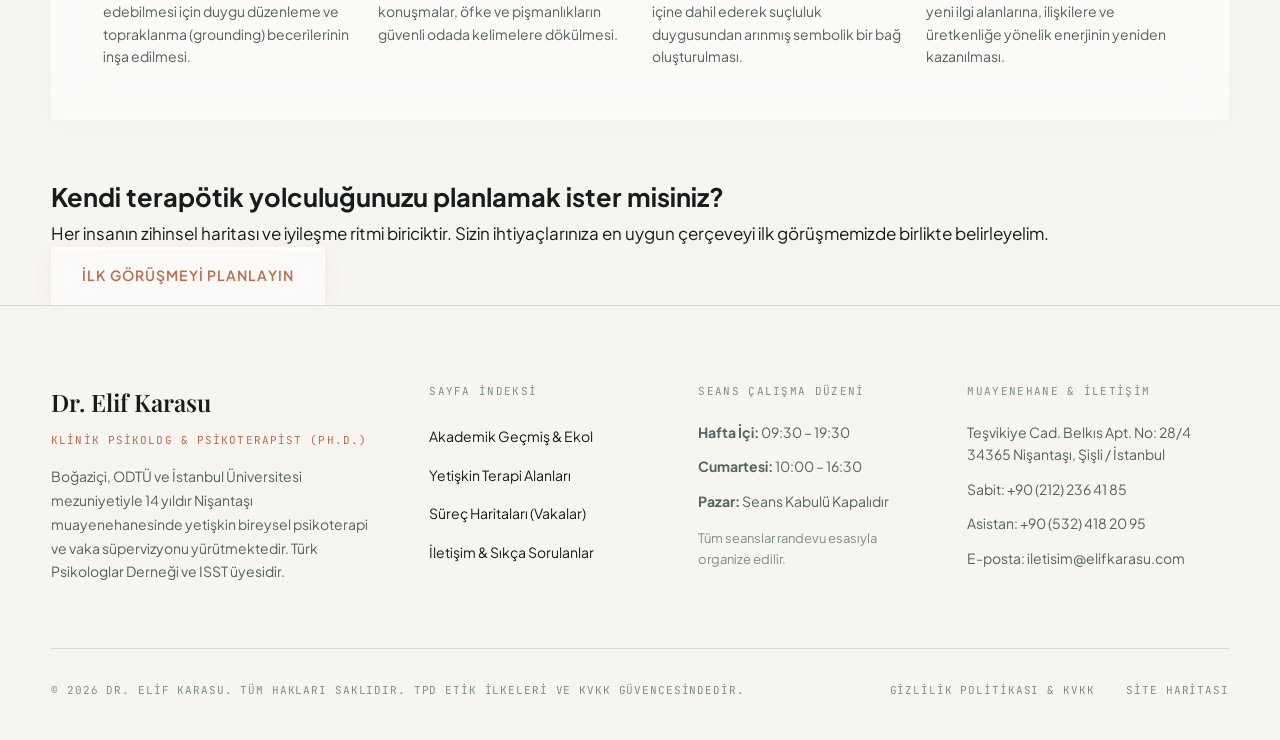
<file: vaka-yaklasimlari.html>
<!DOCTYPE html>
<html lang="tr">
<head>
  <meta charset="UTF-8">
  <meta name="viewport" content="width=device-width, initial-scale=1.0">
  <meta http-equiv="X-Content-Type-Options" content="nosniff">
  <meta http-equiv="X-Frame-Options" content="DENY">
  <meta name="referrer" content="strict-origin-when-cross-origin">
  <title>Vaka Yaklaşımları & Terapötik Süreç Haritaları — Dr. Elif Karasu</title>
  <meta name="description" content="Dr. Elif Karasu'nun klinik pratiğinden derlenmiş, etik kurallara uygun biçimde anonimleştirilmiş bilişsel davranışçı ve şema terapi vaka süreç haritaları.">
  <link rel="canonical" href="https://www.elifkarasu.com/vaka-yaklasimlari.html">
  <meta property="og:type" content="article">
  <meta property="og:title" content="Vaka Yaklaşımları & Terapötik Süreç Haritaları — Dr. Elif Karasu">
  <meta property="og:description" content="Klinik çerçevede anonimleştirilmiş terapi süreçleri, formülasyon adımları ve müdahale aşamaları.">
  <meta property="og:url" content="https://www.elifkarasu.com/vaka-yaklasimlari.html">
  <meta property="og:locale" content="tr_TR">
  <meta property="og:site_name" content="Dr. Elif Karasu - Klinik Psikolog">
  <link rel="icon" type="image/svg+xml" href="favicon.svg">
  <link rel="manifest" href="site.webmanifest">
  <link rel="preconnect" href="https://fonts.googleapis.com">
  <link rel="preconnect" href="https://fonts.gstatic.com" crossorigin>
  <link href="https://fonts.googleapis.com/css2?family=Inter:wght@400;500;600;700&family=Playfair+Display:ital,wght@0,400;0,600;0,700;1,400&display=swap" rel="stylesheet">
  <link rel="stylesheet" href="css/style.css">
  <script>
    try {
      if (sessionStorage.getItem("splash_shown_v1") === "true" || window.matchMedia("(prefers-reduced-motion: reduce)").matches) {
        document.documentElement.classList.add("splash-skip");
      }
    } catch (e) {}
  </script>
</head>
<body>
  <!-- EDITORIAL SPLASH SCREEN (ÖN YÜKLEME EKRANI) - CINEMATIC -->
  <div id="splash-screen" class="splash-screen" aria-hidden="true">
    <button type="button" class="splash-skip-btn" id="splash-skip-btn" aria-label="Giriş ekranını geç">
      <span>Atla</span>
      <kbd>ESC</kbd>
    </button>
    <div class="splash-inner">
      <div class="splash-emblem">
        <div class="splash-emblem-ring"></div>
        <span class="splash-emblem-text">EK</span>
      </div>
      <span class="splash-kicker">KLİNİK PSİKOLOJİ · İSTANBUL</span>
      <h2 class="splash-motto">zihnin sakin alanı&hellip;</h2>
      <span class="splash-author">Dr. Elif Karasu · Ph.D.</span>
      
      <div class="splash-progress-track" aria-hidden="true">
        <div class="splash-progress-bar"></div>
      </div>
      <div class="splash-counter-label" id="splash-counter">00%</div>
    </div>
  </div>

  <!-- AMBIENT GLOW (DERİNLİK IŞIKLARI) -->
  <div class="ambient-glow" aria-hidden="true">
    <div class="ambient-glow__light-1"></div>
    <div class="ambient-glow__light-2"></div>
  </div>
  <a href="#main-content" class="skip-link">Doğrudan ana içeriğe geç</a>
  <div class="nav-overlay" id="nav-overlay"></div>

  <!-- TOP RUNNING MASTHEAD BAR -->
  <aside class="top-meta-bar" aria-label="Klinik çalışma durumu ve lokasyon">
    <div class="container top-meta-inner">
      <div class="meta-status">
        <span class="status-dot"></span>
        <span>Klinik Pratik: Nişantaşı Muayenehane & Şifreli Online</span>
      </div>
      <div>
        <span>ISST Akredite İleri Şema Terapisti · TPD Sicil: 2041</span>
      </div>
      <div>
        <span>Randevu Hattı: <a href="tel:+902122364185" style="color: var(--text-main); font-weight: 500;">+90 (212) 236 41 85</a></span>
      </div>
    </div>
  </aside>

  <!-- MAIN EDITORIAL HEADER -->
  <header class="site-header" id="site-header">
    <div class="container header-inner">
      <a href="index.html" class="logo-lockup" aria-label="Ana Sayfa — Dr. Elif Karasu">
        <span class="logo-monogram">EK</span>
        <div class="logo-titles">
          <span class="logo-name">Dr. Elif Karasu</span>
          <span class="logo-sub">Klinik Psikolog · Doktora (Ph.D.)</span>
        </div>
      </a>

      <nav class="main-nav" id="main-nav" aria-label="Ana menü navigasyonu">
        <ul class="nav-links">
          <li><a href="hakkimda.html" class="nav-link">Hakkımda</a></li>
          <li><a href="calisma-alanlari.html" class="nav-link">Çalışma Alanları</a></li>
          <li><a href="vaka-yaklasimlari.html" class="nav-link active">Vaka Yaklaşımları</a></li>
          <li><a href="iletisim.html" class="nav-link">İletişim & SSS</a></li>
        </ul>

        <a href="iletisim.html" class="nav-cta">
          <span>İlk Seans Randevusu</span>
          <span aria-hidden="true">→</span>
        </a>
      </nav>

      <button class="menu-toggle" id="menu-toggle" aria-expanded="false" aria-controls="main-nav" aria-label="Navigasyon menüsünü aç">
        <span></span>
        <span></span>
        <span></span>
      </button>
    </div>
  </header>

  <main id="main-content" role="main">
    <section class="page-header">
      <div class="container">
        <p class="page-header__label">KLİNİK FORMÜLASYONLAR</p>
        <h1 class="page-header__title">Terapötik Süreç Haritaları</h1>
        <p class="page-header__desc">Terapi sürecinin nasıl işlediğini somutlaştırmak amacıyla, birden çok klinik deneyimden derlenmiş anonim vaka dinamikleri ve aşamaları.</p>
      </div>
    </section>

    <section class="section">
      <div class="container">
        <div class="ethics-note fade-in-up">
          <p><strong>Mesleki Etik & Gizlilik Bildirimi:</strong> Bu sayfada yer alan süreç haritaları, Türk Psikologlar Derneği Etik Yönetmeliği (Madde 3.12: Danışan Bilgilerinin Gizliliği) doğrultusunda hazırlanmıştır. Tüm isimler, meslekler, demografik detaylar ve yaşantılar bütünüyle kurgulanmış ve birleştirilmiştir; hiçbir gerçek danışanın mahremiyeti riske edilmemiştir. Amaç, terapiye başlamayı düşünen danışanlara seans odasının sistematik mantığını şeffafça aktarmaktır.</p>
        </div>

        <!-- Vaka 1 -->
        <article class="case-study fade-in-up">
          <div class="case-study__header">
            <div>
              <p class="label-sm label-accent">VAKA İNCELEMESİ 01</p>
              <h2 class="heading-lg">Kronik Kaygı, Mükemmeliyetçilik ve Mesleki Tükenmişlik</h2>
            </div>
            <dl class="case-study__meta">
              <div>
                <dt>ODAK ALANI</dt>
                <dd>Yaygın Anksiyete & Yüksek Standartlar</dd>
              </div>
              <div>
                <dt>TERAPÖTİK EKOL</dt>
                <dd>Bilişsel Davranışçı Terapi (BDT)</dd>
              </div>
              <div>
                <dt>SÜREÇ ÖNGÖRÜSÜ</dt>
                <dd>18 – 24 Seans (Haftalık)</dd>
              </div>
            </dl>
          </div>
          <div class="case-study__content">
            <p><strong>Başvuru Tablosu:</strong> Danışan K. (38 yaşında, üst düzey proje yöneticisi), yaklaşık iki yıldır şiddetlenen uykuya dalma güçlüğü, göğüste sıkışma hissi ve sürekli "kontrolü kaybetme / hata yapma" dehşetiyle başvurdu. Gün boyu e-postaları defalarca teyit etme, ekibinin işlerini aşırı kontrol etme ve zihinsel olarak sürekli en kötü felaket senaryolarını prova etme döngüsüne hapsolmuş durumdaydı.</p>
            <p><strong>Klinik Formülasyon & Çalışma:</strong> Seanslarda, danışanın çocukluk döneminde yalnızca üstün başarı sağladığında takdir edildiği, koşulsuz kabul görmediği bağlam incelendi. "Eğer hata yaparsam değersizim ve dışlanırım" temel inancı üzerinde çalışıldı. Katı standartların bir koruma kalkanı işlevi gördüğü, ancak artık danışanı tükettiği ortaya kondu. Bilişsel yeniden yapılandırma ve kademeli davranışsal maruz bırakma (bilerek kusurlu taslak gönderme gibi kontrollü deneyler) uygulandı.</p>
          </div>
          <div class="process-steps">
            <div class="process-step">
              <p class="process-step__num">AŞAMA 01</p>
              <h3 class="process-step__title">Klinik Değerlendirme</h3>
              <p class="process-step__text">Kaygı döngülerinin, tetikleyici anların, bedensel semptomların ve güvenlik sağlayıcı kaçınma davranışlarının ortaklaşa haritalanması.</p>
            </div>
            <div class="process-step">
              <p class="process-step__num">AŞAMA 02</p>
              <h3 class="process-step__title">Bilişsel Ayrışma</h3>
              <p class="process-step__text">Felaketleştirme düşüncelerini birer "mutlak gerçek" olarak değil, zihnin eski bir savunma refleksi olarak ayırt edebilme pratiği.</p>
            </div>
            <div class="process-step">
              <p class="process-step__num">AŞAMA 03</p>
              <h3 class="process-step__title">Davranışsal Deneyler</h3>
              <p class="process-step__text">Mükemmel olmayan sonuçlara tahammül geliştirme; kontrol takıntılarını kademeli olarak azaltan kontrollü seans dışı ödevler.</p>
            </div>
            <div class="process-step">
              <p class="process-step__num">AŞAMA 04</p>
              <h3 class="process-step__title">Kalıcı Dengelenme</h3>
              <p class="process-step__text">Sağlıklı sınırlar çizme, öz-şefkat geliştirme ve gelecekteki yoğun stres dönemlerine yönelik nüks önleme rehberinin oluşturulması.</p>
            </div>
          </div>
        </article>

        <!-- Vaka 2 -->
        <article class="case-study fade-in-up">
          <div class="case-study__header">
            <div>
              <p class="label-sm label-accent">VAKA İNCELEMESİ 02</p>
              <h2 class="heading-lg">Tekrarlayan İlişki Çıkmazları ve Terk Edilme Korkusu</h2>
            </div>
            <dl class="case-study__meta">
              <div>
                <dt>ODAK ALANI</dt>
                <dd>Kaygılı Bağlanma & Kusurluluk Şeması</dd>
              </div>
              <div>
                <dt>TERAPÖTİK EKOL</dt>
                <dd>Young Şema Terapi Modeli</dd>
              </div>
              <div>
                <dt>SÜREÇ ÖNGÖRÜSÜ</dt>
                <dd>Orta – Uzun Vadeli (30+ Seans)</dd>
              </div>
            </dl>
          </div>
          <div class="case-study__content">
            <p><strong>Başvuru Tablosu:</strong> Danışan S. (31 yaşında, araştırmacı), romantik birlikteliklerinde sürekli partnerinin ilgisini test etme, en ufak bir soğuklukta yoğun panik yaşama ya da incinmemek için ilişkiyi ilk terk eden olma örüntüsüyle başvurdu. "Derinlerde bir yerde sevilmeye değer olmadığım için eninde sonunda bırakılacağım" hissi tüm sosyal hayatını gölgeliyordu.</p>
            <p><strong>Klinik Formülasyon & Çalışma:</strong> Erken çocuklukta ebeveyn ilgisinin tutarsız olduğu, duygusal ihmal anlarında 'Yalnız Çocuk' modunun aktive olduğu saptandı. Terapötik ittifakın güvenli kapsayıcılığı içinde, geçmişteki kırılma anlarına imajinatif yeniden senaryolaştırma (imagery rescripting) teknikleriyle temas edildi. Danışanın 'Sağlıklı Yetişkin' tarafı güçlendirilerek kendi duygusal ihtiyaçlarını talepkarlık veya küsme olmadan net ifade edebilmesi sağlandı.</p>
          </div>
          <div class="process-steps">
            <div class="process-step">
              <p class="process-step__num">AŞAMA 01</p>
              <h3 class="process-step__title">Şema Tespiti</h3>
              <p class="process-step__text">Terk edilme, duygusal yoksunluk ve kusurluluk şemalarının ilişkilerdeki otomatik tetikleyicilerle eşleştirilmesi.</p>
            </div>
            <div class="process-step">
              <p class="process-step__num">AŞAMA 02</p>
              <h3 class="process-step__title">Mod Farkındalığı</h3>
              <p class="process-step__text">Kriz anlarında devreye giren 'İncinmiş Çocuk' ve 'Aşırı Telafi Eden Taraf' arasındaki dinamiklerin seans odasında tanınması.</p>
            </div>
            <div class="process-step">
              <p class="process-step__num">AŞAMA 03</p>
              <h3 class="process-step__title">Yaşantısal Onarım</h3>
              <p class="process-step__text">İmgeleme ve diyalog teknikleriyle çocukluk anılarındaki karşılanmamış güven ve şefkat ihtiyacının terapide yeniden yapılandırılması.</p>
            </div>
            <div class="process-step">
              <p class="process-step__num">AŞAMA 04</p>
              <h3 class="process-step__title">Güvenli Bağlanma</h3>
              <p class="process-step__text">Romantik ve kişisel ilişkilerde sınır çekebilme, kendi yalnızlığıyla barışabilme ve sağlıklı bağ kurma davranışlarının oturması.</p>
            </div>
          </div>
        </article>

        <!-- Vaka 3 -->
        <article class="case-study fade-in-up">
          <div class="case-study__header">
            <div>
              <p class="label-sm label-accent">VAKA İNCELEMESİ 03</p>
              <h2 class="heading-lg">Komplike Yas, Anlam Kaybı ve Yaşam Dönüm Noktaları</h2>
            </div>
            <dl class="case-study__meta">
              <div>
                <dt>ODAK ALANI</dt>
                <dd>Kayıp, Travmatik Yas & Varoluşsal Kriz</dd>
              </div>
              <div>
                <dt>TERAPÖTİK EKOL</dt>
                <dd>Bütüncül & İlişkisel Yaklaşım</dd>
              </div>
              <div>
                <dt>SÜREÇ ÖNGÖRÜSÜ</dt>
                <dd>Dönemsel Odaklı (15 – 20 Seans)</dd>
              </div>
            </dl>
          </div>
          <div class="case-study__content">
            <p><strong>Başvuru Tablosu:</strong> Danışan M. (46 yaşında, mimar), birinci derece yakınının ani vefatının üzerinden 14 ay geçmesine rağmen uyuşukluk hissi, derin suçluluk, geleceğe dair hiçbir istek duymama ve kayıp anısına dokunamama şikayetleriyle terapiye başvurdu. Günlük sorumluluklarını bir otomata gibi yerine getiriyor, ancak yaşamdan tamamen kopuk hissediyordu.</p>
            <p><strong>Klinik Formülasyon & Çalışma:</strong> Danışanın yası ifade etmeye yönelik derin bir korkusu olduğu; acıya temas ederse tamamen dağılacağı inancıyla duygularını dondurduğu anlaşıldı. Terapi odası, yargılanmadan ağlanabilecek, öfke ve suçluluğun konuşulabileceği güvenli bir sığınak oldu. Kaybedilen kişiyle sembolik olarak vedalaşma mektupları ve anıların acıdan ziyade minnetle taşınabileceği yeni bir içsel bağ örüldü.</p>
          </div>
          <div class="process-steps">
            <div class="process-step">
              <p class="process-step__num">AŞAMA 01</p>
              <h3 class="process-step__title">Güvenli Zemin</h3>
              <p class="process-step__text">Kişinin dağılmadan acıya tahammül edebilmesi için duygu düzenleme ve topraklanma (grounding) becerilerinin inşa edilmesi.</p>
            </div>
            <div class="process-step">
              <p class="process-step__num">AŞAMA 02</p>
              <h3 class="process-step__title">Duyguların İfadesi</h3>
              <p class="process-step__text">Bastırılmış keder, veda edilmemiş konuşmalar, öfke ve pişmanlıkların güvenli odada kelimelere dökülmesi.</p>
            </div>
            <div class="process-step">
              <p class="process-step__num">AŞAMA 03</p>
              <h3 class="process-step__title">Anlamı Yeniden Kurma</h3>
              <p class="process-step__text">Kaybedilen varlığın hatırasını hayatın içine dahil ederek suçluluk duygusundan arınmış sembolik bir bağ oluşturulması.</p>
            </div>
            <div class="process-step">
              <p class="process-step__num">AŞAMA 04</p>
              <h3 class="process-step__title">Yaşama Dönüş</h3>
              <p class="process-step__text">Kayıpla birlikte yaşamayı öğrenerek, yeni ilgi alanlarına, ilişkilere ve üretkenliğe yönelik enerjinin yeniden kazanılması.</p>
            </div>
          </div>
        </article>
      </div>
    </section>

    <section class="cta-banner fade-in-up">
      <div class="container">
        <div class="cta-banner__inner">
          <div>
            <h2 class="cta-banner__title">Kendi terapötik yolculuğunuzu planlamak ister misiniz?</h2>
            <p class="cta-banner__text">Her insanın zihinsel haritası ve iyileşme ritmi biriciktir. Sizin ihtiyaçlarınıza en uygun çerçeveyi ilk görüşmemizde birlikte belirleyelim.</p>
          </div>
          <div class="cta-banner__action">
            <a href="iletisim.html" class="btn btn-primary">İlk Görüşmeyi Planlayın</a>
          </div>
        </div>
      </div>
    </section>
  </main>

  <!-- MONOGRAPHIC ARCHITECTURAL FOOTER -->
  <footer class="site-footer" role="contentinfo">
    <div class="container">
      <div class="footer-main-grid">
        <!-- Biyografi Kolonu -->
        <div>
          <p class="footer-bio-title">Dr. Elif Karasu</p>
          <p class="footer-bio-sub">Klinik Psikolog & Psikoterapist (Ph.D.)</p>
          <p class="footer-bio-text">
            Boğaziçi, ODTÜ ve İstanbul Üniversitesi mezuniyetiyle 14 yıldır Nişantaşı muayenehanesinde yetişkin bireysel psikoterapi ve vaka süpervizyonu yürütmektedir. Türk Psikologlar Derneği ve ISST üyesidir.
          </p>
        </div>

        <!-- Hızlı Navigasyon -->
        <div>
          <p class="footer-col-header">SAYFA İNDEKSİ</p>
          <ul class="footer-nav-list">
            <li><a href="hakkimda.html">Akademik Geçmiş & Ekol</a></li>
            <li><a href="calisma-alanlari.html">Yetişkin Terapi Alanları</a></li>
            <li><a href="vaka-yaklasimlari.html">Süreç Haritaları (Vakalar)</a></li>
            <li><a href="iletisim.html">İletişim & Sıkça Sorulanlar</a></li>
          </ul>
        </div>

        <!-- Çalışma Saatleri -->
        <div>
          <p class="footer-col-header">SEANS ÇALIŞMA DÜZENİ</p>
          <div class="footer-contact-specs">
            <p><strong>Hafta İçi:</strong> 09:30 – 19:30</p>
            <p><strong>Cumartesi:</strong> 10:00 – 16:30</p>
            <p><strong>Pazar:</strong> Seans Kabulü Kapalıdır</p>
            <p style="font-size: 0.8125rem; color: var(--text-light); margin-top: 4px;">Tüm seanslar randevu esasıyla organize edilir.</p>
          </div>
        </div>

        <!-- Muayenehane Lokasyonu -->
        <div>
          <p class="footer-col-header">MUAYENEHANE & İLETİŞİM</p>
          <div class="footer-contact-specs">
            <p>Teşvikiye Cad. Belkıs Apt. No: 28/4<br>34365 Nişantaşı, Şişli / İstanbul</p>
            <p>Sabit: <a href="tel:+902122364185">+90 (212) 236 41 85</a></p>
            <p>Asistan: <a href="tel:+905324182095">+90 (532) 418 20 95</a></p>
            <p>E-posta: <a href="mailto:iletisim@elifkarasu.com">iletisim@elifkarasu.com</a></p>
          </div>
        </div>
      </div>

      <div class="footer-bottom-row">
        <p>&copy; 2026 Dr. Elif Karasu. Tüm hakları saklıdır. TPD Etik İlkeleri ve KVKK güvencesindedir.</p>
        <div>
          <a href="gizlilik-politikasi.html" style="margin-right: 1.5rem;">Gizlilik Politikası & KVKK</a>
          <a href="sitemap.xml">Site Haritası</a>
        </div>
      </div>
    </div>
  </footer>

  <!-- ÇEREZ BİLDİRİMİ -->
  <div class="cookie-banner" id="cookie-banner" role="dialog" aria-label="Çerez bildirimi">
    <p class="cookie-text">
      Bu web sitesi, güvenli oturum ve temel işlevsellik amacıyla asgari düzeyde çerez kullanır. Detaylı bilgiye <a href="gizlilik-politikasi.html">Gizlilik Politikası & KVKK</a> metninden ulaşabilirsiniz.
    </p>
    <div class="cookie-actions">
      <button class="cookie-btn cookie-btn-accept" id="cookie-accept">Kabul Et</button>
      <button class="cookie-btn cookie-btn-reject" id="cookie-reject">Reddet</button>
    </div>
  </div>

  <script src="js/main.js"></script>
</body>
</html>
</file>
<file: css/style.css>
/* ==========================================================================
   DR. ELİF KARASU — PRINCIPAL EDITORIAL DESIGN SYSTEM
   Visual World: Frosted Glass & Translucent Architectural Brutalism
   Aesthetic: Swiss International Grid, Editorial Magazine, Atmospheric Glow
   ========================================================================== */

@import url('https://fonts.googleapis.com/css2?family=Cormorant+Garamond:ital,wght@0,400;0,500;0,600;0,700;1,400;1,600&family=Playfair+Display:ital,wght@0,400;0,500;0,600;0,700;1,400;1,600&family=Plus+Jakarta+Sans:wght@300;400;500;600;700&family=JetBrains+Mono:wght@400;500&display=swap');

/* --- CUSTOM VARIABLES --- */
:root {
  /* Color Architecture */
  --bg: #F7F5F0;             /* Organik fildişi / kağıt dokusu */
  --bg-subtle: #EFECE6;      /* Hafif kontrast gri-bej */
  --text-main: #141D1C;      /* Deep Spruce / Koyu mat kömür-yeşil */
  --text-muted: #536360;     /* Editoryal gri-yeşil ara ton */
  --text-light: #7E8D8A;     /* Hafif açıklamalar & kılavuz metinler */
  --accent: #BC6C4D;         /* Sıcak Terrakotta / Pişmiş Toprak */
  --accent-dark: #984826;    /* Aktif terrakotta */
  --accent-soft: rgba(188, 108, 77, 0.08); /* Yumuşak vurgu zemin */
  
  /* Glassmorphism & Specular Borders */
  --glass-bg: rgba(255, 255, 255, 0.48);
  --glass-bg-hover: rgba(255, 255, 255, 0.75);
  --glass-border: 1px solid rgba(255, 255, 255, 0.65);
  --glass-blur: blur(24px);
  --glass-blur-header: blur(20px);
  --glass-shadow: 0 8px 32px 0 rgba(20, 32, 29, 0.025);

  --border: #DDD8CE;         /* İnce editoryal çizgi */
  --border-dark: #B5AEA1;    /* Belirgin grid ayrımı */
  --border-hairline: rgba(20, 29, 28, 0.12);
  
  /* Typography Systems */
  --font-serif: 'Playfair Display', 'Cormorant Garamond', Georgia, serif;
  --font-sans: 'Plus Jakarta Sans', -apple-system, BlinkMacSystemFont, sans-serif;
  --font-mono: 'JetBrains Mono', monospace;

  /* Layout & Spacing */
  --max-w: 1360px;
  --pad-x: clamp(1.25rem, 4vw, 3.5rem);
  --section-py: clamp(4rem, 8vw, 7.5rem);
  --radius: 3px;             /* Brutalist keskin hatlar: max 3-4px */
  --transition: 0.3s cubic-bezier(0.16, 1, 0.3, 1);
  --transition-slow: 0.6s cubic-bezier(0.16, 1, 0.3, 1);
}

/* --- RESET & FOUNDATIONS --- */
*, *::before, *::after {
  box-sizing: border-box;
  margin: 0;
  padding: 0;
}

html {
  font-size: 16px;
  scroll-behavior: smooth;
  background-color: var(--bg);
  color: var(--text-main);
  -webkit-font-smoothing: antialiased;
  -moz-osx-font-smoothing: grayscale;
}

body {
  font-family: var(--font-sans);
  font-size: 1.0625rem;
  line-height: 1.68;
  font-weight: 400;
  overflow-x: hidden;
  position: relative;
  background-color: var(--bg);
}

/* Organik kağıt dokusu (Subtle SVG Noise) */
body::before {
  content: '';
  position: fixed;
  top: 0; left: 0; width: 100vw; height: 100vh;
  pointer-events: none;
  z-index: 9999;
  opacity: 0.022;
  background-image: url("data:image/svg+xml,%3Csvg viewBox='0 0 200 200' xmlns='http://www.w3.org/2000/svg'%3E%3Cfilter id='noiseFilter'%3E%3CfeTurbulence type='fractalNoise' baseFrequency='0.8' numOctaves='3' stitchTiles='stitch'/%3E%3C/filter%3E%3Crect width='100%25' height='100%25' filter='url(%23noiseFilter)'/%3E%3C/svg%3E");
}

/* Selection */
::selection {
  background-color: var(--text-main);
  color: var(--bg);
}

img, svg { display: block; max-width: 100%; height: auto; }
a { color: inherit; text-decoration: none; transition: var(--transition); }
button, input, select, textarea { font: inherit; color: inherit; }
ul, ol { list-style: none; }

:focus-visible {
  outline: 2px solid var(--accent);
  outline-offset: 3px;
}

/* Skip link */
.skip-link {
  position: absolute;
  top: -100px;
  left: 1rem;
  background: var(--text-main);
  color: var(--bg);
  padding: 0.5rem 1rem;
  z-index: 100000;
  font-family: var(--font-mono);
  font-size: 0.8125rem;
}
.skip-link:focus { top: 1rem; }

/* ==========================================================================
   1. ELİT SPLASH SCREEN (ÖN YÜKLEME EKRANI) - CINEMATIC LUXURY
   ========================================================================== */
.splash-skip #splash-screen,
.splash-skip .splash-screen {
  display: none !important;
}

.splash-screen {
  position: fixed;
  inset: 0;
  width: 100vw;
  height: 100vh;
  height: 100dvh;
  background-color: #F7F5F0;
  z-index: 99999;
  display: flex;
  align-items: center;
  justify-content: center;
  pointer-events: all;
  will-change: transform, opacity;
  transition: opacity 0.6s cubic-bezier(0.77, 0, 0.175, 1), transform 0.85s cubic-bezier(0.77, 0, 0.175, 1);
}

.splash-screen.is-dismissing {
  transform: translateY(-100%);
  opacity: 0.98;
}

.splash-inner {
  text-align: center;
  padding: 2.5rem;
  max-width: 680px;
  position: relative;
}

/* Emblem Ring */
.splash-emblem {
  position: relative;
  width: 64px;
  height: 64px;
  margin: 0 auto 2rem;
  display: flex;
  align-items: center;
  justify-content: center;
}

.splash-emblem-ring {
  position: absolute;
  inset: 0;
  border-radius: 50%;
  border: 1.5px dashed var(--accent);
  animation: emblemSpin 16s linear infinite;
}

@keyframes emblemSpin {
  0% { transform: rotate(0deg); }
  100% { transform: rotate(360deg); }
}

.splash-emblem-text {
  font-family: var(--font-serif);
  font-size: 1.25rem;
  font-weight: 700;
  color: var(--accent);
  letter-spacing: -0.02em;
}

.splash-kicker {
  display: block;
  font-family: var(--font-mono);
  font-size: 0.6875rem;
  letter-spacing: 0.28em;
  text-transform: uppercase;
  color: var(--accent);
  margin-bottom: 1.25rem;
  opacity: 0;
  animation: splashFadeIn 0.8s cubic-bezier(0.16, 1, 0.3, 1) 0.1s forwards;
}

.splash-motto {
  font-family: var(--font-serif);
  font-size: clamp(2.5rem, 6vw, 4rem);
  font-weight: 400;
  font-style: italic;
  letter-spacing: -0.02em;
  color: var(--text-main);
  line-height: 1.2;
  opacity: 0;
  animation: splashFadeIn 0.8s cubic-bezier(0.16, 1, 0.3, 1) 0.25s forwards;
}

.splash-author {
  display: block;
  font-family: var(--font-mono);
  font-size: 0.8125rem;
  letter-spacing: 0.16em;
  text-transform: uppercase;
  color: var(--text-muted);
  margin-top: 1.5rem;
  opacity: 0;
  animation: splashFadeIn 0.8s cubic-bezier(0.16, 1, 0.3, 1) 0.4s forwards;
}

/* Progress line & live percentage */
.splash-progress-track {
  width: 140px;
  height: 2px;
  background-color: rgba(20, 29, 28, 0.08);
  border-radius: 2px;
  margin: 2rem auto 0.75rem;
  overflow: hidden;
  position: relative;
}

.splash-progress-bar {
  height: 100%;
  width: 0%;
  background-color: var(--accent);
  border-radius: 2px;
  transition: width 0.05s linear;
}

.splash-counter-label {
  font-family: var(--font-mono);
  font-size: 0.6875rem;
  letter-spacing: 0.15em;
  color: var(--text-light);
}

.splash-skip-btn {
  position: absolute;
  top: 2rem;
  right: 2.5rem;
  background: transparent;
  border: 1px solid rgba(20, 29, 28, 0.15);
  border-radius: 2px;
  padding: 0.35rem 0.75rem;
  font-family: var(--font-mono);
  font-size: 0.6875rem;
  letter-spacing: 0.08em;
  color: var(--text-light);
  cursor: pointer;
  display: flex;
  align-items: center;
  gap: 0.5rem;
  transition: all 0.2s ease;
  z-index: 10;
}

.splash-skip-btn kbd {
  font-size: 0.625rem;
  background-color: rgba(20, 29, 28, 0.06);
  padding: 1px 4px;
  border-radius: 2px;
}

.splash-skip-btn:hover {
  background-color: rgba(20, 29, 28, 0.05);
  color: var(--text-main);
  border-color: var(--accent);
}

@keyframes splashFadeIn {
  0% {
    opacity: 0;
    transform: translateY(14px);
  }
  100% {
    opacity: 1;
    transform: translateY(0);
  }
}

/* ==========================================================================
   2. AMBIENT GLOW (DERİNLİK IŞIKLARI)
   ========================================================================== */
.ambient-glow {
  position: fixed;
  inset: 0;
  width: 100vw;
  height: 100vh;
  pointer-events: none;
  z-index: 0;
  overflow: hidden;
}

.ambient-glow__light-1 {
  position: absolute;
  top: -140px;
  left: -140px;
  width: 720px;
  height: 720px;
  border-radius: 50%;
  background: radial-gradient(circle, #EADBC8 0%, rgba(234, 219, 200, 0) 70%);
  opacity: 0.15;
  filter: blur(120px);
  -webkit-filter: blur(120px);
  will-change: transform;
}

.ambient-glow__light-2 {
  position: absolute;
  bottom: -150px;
  right: -150px;
  width: 760px;
  height: 760px;
  border-radius: 50%;
  background: radial-gradient(circle, #D1E2D3 0%, rgba(209, 226, 211, 0) 70%);
  opacity: 0.15;
  filter: blur(120px);
  -webkit-filter: blur(120px);
  will-change: transform;
}

/* --- GRID & CONTAINER ARCHITECTURE --- */
.container {
  width: 100%;
  max-width: var(--max-w);
  margin-left: auto;
  margin-right: auto;
  padding-left: var(--pad-x);
  padding-right: var(--pad-x);
  position: relative;
  z-index: 1;
}

/* --- TOP RUNNING MASTHEAD BAR (TRANSPARENT FROSTED) --- */
.top-meta-bar {
  border-bottom: 1px solid rgba(221, 216, 206, 0.45);
  padding: 0.625rem 0;
  font-family: var(--font-mono);
  font-size: 0.75rem;
  letter-spacing: 0.08em;
  color: var(--text-muted);
  text-transform: uppercase;
  background-color: rgba(247, 245, 240, 0.5);
  backdrop-filter: var(--glass-blur-header);
  -webkit-backdrop-filter: var(--glass-blur-header);
  position: relative;
  z-index: 850;
}

.top-meta-inner {
  display: flex;
  justify-content: space-between;
  align-items: center;
  flex-wrap: wrap;
  gap: 0.75rem;
}

.meta-status {
  display: inline-flex;
  align-items: center;
  gap: 0.5rem;
}

.status-dot {
  width: 6px;
  height: 6px;
  border-radius: 50%;
  background-color: #2E7D32;
  box-shadow: 0 0 0 2px rgba(46, 125, 50, 0.25);
}

/* --- SITE HEADER (FROSTED GLASS NAVIGATION) --- */
.site-header {
  position: sticky;
  top: 0;
  z-index: 900;
  background-color: rgba(255, 255, 255, 0.42);
  backdrop-filter: var(--glass-blur-header);
  -webkit-backdrop-filter: var(--glass-blur-header);
  border-bottom: 1px solid rgba(255, 255, 255, 0.6);
  box-shadow: 0 4px 30px rgba(20, 29, 28, 0.02);
  transition: background-color var(--transition), border-color var(--transition);
}

.header-inner {
  display: flex;
  align-items: center;
  justify-content: space-between;
  height: 84px;
}

.logo-lockup {
  display: flex;
  align-items: baseline;
  gap: 0.875rem;
}

.logo-monogram {
  font-family: var(--font-serif);
  font-size: 1.75rem;
  font-weight: 700;
  letter-spacing: -0.02em;
  color: var(--text-main);
  line-height: 1;
}

.logo-titles {
  display: flex;
  flex-direction: column;
}

.logo-name {
  font-family: var(--font-serif);
  font-size: 1.25rem;
  font-weight: 600;
  color: var(--text-main);
  line-height: 1.1;
  letter-spacing: 0.01em;
}

.logo-sub {
  font-family: var(--font-mono);
  font-size: 0.6875rem;
  color: var(--text-light);
  letter-spacing: 0.12em;
  text-transform: uppercase;
}

.main-nav {
  display: flex;
  align-items: center;
  gap: 2.5rem;
}

.nav-links {
  display: flex;
  align-items: center;
  gap: 2rem;
}

.nav-link {
  font-size: 0.875rem;
  font-weight: 500;
  letter-spacing: 0.04em;
  text-transform: uppercase;
  color: var(--text-main);
  padding: 0.5rem 0;
  position: relative;
}

.nav-link::before {
  content: '';
  position: absolute;
  bottom: 0;
  left: 0;
  width: 0;
  height: 1px;
  background-color: var(--accent);
  transition: width var(--transition);
}

.nav-link:hover::before,
.nav-link.active::before {
  width: 100%;
}

.nav-link.active {
  color: var(--accent);
}

/* Nav CTA: Translucent Frosted Glass with Terracotta Glow */
.nav-cta {
  font-family: var(--font-mono);
  font-size: 0.75rem;
  font-weight: 600;
  letter-spacing: 0.12em;
  text-transform: uppercase;
  padding: 0.75rem 1.375rem;
  background-color: rgba(255, 255, 255, 0.45);
  backdrop-filter: blur(16px);
  -webkit-backdrop-filter: blur(16px);
  color: var(--accent);
  border: 1px solid rgba(255, 255, 255, 0.65);
  border-radius: var(--radius);
  box-shadow: 0 4px 16px rgba(188, 108, 77, 0.06), inset 0 1px 1px rgba(255, 255, 255, 0.85);
  transition: var(--transition);
  display: inline-flex;
  align-items: center;
  gap: 0.5rem;
}

.nav-cta:hover {
  background-color: rgba(255, 255, 255, 0.85);
  color: var(--accent-dark);
  border-color: rgba(188, 108, 77, 0.5);
  box-shadow: 0 6px 24px rgba(188, 108, 77, 0.12), inset 0 1px 1px #FFFFFF;
}

/* Mobile Toggle */
.menu-toggle {
  display: none;
  width: 44px;
  height: 44px;
  border: 1px solid rgba(255, 255, 255, 0.6);
  background: rgba(255, 255, 255, 0.4);
  backdrop-filter: blur(12px);
  -webkit-backdrop-filter: blur(12px);
  cursor: pointer;
  padding: 10px;
  flex-direction: column;
  justify-content: space-between;
  border-radius: var(--radius);
}

.menu-toggle span {
  display: block;
  width: 100%;
  height: 1px;
  background-color: var(--text-main);
  transition: var(--transition);
}

/* ==========================================================================
   3. BUTONLAR & CTA ETKİLEŞİMLERİ (FROSTED GLASS & TERRAKOTTA)
   ========================================================================== */
.btn {
  display: inline-flex;
  align-items: center;
  justify-content: center;
  gap: 0.625rem;
  padding: 1rem 1.875rem;
  font-size: 0.875rem;
  font-weight: 600;
  letter-spacing: 0.08em;
  text-transform: uppercase;
  border-radius: var(--radius);
  cursor: pointer;
  transition: all 0.3s ease-in-out;
  min-height: 52px;
}

/* Birincil Buton: Transparan buzlu cam dokusu, Terrakotta (#BC6C4D) ışıltı */
.btn-primary {
  background-color: rgba(255, 255, 255, 0.52);
  backdrop-filter: blur(20px);
  -webkit-backdrop-filter: blur(20px);
  color: var(--accent);
  border: 1px solid rgba(255, 255, 255, 0.7);
  box-shadow: 0 4px 20px rgba(188, 108, 77, 0.08), inset 0 1px 1.5px rgba(255, 255, 255, 0.95);
}

.btn-primary:hover {
  background-color: rgba(255, 255, 255, 0.88);
  color: var(--accent-dark);
  border-color: rgba(188, 108, 77, 0.5);
  box-shadow: 0 6px 28px rgba(188, 108, 77, 0.16), inset 0 1px 1px #FFFFFF;
  transform: translateY(-1px);
}

/* İkincil Buton: Hafif saydam cam */
.btn-secondary {
  background-color: rgba(255, 255, 255, 0.35);
  backdrop-filter: blur(14px);
  -webkit-backdrop-filter: blur(14px);
  color: var(--text-main);
  border: 1px solid rgba(20, 29, 28, 0.2);
}

.btn-secondary:hover {
  background-color: var(--text-main);
  color: var(--bg);
  border-color: var(--text-main);
  transform: translateY(-1px);
}

.btn-link {
  display: inline-flex;
  align-items: center;
  gap: 0.5rem;
  font-family: var(--font-mono);
  font-size: 0.8125rem;
  letter-spacing: 0.06em;
  text-transform: uppercase;
  color: var(--accent);
  font-weight: 500;
}
.btn-link:hover {
  color: var(--accent-dark);
  gap: 0.875rem;
}

/* ==========================================================================
   4. GÖRSEL GEÇİŞLERİ (MASK-IMAGE PAPER INTEGRATION)
   ========================================================================== */
.editorial-image-blend,
.portrait-blend,
.editorial-portrait-mask,
img.portrait-blend {
  mask-image: linear-gradient(to bottom, black 65%, transparent 100%), linear-gradient(to right, black 80%, transparent 100%);
  -webkit-mask-image: linear-gradient(to bottom, black 65%, transparent 100%);
  transition: opacity 0.5s ease;
}

/* ==========================================================================
   5. SAYFA BİLEŞENLERİ VE FROSTED GLASS KARTLAR
   ========================================================================== */

/* --- HERO EDITORIAL --- */
.hero-editorial {
  padding-top: clamp(3rem, 6vw, 5.5rem);
  padding-bottom: clamp(3.5rem, 7vw, 6rem);
  border-bottom: 1px solid var(--border);
  position: relative;
}

.hero-grid {
  display: grid;
  grid-template-columns: 1.35fr 0.9fr;
  gap: clamp(2rem, 5vw, 5rem);
  align-items: start;
}

.hero-kicker {
  display: flex;
  align-items: center;
  gap: 1rem;
  font-family: var(--font-mono);
  font-size: 0.75rem;
  letter-spacing: 0.15em;
  text-transform: uppercase;
  color: var(--accent);
  margin-bottom: 1.5rem;
}
.hero-kicker::before {
  content: '';
  display: inline-block;
  width: 24px;
  height: 1px;
  background-color: var(--accent);
}

.hero-headline {
  font-family: var(--font-serif);
  font-size: clamp(2.75rem, 5.5vw, 4.6rem);
  line-height: 1.08;
  font-weight: 600;
  letter-spacing: -0.02em;
  color: var(--text-main);
  margin-bottom: 2rem;
}

.hero-headline em {
  font-style: italic;
  font-weight: 400;
  color: var(--accent);
}

.hero-lead {
  font-size: clamp(1.125rem, 1.8vw, 1.25rem);
  line-height: 1.75;
  color: var(--text-muted);
  max-width: 620px;
  margin-bottom: 2.5rem;
}

.hero-action-group {
  display: flex;
  align-items: center;
  gap: 1.25rem;
  flex-wrap: wrap;
}

/* Hero Right: Architectural Dossier Panel (Frosted Glass) */
.hero-dossier {
  border: var(--glass-border);
  background-color: var(--glass-bg);
  backdrop-filter: var(--glass-blur);
  -webkit-backdrop-filter: var(--glass-blur);
  box-shadow: var(--glass-shadow);
  border-radius: var(--radius);
  padding: clamp(1.75rem, 3vw, 2.5rem);
  position: relative;
}

.hero-dossier::before {
  content: 'DOSSIER / KLİNİK ÇERÇEVE';
  display: block;
  font-family: var(--font-mono);
  font-size: 0.6875rem;
  letter-spacing: 0.14em;
  color: var(--text-light);
  margin-bottom: 1.5rem;
  padding-bottom: 0.75rem;
  border-bottom: 1px solid rgba(221, 216, 206, 0.4);
}

.dossier-spec-list {
  display: flex;
  flex-direction: column;
  gap: 1.25rem;
  margin-bottom: 2rem;
}

.dossier-spec-row {
  display: grid;
  grid-template-columns: 130px 1fr;
  align-items: baseline;
  gap: 1rem;
}

.dossier-spec-label {
  font-family: var(--font-mono);
  font-size: 0.6875rem;
  letter-spacing: 0.1em;
  color: var(--text-light);
  text-transform: uppercase;
}

.dossier-spec-value {
  font-size: 0.9375rem;
  font-weight: 500;
  color: var(--text-main);
}

.dossier-quote-box {
  background-color: rgba(255, 255, 255, 0.35);
  border-left: 2px solid var(--accent);
  padding: 1.25rem;
  font-family: var(--font-serif);
  font-size: 1.125rem;
  font-style: italic;
  line-height: 1.5;
  color: var(--text-main);
  border-radius: var(--radius);
}

/* --- CREDENTIALS TICKER --- */
.credentials-bar {
  border-bottom: 1px solid rgba(221, 216, 206, 0.5);
  background-color: rgba(239, 236, 230, 0.45);
  backdrop-filter: blur(12px);
  -webkit-backdrop-filter: blur(12px);
  padding: 1rem 0;
  overflow: hidden;
}

.credentials-list {
  display: flex;
  justify-content: space-between;
  align-items: center;
  flex-wrap: wrap;
  gap: 1.5rem;
  font-family: var(--font-mono);
  font-size: 0.75rem;
  letter-spacing: 0.12em;
  text-transform: uppercase;
  color: var(--text-muted);
}

.cred-item {
  display: inline-flex;
  align-items: center;
  gap: 0.75rem;
}

.cred-sep {
  color: var(--border-dark);
}

/* --- SECTION ARCHITECTURE --- */
.editorial-section {
  padding-top: var(--section-py);
  padding-bottom: var(--section-py);
  border-bottom: 1px solid var(--border);
  position: relative;
}

.section-head-split {
  display: grid;
  grid-template-columns: 0.45fr 1fr;
  gap: 3rem;
  margin-bottom: clamp(3rem, 5vw, 4.5rem);
  align-items: baseline;
}

.section-tag {
  font-family: var(--font-mono);
  font-size: 0.75rem;
  letter-spacing: 0.15em;
  text-transform: uppercase;
  color: var(--accent);
  display: flex;
  align-items: center;
  gap: 0.75rem;
}

.section-title-serif {
  font-family: var(--font-serif);
  font-size: clamp(2rem, 3.8vw, 3.25rem);
  font-weight: 600;
  line-height: 1.16;
  letter-spacing: -0.01em;
  color: var(--text-main);
}

.section-desc-lead {
  font-size: 1.125rem;
  color: var(--text-muted);
  line-height: 1.75;
  margin-top: 1rem;
  max-width: 680px;
}

/* --- TRI-FOLD APPROACH MATRIX (FROSTED GLASS BLOCKS) --- */
.approach-matrix {
  display: grid;
  grid-template-columns: repeat(3, 1fr);
  border: var(--glass-border);
  background-color: transparent;
  border-radius: var(--radius);
  overflow: hidden;
}

.matrix-col {
  padding: clamp(2rem, 3vw, 3rem);
  background-color: var(--glass-bg);
  backdrop-filter: var(--glass-blur);
  -webkit-backdrop-filter: var(--glass-blur);
  border-right: 1px solid rgba(255, 255, 255, 0.5);
  display: flex;
  flex-direction: column;
  justify-content: space-between;
  min-height: 380px;
  position: relative;
  transition: background-color var(--transition);
}

.matrix-col:last-child {
  border-right: none;
}

.matrix-col:hover {
  background-color: var(--glass-bg-hover);
}

.matrix-num {
  font-family: var(--font-serif);
  font-size: 3rem;
  font-weight: 400;
  color: var(--accent);
  line-height: 1;
  margin-bottom: 1.5rem;
}

.matrix-title {
  font-family: var(--font-serif);
  font-size: 1.625rem;
  font-weight: 600;
  line-height: 1.25;
  color: var(--text-main);
  margin-bottom: 1rem;
}

.matrix-body {
  font-size: 0.9375rem;
  color: var(--text-muted);
  line-height: 1.7;
  margin-bottom: 2rem;
}

.matrix-footnote {
  font-family: var(--font-mono);
  font-size: 0.6875rem;
  letter-spacing: 0.08em;
  color: var(--text-light);
  text-transform: uppercase;
  border-top: 1px solid rgba(221, 216, 206, 0.4);
  padding-top: 1rem;
}

/* --- WORK AREAS: EDITORIAL DIRECTORY --- */
.areas-directory {
  border: var(--glass-border);
  border-radius: var(--radius);
  overflow: hidden;
}

.area-row {
  display: grid;
  grid-template-columns: 70px 1.2fr 2fr 100px;
  padding: 2rem clamp(1.5rem, 3vw, 2.5rem);
  background-color: var(--glass-bg);
  backdrop-filter: var(--glass-blur);
  -webkit-backdrop-filter: var(--glass-blur);
  border-bottom: 1px solid rgba(255, 255, 255, 0.5);
  align-items: baseline;
  gap: 2rem;
  transition: background-color var(--transition);
}

.area-row:last-child {
  border-bottom: none;
}

.area-row:hover {
  background-color: var(--glass-bg-hover);
}

.area-index {
  font-family: var(--font-mono);
  font-size: 0.8125rem;
  color: var(--accent);
}

.area-name {
  font-family: var(--font-serif);
  font-size: 1.625rem;
  font-weight: 600;
  color: var(--text-main);
  line-height: 1.2;
}

.area-desc {
  font-size: 0.9375rem;
  color: var(--text-muted);
  line-height: 1.65;
}

.area-arrow {
  text-align: right;
  font-family: var(--font-mono);
  font-size: 1.125rem;
  color: var(--text-light);
  transition: transform var(--transition), color var(--transition);
}

.area-row:hover .area-arrow {
  transform: translateX(6px);
  color: var(--accent);
}

/* --- PULL QUOTE WITH EDITORIAL MARGINALIA --- */
.quote-spread {
  padding: clamp(3rem, 6vw, 5rem) 0;
  border-top: 1px solid var(--border);
  border-bottom: 1px solid var(--border);
  background-color: rgba(255, 255, 255, 0.35);
  backdrop-filter: blur(12px);
  -webkit-backdrop-filter: blur(12px);
}

.quote-inner {
  display: grid;
  grid-template-columns: 0.3fr 1fr;
  gap: 4rem;
  align-items: center;
}

.quote-citation {
  font-family: var(--font-mono);
  font-size: 0.75rem;
  letter-spacing: 0.1em;
  text-transform: uppercase;
  color: var(--text-light);
  line-height: 1.7;
}

.quote-citation strong {
  display: block;
  color: var(--text-main);
  font-size: 0.875rem;
}

.quote-text-large {
  font-family: var(--font-serif);
  font-size: clamp(1.75rem, 3.2vw, 2.75rem);
  font-weight: 500;
  font-style: italic;
  line-height: 1.3;
  color: var(--text-main);
}

/* --- BOOKING SECTION & FROSTED FORM CARD --- */
.booking-section {
  background: linear-gradient(180deg, #F7F5F0 0%, #EFECE6 100%);
  color: var(--text-main);
  padding: clamp(4.5rem, 8vw, 7.5rem) 0;
  border-top: 1px solid var(--border);
  position: relative;
}

.booking-grid {
  display: grid;
  grid-template-columns: 1fr 1fr;
  gap: clamp(3rem, 6vw, 5.5rem);
  align-items: start;
}

.booking-title {
  font-family: var(--font-serif);
  font-size: clamp(2.25rem, 4.2vw, 3.4rem);
  font-weight: 600;
  line-height: 1.15;
  letter-spacing: -0.015em;
  color: var(--text-main);
  margin-bottom: 1.25rem;
}

.booking-title em {
  font-style: italic;
  font-family: 'Cormorant Garamond', var(--font-serif);
  color: var(--accent);
}

.booking-copy {
  font-size: 1.0625rem;
  line-height: 1.75;
  color: var(--text-muted);
  margin-bottom: 2rem;
}

/* Trust Guarantee Cards (Replacing harsh caps bullets) */
.booking-trust-list {
  display: grid;
  grid-template-columns: 1fr;
  gap: 0.875rem;
}

.booking-trust-card {
  display: flex;
  align-items: flex-start;
  gap: 0.875rem;
  padding: 1rem 1.25rem;
  background-color: rgba(255, 255, 255, 0.7);
  border: 1px solid rgba(221, 216, 206, 0.7);
  border-radius: var(--radius);
  transition: all 0.25s ease;
}

.booking-trust-card:hover {
  background-color: #FFFFFF;
  border-color: var(--accent);
  box-shadow: 0 4px 16px rgba(188, 108, 77, 0.08);
  transform: translateX(3px);
}

.booking-trust-icon {
  font-size: 1.125rem;
  line-height: 1;
  color: var(--accent);
  flex-shrink: 0;
  margin-top: 2px;
}

.booking-trust-title {
  font-family: var(--font-serif);
  font-size: 0.9375rem;
  font-weight: 600;
  color: var(--text-main);
  margin-bottom: 0.25rem;
}

.booking-trust-desc {
  font-size: 0.8125rem;
  line-height: 1.5;
  color: var(--text-muted);
}

/* Inline Booking Form Card (Frosted Glass with Specular Outline) */
.booking-card {
  background-color: rgba(255, 255, 255, 0.85);
  backdrop-filter: blur(28px);
  -webkit-backdrop-filter: blur(28px);
  color: var(--text-main);
  padding: clamp(2rem, 3.5vw, 3rem);
  border-radius: var(--radius);
  border: 1px solid rgba(221, 216, 206, 0.8);
  box-shadow: 0 20px 60px rgba(20, 29, 28, 0.06);
}

.booking-card-head {
  font-family: var(--font-mono);
  font-size: 0.6875rem;
  letter-spacing: 0.14em;
  text-transform: uppercase;
  color: var(--accent);
  margin-bottom: 1.5rem;
  padding-bottom: 0.75rem;
  border-bottom: 1px solid rgba(20, 29, 28, 0.12);
  display: flex;
  justify-content: space-between;
}

/* Form Fields */
.form-field, .form-group {
  margin-bottom: 1.25rem;
}

.field-label, .form-label {
  display: block;
  font-family: var(--font-mono);
  font-size: 0.6875rem;
  letter-spacing: 0.08em;
  text-transform: uppercase;
  color: var(--text-muted);
  margin-bottom: 0.375rem;
}

.field-input,
.field-select,
.field-textarea,
.form-input,
.form-select,
.form-textarea {
  width: 100%;
  padding: 0.875rem 1rem;
  background-color: rgba(255, 255, 255, 0.7);
  backdrop-filter: blur(12px);
  -webkit-backdrop-filter: blur(12px);
  border: 1px solid rgba(20, 29, 28, 0.18);
  border-radius: var(--radius);
  font-size: 0.9375rem;
  color: var(--text-main);
  transition: border-color var(--transition), background-color var(--transition);
}

.field-input:focus,
.field-select:focus,
.field-textarea:focus,
.form-input:focus,
.form-select:focus,
.form-textarea:focus {
  outline: none;
  border-color: var(--accent);
  background-color: #FFFFFF;
}

.field-input.error,
.field-select.error,
.form-input.error,
.form-select.error {
  border-color: #C53030;
}

.field-error-msg, .form-error {
  font-size: 0.75rem;
  color: #C53030;
  margin-top: 4px;
  display: none;
}
.field-error-msg.visible, .form-error.visible { display: block; }

/* Consent Checkbox */
.field-checkbox-row, .checkbox-group {
  display: flex;
  align-items: flex-start;
  gap: 0.625rem;
  margin-bottom: 1.5rem;
  font-size: 0.8125rem;
  line-height: 1.5;
  color: var(--text-muted);
}

.field-checkbox-row input[type="checkbox"],
.checkbox-group input[type="checkbox"] {
  width: 18px;
  height: 18px;
  margin-top: 2px;
  accent-color: var(--accent);
  cursor: pointer;
  flex-shrink: 0;
}

.field-checkbox-row a, .checkbox-group a {
  color: var(--accent);
  text-decoration: underline;
}

/* ==========================================================================
   6. SUBPAGE EDITORIAL ARCHITECTURE
   ========================================================================== */

/* --- SUBPAGE HERO HEADERS --- */
.page-header {
  padding: clamp(3rem, 6vw, 5rem) 0 clamp(2rem, 4vw, 3.5rem);
  border-bottom: 1px solid var(--border);
  background-color: transparent;
  position: relative;
}

.page-header__label {
  font-family: var(--font-mono);
  font-size: 0.75rem;
  letter-spacing: 0.15em;
  text-transform: uppercase;
  color: var(--accent);
  margin-bottom: 1rem;
  display: flex;
  align-items: center;
  gap: 0.75rem;
}
.page-header__label::before {
  content: '';
  display: inline-block;
  width: 20px;
  height: 1px;
  background-color: var(--accent);
}

.page-header__title {
  font-family: var(--font-serif);
  font-size: clamp(2.25rem, 4.5vw, 3.75rem);
  font-weight: 600;
  line-height: 1.14;
  letter-spacing: -0.02em;
  color: var(--text-main);
  margin-bottom: 1rem;
}

.page-header__desc {
  font-size: 1.125rem;
  line-height: 1.75;
  color: var(--text-muted);
  max-width: 680px;
}

/* --- ABOUT PAGE ARCHITECTURE --- */
.about-intro {
  display: grid;
  grid-template-columns: 360px 1fr;
  gap: clamp(2.5rem, 5vw, 5rem);
  align-items: start;
}

.about-sidebar {
  border: var(--glass-border);
  background-color: var(--glass-bg);
  backdrop-filter: var(--glass-blur);
  -webkit-backdrop-filter: var(--glass-blur);
  box-shadow: var(--glass-shadow);
  border-radius: var(--radius);
  padding: clamp(1.5rem, 2.5vw, 2.25rem);
  position: sticky;
  top: 104px;
}

.about-sidebar__label {
  font-family: var(--font-mono);
  font-size: 0.6875rem;
  letter-spacing: 0.14em;
  text-transform: uppercase;
  color: var(--accent);
  margin-bottom: 0.5rem;
}

.about-sidebar__name {
  font-family: var(--font-serif);
  font-size: 1.625rem;
  font-weight: 600;
  color: var(--text-main);
  margin-bottom: 0.25rem;
}

.about-sidebar__title {
  font-family: var(--font-mono);
  font-size: 0.75rem;
  color: var(--text-light);
  letter-spacing: 0.08em;
  text-transform: uppercase;
  margin-bottom: 1.5rem;
  padding-bottom: 1rem;
  border-bottom: 1px solid rgba(221, 216, 206, 0.4);
}

.about-sidebar__detail {
  padding: 0.875rem 0;
  border-bottom: 1px solid rgba(221, 216, 206, 0.4);
  font-size: 0.875rem;
  line-height: 1.6;
  color: var(--text-muted);
}
.about-sidebar__detail:last-child {
  border-bottom: none;
  padding-bottom: 0;
}

.about-sidebar__detail strong {
  display: block;
  font-family: var(--font-mono);
  font-size: 0.6875rem;
  letter-spacing: 0.1em;
  text-transform: uppercase;
  color: var(--text-main);
  margin-bottom: 0.25rem;
}

.about-content p {
  font-size: 1.125rem;
  line-height: 1.8;
  color: var(--text-muted);
  margin-bottom: 1.75rem;
}

.pull-quote {
  font-family: var(--font-serif);
  font-size: clamp(1.5rem, 2.5vw, 2.125rem);
  font-style: italic;
  line-height: 1.35;
  color: var(--text-main);
  border-left: 2px solid var(--accent);
  padding-left: clamp(1.5rem, 3vw, 2.5rem);
  margin: 3rem 0;
}

/* Timeline */
.timeline {
  border-top: 1px solid var(--border);
}

.timeline-item {
  display: grid;
  grid-template-columns: 180px 1fr;
  gap: 2.5rem;
  padding: 2.25rem 0;
  border-bottom: 1px solid var(--border);
  align-items: baseline;
}

.timeline-year {
  font-family: var(--font-mono);
  font-size: 1rem;
  font-weight: 500;
  color: var(--accent);
  letter-spacing: 0.05em;
}

.timeline-title {
  font-family: var(--font-serif);
  font-size: 1.375rem;
  font-weight: 600;
  color: var(--text-main);
  margin-bottom: 0.5rem;
}

.timeline-desc {
  font-size: 0.9375rem;
  color: var(--text-muted);
  line-height: 1.7;
}

/* --- WORK AREAS DETAIL PAGE --- */
.service-list {
  display: flex;
  flex-direction: column;
}

.service-item {
  display: grid;
  grid-template-columns: 360px 1fr;
  gap: clamp(2rem, 5vw, 4.5rem);
  padding: clamp(3rem, 5vw, 4.5rem) 0;
  border-bottom: 1px solid var(--border);
  align-items: start;
}
.service-item:first-child {
  padding-top: 0;
}

.service-item__name {
  position: sticky;
  top: 110px;
}

.service-item__name h2 {
  font-family: var(--font-serif);
  font-size: clamp(1.75rem, 2.8vw, 2.375rem);
  font-weight: 600;
  line-height: 1.2;
  color: var(--text-main);
}

.service-item__body p {
  font-size: 1.0625rem;
  line-height: 1.8;
  color: var(--text-muted);
  margin-bottom: 1.5rem;
}
.service-item__body p:last-child {
  margin-bottom: 0;
}

.service-note {
  background-color: var(--glass-bg);
  backdrop-filter: var(--glass-blur);
  -webkit-backdrop-filter: var(--glass-blur);
  border-left: 2px solid var(--accent);
  padding: 1.25rem 1.5rem;
  font-family: var(--font-serif);
  font-size: 1.0625rem;
  font-style: italic;
  line-height: 1.6;
  color: var(--text-main);
  margin-top: 1.5rem;
  border-top: 1px solid rgba(255, 255, 255, 0.6);
  border-right: 1px solid rgba(255, 255, 255, 0.6);
  border-bottom: 1px solid rgba(255, 255, 255, 0.6);
  border-radius: var(--radius);
}

/* --- CASE STUDIES & SÜREÇ HARİTALARI --- */
.ethics-note {
  border: var(--glass-border);
  background-color: var(--glass-bg);
  backdrop-filter: var(--glass-blur);
  -webkit-backdrop-filter: var(--glass-blur);
  border-radius: var(--radius);
  padding: 1.75rem clamp(1.5rem, 3vw, 2.5rem);
  margin-bottom: 3.5rem;
  font-size: 0.9375rem;
  line-height: 1.75;
  color: var(--text-muted);
  border-left: 3px solid var(--accent);
}

.ethics-note strong {
  font-family: var(--font-mono);
  font-size: 0.75rem;
  letter-spacing: 0.1em;
  text-transform: uppercase;
  color: var(--text-main);
  display: block;
  margin-bottom: 0.5rem;
}

.case-study {
  border: var(--glass-border);
  background-color: var(--glass-bg);
  backdrop-filter: var(--glass-blur);
  -webkit-backdrop-filter: var(--glass-blur);
  box-shadow: var(--glass-shadow);
  border-radius: var(--radius);
  padding: clamp(2rem, 4vw, 3.5rem);
  margin-bottom: 3.5rem;
}

.case-study__header {
  display: grid;
  grid-template-columns: 1.4fr 1fr;
  gap: 3rem;
  padding-bottom: 2rem;
  border-bottom: 1px solid rgba(221, 216, 206, 0.4);
  margin-bottom: 2.25rem;
  align-items: start;
}

.case-study__meta {
  display: flex;
  flex-direction: column;
  gap: 1rem;
  background-color: rgba(255, 255, 255, 0.35);
  backdrop-filter: blur(12px);
  -webkit-backdrop-filter: blur(12px);
  padding: 1.25rem 1.5rem;
  border: 1px solid rgba(255, 255, 255, 0.6);
  border-radius: var(--radius);
}

.case-study__meta dt {
  font-family: var(--font-mono);
  font-size: 0.6875rem;
  letter-spacing: 0.12em;
  text-transform: uppercase;
  color: var(--text-light);
}

.case-study__meta dd {
  font-size: 0.9375rem;
  font-weight: 500;
  color: var(--text-main);
  margin-bottom: 0.5rem;
}
.case-study__meta dd:last-child {
  margin-bottom: 0;
}

.case-study__content p {
  font-size: 1.0625rem;
  line-height: 1.8;
  color: var(--text-muted);
  margin-bottom: 1.25rem;
}

.process-steps {
  display: grid;
  grid-template-columns: repeat(4, 1fr);
  gap: 1.5rem;
  margin-top: 2.5rem;
  padding-top: 2rem;
  border-top: 1px solid rgba(221, 216, 206, 0.4);
}

.process-step {
  border-top: 2px solid var(--accent);
  padding-top: 1rem;
}

.process-step__num {
  font-family: var(--font-mono);
  font-size: 0.6875rem;
  letter-spacing: 0.15em;
  text-transform: uppercase;
  color: var(--accent);
  margin-bottom: 0.5rem;
}

.process-step__title {
  font-family: var(--font-serif);
  font-size: 1.125rem;
  font-weight: 600;
  color: var(--text-main);
  margin-bottom: 0.5rem;
  line-height: 1.25;
}

.process-step__text {
  font-size: 0.875rem;
  color: var(--text-muted);
  line-height: 1.6;
}

/* --- CONTACT & FAQ PAGE --- */
.contact-grid {
  display: grid;
  grid-template-columns: 1.1fr 1fr;
  gap: clamp(2.5rem, 5vw, 5rem);
  align-items: start;
}

.contact-grid__form {
  border: var(--glass-border);
  background-color: var(--glass-bg);
  backdrop-filter: var(--glass-blur);
  -webkit-backdrop-filter: var(--glass-blur);
  box-shadow: var(--glass-shadow);
  border-radius: var(--radius);
  padding: clamp(2rem, 3.5vw, 3rem);
}

.contact-grid__info {
  display: flex;
  flex-direction: column;
  gap: 1.5rem;
}

.contact-info-item {
  border-bottom: 1px solid var(--border);
  padding-bottom: 1.25rem;
}

.contact-info-item__label {
  font-family: var(--font-mono);
  font-size: 0.6875rem;
  letter-spacing: 0.12em;
  text-transform: uppercase;
  color: var(--accent);
  display: block;
  margin-bottom: 0.375rem;
}

.contact-info-item__value {
  font-size: 1rem;
  font-weight: 500;
  color: var(--text-main);
  line-height: 1.6;
}
.contact-info-item__value a:hover {
  color: var(--accent);
}

/* FAQ List */
.faq-list {
  border-top: 1px solid var(--border);
  margin-top: 2rem;
}

.faq-item {
  border-bottom: 1px solid var(--border);
}

.faq-question {
  width: 100%;
  display: flex;
  justify-content: space-between;
  align-items: center;
  padding: 1.625rem 0;
  background: none;
  border: none;
  font-family: var(--font-serif);
  font-size: 1.375rem;
  font-weight: 600;
  color: var(--text-main);
  text-align: left;
  cursor: pointer;
  gap: 1.5rem;
  transition: color var(--transition);
}
.faq-question:hover {
  color: var(--accent);
}

.faq-icon {
  width: 20px;
  height: 20px;
  position: relative;
  flex-shrink: 0;
}
.faq-icon::before,
.faq-icon::after {
  content: '';
  position: absolute;
  top: 50%; left: 50%;
  width: 14px;
  height: 1.5px;
  background-color: var(--text-main);
  transform: translate(-50%, -50%);
  transition: transform var(--transition);
}
.faq-icon::after {
  transform: translate(-50%, -50%) rotate(90deg);
}

.faq-item.open .faq-icon::after {
  transform: translate(-50%, -50%) rotate(0deg);
}

.faq-answer {
  max-height: 0;
  overflow: hidden;
  transition: max-height 0.4s ease;
}
.faq-item.open .faq-answer {
  max-height: 500px;
}

.faq-answer__inner {
  padding-bottom: 2rem;
  font-size: 1.0625rem;
  line-height: 1.8;
  color: var(--text-muted);
  max-width: 820px;
}

/* --- LEGAL & KVKK PAGE --- */
.legal-content {
  max-width: 840px;
}

.legal-meta {
  font-family: var(--font-mono);
  font-size: 0.75rem;
  letter-spacing: 0.1em;
  text-transform: uppercase;
  color: var(--text-light);
  margin-bottom: 2.5rem;
  padding-bottom: 1rem;
  border-bottom: 1px solid var(--border);
}

.legal-content h2 {
  font-family: var(--font-serif);
  font-size: 1.625rem;
  font-weight: 600;
  margin-top: 3rem;
  margin-bottom: 1rem;
  color: var(--text-main);
}

.legal-content p,
.legal-content li {
  font-size: 1rem;
  line-height: 1.8;
  color: var(--text-muted);
  margin-bottom: 1.25rem;
}

.legal-content ul {
  list-style: disc;
  padding-left: 1.5rem;
  margin-bottom: 1.5rem;
}

/* --- 404 PAGE --- */
.error-page {
  padding: clamp(5rem, 10vw, 8rem) 0;
  text-align: center;
}

.error-code {
  font-family: var(--font-serif);
  font-size: clamp(6rem, 16vw, 12rem);
  font-weight: 600;
  line-height: 1;
  color: var(--border-dark);
  margin-bottom: 1rem;
}

.error-title {
  font-family: var(--font-serif);
  font-size: 2.25rem;
  font-weight: 600;
  margin-bottom: 1rem;
}

.error-text {
  font-size: 1.125rem;
  color: var(--text-muted);
  max-width: 480px;
  margin: 0 auto 2.5rem;
  line-height: 1.7;
}

/* --- FOOTER: MONOGRAPHIC ARCHIVE FOOTER --- */
.site-footer {
  background-color: rgba(247, 245, 240, 0.7);
  backdrop-filter: blur(20px);
  -webkit-backdrop-filter: blur(20px);
  border-top: 1px solid var(--border);
  padding: clamp(4rem, 6vw, 6rem) 0 2.5rem;
  position: relative;
  z-index: 10;
}

.footer-main-grid {
  display: grid;
  grid-template-columns: 1.5fr 1fr 1fr 1.2fr;
  gap: clamp(2rem, 4vw, 4rem);
  margin-bottom: 4rem;
}

.footer-bio-title {
  font-family: var(--font-serif);
  font-size: 1.5rem;
  font-weight: 600;
  margin-bottom: 0.5rem;
  color: var(--text-main);
}

.footer-bio-sub {
  font-family: var(--font-mono);
  font-size: 0.6875rem;
  letter-spacing: 0.1em;
  text-transform: uppercase;
  color: var(--accent);
  margin-bottom: 1rem;
}

.footer-bio-text {
  font-size: 0.875rem;
  line-height: 1.7;
  color: var(--text-muted);
}

.footer-col-header {
  font-family: var(--font-mono);
  font-size: 0.6875rem;
  letter-spacing: 0.12em;
  text-transform: uppercase;
  color: var(--text-light);
  margin-bottom: 1.25rem;
}

.footer-nav-list {
  display: flex;
  flex-direction: column;
  gap: 0.625rem;
}

.footer-nav-list a {
  font-size: 0.875rem;
  color: var(--text-main);
}
.footer-nav-list a:hover {
  color: var(--accent);
}

.footer-contact-specs {
  display: flex;
  flex-direction: column;
  gap: 0.75rem;
  font-size: 0.875rem;
  color: var(--text-muted);
  line-height: 1.6;
}
.footer-contact-specs a:hover {
  color: var(--accent);
}

.footer-bottom-row {
  border-top: 1px solid var(--border);
  padding-top: 2rem;
  display: flex;
  justify-content: space-between;
  align-items: center;
  flex-wrap: wrap;
  gap: 1rem;
  font-family: var(--font-mono);
  font-size: 0.6875rem;
  letter-spacing: 0.08em;
  color: var(--text-light);
  text-transform: uppercase;
}
.footer-bottom-row a:hover {
  color: var(--accent);
}

/* --- COOKIE NOTICE --- */
.cookie-banner {
  position: fixed;
  bottom: 1.25rem;
  right: 1.25rem;
  max-width: 420px;
  background-color: rgba(20, 29, 28, 0.94);
  backdrop-filter: blur(20px);
  -webkit-backdrop-filter: blur(20px);
  color: var(--bg);
  padding: 1.5rem;
  border-radius: var(--radius);
  z-index: 1000;
  display: none;
  border: 1px solid rgba(255, 255, 255, 0.15);
  box-shadow: 0 10px 30px rgba(0, 0, 0, 0.15);
}
.cookie-banner.visible { display: block; }

.cookie-text {
  font-size: 0.8125rem;
  line-height: 1.6;
  color: rgba(247, 245, 240, 0.85);
  margin-bottom: 1rem;
}
.cookie-text a { color: var(--accent); text-decoration: underline; }

.cookie-actions {
  display: flex;
  gap: 0.75rem;
}

.cookie-btn {
  padding: 0.5rem 1rem;
  font-family: var(--font-mono);
  font-size: 0.6875rem;
  letter-spacing: 0.08em;
  text-transform: uppercase;
  border-radius: var(--radius);
  cursor: pointer;
  border: 1px solid transparent;
}

.cookie-btn-accept {
  background-color: var(--accent);
  color: #fff;
  border-color: var(--accent);
}
.cookie-btn-reject {
  background-color: transparent;
  color: var(--bg);
  border-color: rgba(255, 255, 255, 0.2);
}

/* --- ANIMATIONS & MOTION --- */
.fade-in {
  opacity: 0;
  transform: translateY(16px);
  transition: opacity var(--transition-slow), transform var(--transition-slow);
}
.fade-in.visible {
  opacity: 1;
  transform: translateY(0);
}

.delay-1 { transition-delay: 0.08s; }
.delay-2 { transition-delay: 0.16s; }
.delay-3 { transition-delay: 0.24s; }

@media (prefers-reduced-motion: reduce) {
  *, *::before, *::after {
    animation-duration: 0.001ms !important;
    transition-duration: 0.001ms !important;
  }
  .splash-screen {
    display: none !important;
  }
}

/* --- RESPONSIVE BREAKPOINTS --- */
@media (max-width: 1080px) {
  .hero-grid { grid-template-columns: 1fr; gap: 3rem; }
  .approach-matrix { grid-template-columns: 1fr; }
  .matrix-col {
    border-right: none;
    border-bottom: 1px solid rgba(255, 255, 255, 0.5);
    min-height: auto;
  }
  .matrix-col:last-child { border-bottom: none; }
  .area-row { grid-template-columns: 50px 1.5fr 1fr; }
  .area-arrow { display: none; }
  .booking-grid { grid-template-columns: 1fr; }
  .footer-main-grid { grid-template-columns: 1fr 1fr; gap: 2.5rem; }
}

@media (max-width: 960px) {
  .about-intro, .service-item, .contact-grid, .case-study__header {
    grid-template-columns: 1fr; gap: 2.5rem;
  }
  .about-sidebar, .service-item__name { position: static; }
  .process-steps { grid-template-columns: 1fr 1fr; }
  .timeline-item { grid-template-columns: 1fr; gap: 0.5rem; }
}

@media (max-width: 768px) {
  .section-head-split { grid-template-columns: 1fr; gap: 1rem; }
  .area-row { grid-template-columns: 1fr; gap: 0.75rem; }
  .quote-inner { grid-template-columns: 1fr; gap: 1.5rem; }
  .footer-main-grid { grid-template-columns: 1fr; }
  .top-meta-inner { font-size: 0.6875rem; }
  
  .main-nav {
    position: fixed;
    top: 0;
    right: -100%;
    width: min(320px, 85vw);
    height: 100vh;
    background-color: rgba(247, 245, 240, 0.96);
    backdrop-filter: blur(24px);
    -webkit-backdrop-filter: blur(24px);
    flex-direction: column;
    align-items: stretch;
    padding: 5rem 2rem 2rem;
    gap: 2rem;
    border-left: 1px solid var(--border);
    transition: right var(--transition);
    z-index: 950;
  }
  .main-nav.open { right: 0; }
  .nav-links { flex-direction: column; align-items: flex-start; gap: 1.5rem; }
  .menu-toggle { display: flex; }
}

@media (max-width: 600px) {
  .process-steps { grid-template-columns: 1fr; }
}

/* ==========================================================================
   7. 100/100 BENCHMARK COMPONENTS: PORTRAIT, ASSESSOR & SLOT SELECTOR
   ========================================================================== */

/* --- CLINICIAN PORTRAIT & CONSULTATION ROOM CARDS --- */
.portrait-editorial {
  position: relative;
  overflow: hidden;
  border-radius: var(--radius);
  background-color: var(--bg-subtle);
  border: var(--glass-border);
}

.portrait-editorial img {
  width: 100%;
  height: auto;
  object-fit: cover;
  display: block;
  transition: transform 0.6s ease;
}

.portrait-editorial:hover img {
  transform: scale(1.02);
}

.portrait-caption {
  padding: 1.25rem 1.5rem;
  font-family: var(--font-mono);
  font-size: 0.6875rem;
  letter-spacing: 0.12em;
  text-transform: uppercase;
  color: var(--text-light);
  border-top: 1px solid rgba(221, 216, 206, 0.4);
  background-color: rgba(255, 255, 255, 0.4);
  backdrop-filter: blur(12px);
  -webkit-backdrop-filter: blur(12px);
  display: flex;
  justify-content: space-between;
  align-items: center;
}

.room-feature-banner {
  margin: 4rem 0;
  border: var(--glass-border);
  background-color: var(--glass-bg);
  backdrop-filter: var(--glass-blur);
  -webkit-backdrop-filter: var(--glass-blur);
  border-radius: var(--radius);
  overflow: hidden;
  box-shadow: var(--glass-shadow);
}

.room-feature-grid {
  display: grid;
  grid-template-columns: 1.4fr 1fr;
  align-items: center;
}

.room-feature-img {
  width: 100%;
  height: 100%;
  min-height: 380px;
  object-fit: cover;
  display: block;
}

.room-feature-text {
  padding: clamp(2rem, 4vw, 3.5rem);
}

/* --- INTERACTIVE CLINICAL ASSESSMENT TOOL (CRO TEST) --- */
.assessment-section {
  padding: clamp(4rem, 7vw, 6.5rem) 0;
  border-bottom: 1px solid var(--border);
  background: linear-gradient(180deg, rgba(247, 245, 240, 0.5) 0%, rgba(239, 236, 230, 0.6) 100%);
  position: relative;
}

.assessment-container {
  max-width: 920px;
  margin: 0 auto;
}

.assessment-card {
  border: var(--glass-border);
  background-color: rgba(255, 255, 255, 0.6);
  backdrop-filter: blur(28px);
  -webkit-backdrop-filter: blur(28px);
  box-shadow: 0 16px 48px rgba(20, 29, 28, 0.04);
  border-radius: var(--radius);
  padding: clamp(2rem, 4vw, 3.5rem);
  position: relative;
}

.assessment-progress-bar {
  display: flex;
  gap: 0.5rem;
  margin-bottom: 2rem;
}

.progress-pill {
  flex: 1;
  height: 3px;
  background-color: rgba(20, 29, 28, 0.1);
  border-radius: 2px;
  transition: background-color 0.4s ease;
}

.progress-pill.active {
  background-color: var(--accent);
}

.assessment-step {
  display: none;
}
.assessment-step.active {
  display: block;
  animation: fadeIn 0.4s ease;
}

.assessment-question-kicker {
  font-family: var(--font-mono);
  font-size: 0.6875rem;
  letter-spacing: 0.16em;
  text-transform: uppercase;
  color: var(--accent);
  margin-bottom: 0.75rem;
}

.assessment-question {
  font-family: var(--font-serif);
  font-size: clamp(1.5rem, 2.5vw, 2.125rem);
  font-weight: 600;
  color: var(--text-main);
  line-height: 1.25;
  margin-bottom: 2rem;
}

.assessment-options-grid {
  display: flex;
  flex-direction: column;
  gap: 0.875rem;
  margin-bottom: 2rem;
}

.assessment-option-btn {
  width: 100%;
  text-align: left;
  padding: 1.25rem 1.5rem;
  background-color: rgba(255, 255, 255, 0.75);
  border: 1px solid rgba(221, 216, 206, 0.6);
  border-radius: var(--radius);
  color: var(--text-main);
  font-size: 1rem;
  font-weight: 500;
  line-height: 1.5;
  cursor: pointer;
  transition: all 0.25s ease;
  display: flex;
  align-items: center;
  justify-content: space-between;
}

.assessment-option-btn:hover {
  background-color: #FFFFFF;
  border-color: var(--accent);
  transform: translateX(4px);
  box-shadow: 0 4px 16px rgba(188, 108, 77, 0.08);
}

.assessment-option-btn.selected {
  background-color: #FFFFFF;
  border-color: var(--accent);
  border-left: 3px solid var(--accent);
}

/* Assessment Result Card */
.assessment-result {
  display: none;
  background-color: #FFFFFF;
  border: 1px solid rgba(188, 108, 77, 0.35);
  border-radius: var(--radius);
  padding: 2.5rem;
  border-left: 4px solid var(--accent);
}

.result-badge {
  display: inline-block;
  font-family: var(--font-mono);
  font-size: 0.6875rem;
  letter-spacing: 0.14em;
  text-transform: uppercase;
  color: var(--accent);
  background-color: var(--accent-soft);
  padding: 0.375rem 0.875rem;
  border-radius: 2px;
  margin-bottom: 1rem;
}

.result-heading {
  font-family: var(--font-serif);
  font-size: 1.75rem;
  font-weight: 600;
  color: var(--text-main);
  margin-bottom: 0.75rem;
}

.result-text {
  font-size: 1.0625rem;
  line-height: 1.75;
  color: var(--text-muted);
  margin-bottom: 2rem;
}

/* --- INTERACTIVE SLOT & FORMAT CHIPS --- */
.slot-chips-group {
  display: flex;
  flex-wrap: wrap;
  gap: 0.5rem;
  margin-bottom: 1.25rem;
}

.slot-chip {
  padding: 0.625rem 1rem;
  font-size: 0.8125rem;
  font-weight: 500;
  border: 1px solid rgba(20, 29, 28, 0.2);
  background-color: rgba(255, 255, 255, 0.6);
  border-radius: var(--radius);
  cursor: pointer;
  transition: all 0.2s ease;
  user-select: none;
}

.slot-chip:hover {
  background-color: #FFFFFF;
  border-color: var(--accent);
}

.slot-chip.selected {
  background-color: var(--text-main);
  color: var(--bg);
  border-color: var(--text-main);
}

.live-slot-badge {
  display: inline-flex;
  align-items: center;
  gap: 0.5rem;
  font-family: var(--font-mono);
  font-size: 0.6875rem;
  letter-spacing: 0.08em;
  text-transform: uppercase;
  color: #2E7D32;
  background-color: rgba(46, 125, 50, 0.08);
  padding: 0.375rem 0.75rem;
  border-radius: 2px;
  margin-bottom: 1rem;
}

/* --- CURATED CLINICAL READING LIST --- */
.reading-list-grid {
  display: grid;
  grid-template-columns: repeat(auto-fit, minmax(260px, 1fr));
  gap: 1.5rem;
  margin-top: 2.5rem;
}

.book-card {
  border: var(--glass-border);
  background-color: var(--glass-bg);
  backdrop-filter: var(--glass-blur);
  -webkit-backdrop-filter: var(--glass-blur);
  padding: 1.75rem;
  border-radius: var(--radius);
  transition: background-color var(--transition);
}

.book-card:hover {
  background-color: var(--glass-bg-hover);
}

.book-tag {
  font-family: var(--font-mono);
  font-size: 0.6875rem;
  letter-spacing: 0.12em;
  color: var(--accent);
  margin-bottom: 0.5rem;
  text-transform: uppercase;
}

.book-title {
  font-family: var(--font-serif);
  font-size: 1.25rem;
  font-weight: 600;
  color: var(--text-main);
  margin-bottom: 0.25rem;
  line-height: 1.3;
}

.book-author {
  font-size: 0.875rem;
  font-weight: 500;
  color: var(--text-light);
  margin-bottom: 0.75rem;
}

.book-desc {
  font-size: 0.875rem;
  color: var(--text-muted);
  line-height: 1.6;
}

/* Responsive adjustments */
@media (max-width: 960px) {
  .room-feature-grid {
    grid-template-columns: 1fr;
  }
}

/* ==========================================================================
   8. LUXURY ART DIRECTION, INTERACTIVE SIMULATOR & AMBIENT EXPERIENCE
   ========================================================================== */

/* --- BESPOKE EDITORIAL HERO SPREAD --- */
.hero-editorial--luxury {
  position: relative;
  padding-top: clamp(2.5rem, 5vw, 4.5rem);
  padding-bottom: clamp(3.5rem, 6.5vw, 6rem);
  border-bottom: 1px solid var(--border);
  overflow: hidden;
}

.hero-spread-grid {
  display: grid;
  grid-template-columns: 1.18fr 0.82fr;
  gap: clamp(2rem, 5vw, 4.5rem);
  align-items: center;
}

.hero-editorial-badge {
  display: inline-flex;
  align-items: center;
  gap: 0.75rem;
  font-family: var(--font-mono);
  font-size: 0.6875rem;
  letter-spacing: 0.16em;
  text-transform: uppercase;
  color: var(--accent);
  background-color: var(--accent-soft);
  border: 1px solid rgba(188, 108, 77, 0.2);
  padding: 0.35rem 0.875rem;
  border-radius: 2px;
  margin-bottom: 1.5rem;
}

.hero-headline--massive {
  font-family: var(--font-serif);
  font-size: clamp(2.75rem, 5.2vw, 4.4rem);
  line-height: 1.08;
  font-weight: 600;
  letter-spacing: -0.025em;
  color: var(--text-main);
  margin-bottom: 1.75rem;
}

.hero-headline--massive em {
  font-style: italic;
  font-family: 'Cormorant Garamond', var(--font-serif);
  font-weight: 400;
  color: var(--accent);
}

.hero-quote-signature {
  display: flex;
  align-items: center;
  gap: 1.5rem;
  margin-top: 2rem;
  padding-top: 1.5rem;
  border-top: 1px solid rgba(221, 216, 206, 0.6);
}

.signature-seal {
  width: 58px;
  height: 58px;
  flex-shrink: 0;
  border-radius: 50%;
  border: 1.5px dashed var(--accent);
  display: flex;
  align-items: center;
  justify-content: center;
  font-family: var(--font-serif);
  font-weight: 700;
  font-size: 1.125rem;
  color: var(--accent);
  background-color: rgba(255, 255, 255, 0.6);
  box-shadow: 0 4px 12px rgba(188, 108, 77, 0.1);
}

.signature-text {
  font-family: var(--font-serif);
  font-style: italic;
  font-size: 0.9375rem;
  color: var(--text-muted);
  line-height: 1.5;
}

/* Portrait Presentation: Exhibition Frame (Zero overlapping, 100% visible) */
.portrait-exhibition-frame {
  position: relative;
  border: 1px solid rgba(20, 29, 28, 0.12);
  background-color: #FFFFFF;
  padding: 1.5rem 1.5rem 1.75rem 1.5rem;
  box-shadow: 0 24px 60px -12px rgba(20, 29, 28, 0.08), 0 4px 16px rgba(20, 29, 28, 0.03);
  border-radius: var(--radius);
}

.portrait-frame-topbar {
  display: flex;
  justify-content: space-between;
  align-items: center;
  margin-bottom: 1rem;
  padding-bottom: 0.75rem;
  border-bottom: 1px solid rgba(221, 216, 206, 0.6);
}

.status-indicator-inline {
  display: inline-flex;
  align-items: center;
  gap: 0.5rem;
  font-family: var(--font-mono);
  font-size: 0.6875rem;
  letter-spacing: 0.08em;
  text-transform: uppercase;
  color: var(--text-main);
  font-weight: 500;
}

.status-indicator-inline .pulse-indicator {
  width: 7px;
  height: 7px;
  border-radius: 50%;
  background-color: #2E7D32;
  box-shadow: 0 0 0 2px rgba(46, 125, 50, 0.2);
  animation: pulseGreen 2s infinite;
}

.portrait-img-wrap {
  position: relative;
  overflow: hidden;
  background-color: var(--bg-subtle);
  border: 1px solid rgba(20, 29, 28, 0.08);
  border-radius: 2px;
}

.portrait-img-wrap img {
  width: 100%;
  height: auto;
  max-height: 480px;
  object-fit: cover;
  display: block;
}

.portrait-exhibition-meta {
  margin-top: 1.25rem;
  display: flex;
  justify-content: space-between;
  align-items: center;
}

.portrait-exhibition-title {
  font-family: var(--font-serif);
  font-size: 1.35rem;
  font-weight: 600;
  color: var(--text-main);
  line-height: 1.2;
}

.portrait-exhibition-sub {
  font-family: var(--font-mono);
  font-size: 0.6875rem;
  letter-spacing: 0.12em;
  text-transform: uppercase;
  color: var(--accent);
  margin-top: 3px;
}

.portrait-degree-pill {
  font-family: var(--font-mono);
  font-size: 0.6875rem;
  letter-spacing: 0.08em;
  text-transform: uppercase;
  color: var(--text-muted);
  background-color: var(--bg-subtle);
  padding: 0.35rem 0.75rem;
  border-radius: 2px;
  border: 1px solid rgba(20, 29, 28, 0.08);
}

.portrait-specs-compact {
  display: grid;
  grid-template-columns: 1fr 1fr;
  gap: 0.75rem;
  margin-top: 1rem;
  padding-top: 1rem;
  border-top: 1px solid rgba(221, 216, 206, 0.6);
}

.spec-compact-item {
  display: flex;
  flex-direction: column;
  gap: 2px;
}

.spec-c-label {
  font-family: var(--font-mono);
  font-size: 0.625rem;
  letter-spacing: 0.12em;
  text-transform: uppercase;
  color: var(--text-light);
}

.spec-c-val {
  font-size: 0.8125rem;
  font-weight: 500;
  color: var(--text-main);
}

@keyframes pulseGreen {
  0% { transform: scale(0.95); box-shadow: 0 0 0 0 rgba(46, 125, 50, 0.7); }
  70% { transform: scale(1); box-shadow: 0 0 0 6px rgba(46, 125, 50, 0); }
  100% { transform: scale(0.95); box-shadow: 0 0 0 0 rgba(46, 125, 50, 0); }
}

/* --- 50-MINUTE INTERACTIVE CLINICAL SESSION SIMULATOR --- */
.session-simulator-section {
  padding: clamp(4.5rem, 8vw, 7.5rem) 0;
  background: linear-gradient(180deg, #F7F5F0 0%, #EFECE6 100%);
  border-top: 1px solid var(--border);
  border-bottom: 1px solid var(--border);
  position: relative;
}

.sim-container {
  max-width: 1080px;
  margin: 0 auto;
}

.sim-header {
  text-align: center;
  max-width: 720px;
  margin: 0 auto 3rem;
}

/* Time Scrubber Nav */
.sim-nav {
  display: grid;
  grid-template-columns: repeat(4, 1fr);
  gap: 0.5rem;
  margin-bottom: 2rem;
  position: relative;
}

.sim-nav-btn {
  background-color: rgba(255, 255, 255, 0.5);
  border: 1px solid rgba(221, 216, 206, 0.7);
  padding: 1rem 0.875rem;
  border-radius: var(--radius);
  cursor: pointer;
  text-align: left;
  transition: all 0.3s cubic-bezier(0.16, 1, 0.3, 1);
  position: relative;
}

.sim-nav-btn:hover {
  background-color: rgba(255, 255, 255, 0.9);
  border-color: var(--accent);
  transform: translateY(-2px);
}

.sim-nav-btn.active {
  background-color: #FFFFFF;
  border-color: var(--accent);
  box-shadow: 0 8px 24px rgba(188, 108, 77, 0.12);
  border-bottom: 3px solid var(--accent);
}

.sim-nav-time {
  font-family: var(--font-mono);
  font-size: 0.75rem;
  font-weight: 600;
  color: var(--accent);
  margin-bottom: 0.25rem;
  display: block;
}

.sim-nav-label {
  font-family: var(--font-serif);
  font-size: 0.9375rem;
  font-weight: 600;
  color: var(--text-main);
  line-height: 1.3;
}

/* Active Stage Card */
.sim-viewport-card {
  border: var(--glass-border);
  background-color: rgba(255, 255, 255, 0.75);
  backdrop-filter: blur(28px);
  -webkit-backdrop-filter: blur(28px);
  box-shadow: 0 20px 60px rgba(20, 29, 28, 0.05);
  border-radius: var(--radius);
  overflow: hidden;
}

.sim-viewport-grid {
  display: grid;
  grid-template-columns: 1fr 1fr;
  min-height: 400px;
}

.sim-viewport-left {
  padding: clamp(2rem, 4vw, 3.25rem);
  border-right: 1px solid rgba(221, 216, 206, 0.5);
  display: flex;
  flex-direction: column;
  justify-content: space-between;
}

.sim-viewport-right {
  padding: clamp(2rem, 4vw, 3.25rem);
  background-color: rgba(247, 245, 240, 0.5);
  display: flex;
  flex-direction: column;
  justify-content: space-between;
}

.sim-minute-badge {
  display: inline-flex;
  align-items: center;
  gap: 0.625rem;
  font-family: var(--font-mono);
  font-size: 0.75rem;
  letter-spacing: 0.14em;
  text-transform: uppercase;
  color: var(--accent);
  margin-bottom: 1rem;
}

.sim-minute-badge::before {
  content: '';
  display: inline-block;
  width: 16px;
  height: 1px;
  background-color: var(--accent);
}

.sim-stage-title {
  font-family: var(--font-serif);
  font-size: clamp(1.625rem, 2.8vw, 2.25rem);
  font-weight: 600;
  color: var(--text-main);
  line-height: 1.2;
  margin-bottom: 1rem;
}

.sim-stage-desc {
  font-size: 1rem;
  line-height: 1.75;
  color: var(--text-muted);
  margin-bottom: 1.5rem;
}

.sim-role-tags {
  display: flex;
  flex-wrap: wrap;
  gap: 0.625rem;
  margin-top: auto;
}

.sim-role-tag {
  font-family: var(--font-mono);
  font-size: 0.6875rem;
  letter-spacing: 0.08em;
  text-transform: uppercase;
  padding: 0.35rem 0.75rem;
  background-color: #FFFFFF;
  border: 1px solid rgba(20, 29, 28, 0.12);
  border-radius: 2px;
  color: var(--text-muted);
}

.sim-dialogue-box {
  background-color: #FFFFFF;
  border-left: 3px solid var(--accent);
  padding: 1.5rem;
  border-radius: 2px;
  box-shadow: 0 4px 16px rgba(20, 29, 28, 0.03);
  margin-bottom: 1.5rem;
}

.sim-dialogue-kicker {
  font-family: var(--font-mono);
  font-size: 0.625rem;
  letter-spacing: 0.14em;
  text-transform: uppercase;
  color: var(--accent);
  margin-bottom: 0.5rem;
}

.sim-dialogue-quote {
  font-family: var(--font-serif);
  font-style: italic;
  font-size: 1.0625rem;
  color: var(--text-main);
  line-height: 1.6;
}

.sim-clinician-note {
  font-size: 0.875rem;
  line-height: 1.65;
  color: var(--text-muted);
}

.sim-controls-row {
  display: flex;
  justify-content: space-between;
  align-items: center;
  padding: 1.25rem clamp(2rem, 4vw, 3.25rem);
  background-color: #FFFFFF;
  border-top: 1px solid rgba(221, 216, 206, 0.6);
}

/* Page Transition Veil */
.page-veil {
  position: fixed;
  top: 0;
  left: 0;
  width: 100vw;
  height: 100vh;
  background-color: var(--bg);
  z-index: 9998;
  pointer-events: none;
  opacity: 0;
  transition: opacity 0.35s cubic-bezier(0.16, 1, 0.3, 1);
}

.page-veil.is-active {
  opacity: 1;
  pointer-events: all;
}

/* Micro-interaction hover cards */
.interactive-lift {
  transition: transform 0.35s cubic-bezier(0.16, 1, 0.3, 1), box-shadow 0.35s cubic-bezier(0.16, 1, 0.3, 1);
}

.interactive-lift:hover {
  transform: translateY(-4px);
  box-shadow: 0 16px 40px rgba(20, 29, 28, 0.08);
}

@media (max-width: 960px) {
  .hero-spread-grid {
    grid-template-columns: 1fr;
  }
  .floating-status-pill {
    right: 0.5rem;
    top: 0.5rem;
  }
  .sim-nav {
    grid-template-columns: 1fr 1fr;
  }
  .sim-viewport-grid {
    grid-template-columns: 1fr;
  }
  .sim-viewport-left {
    border-right: none;
    border-bottom: 1px solid rgba(221, 216, 206, 0.5);
  }
}
</file>
